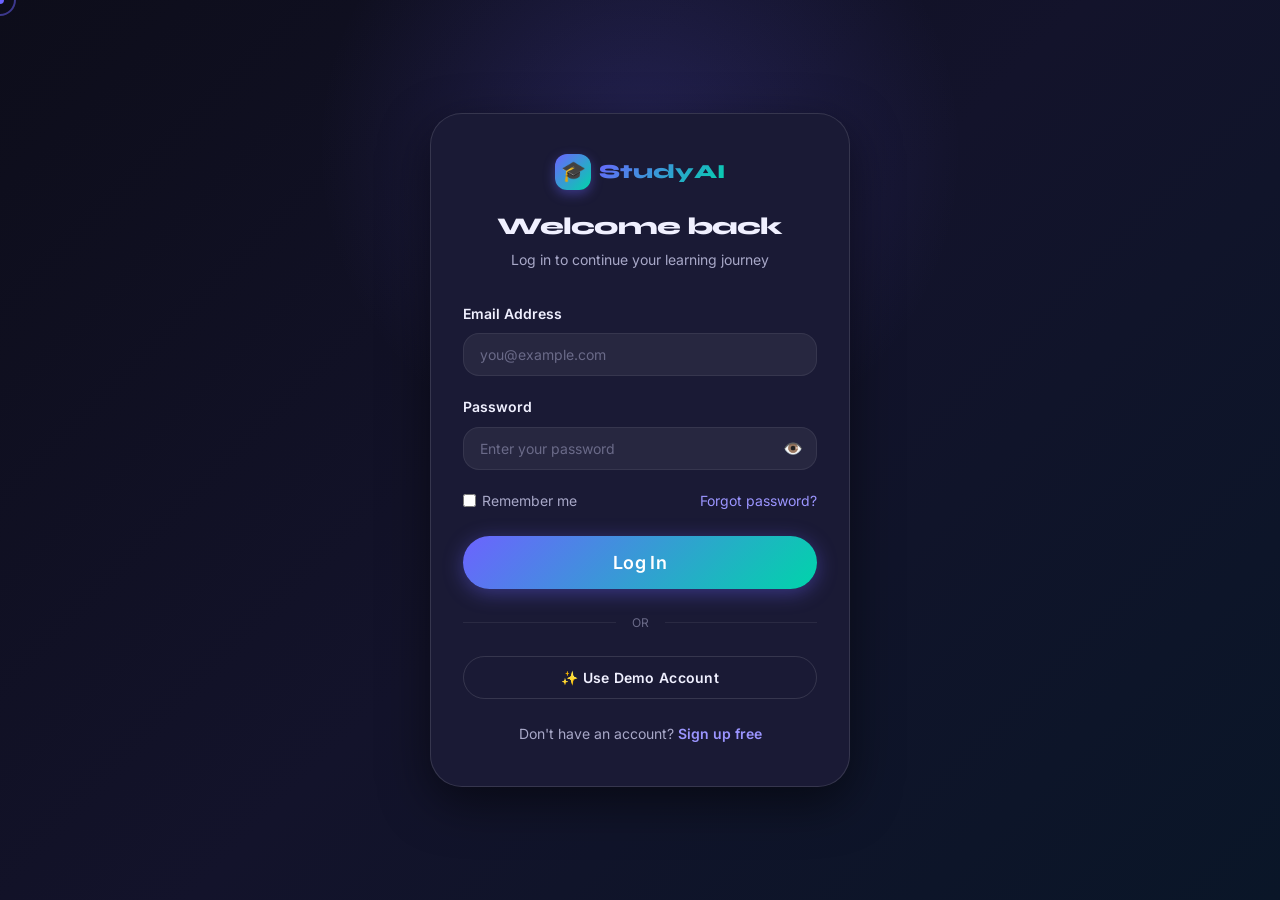
<file: index.html>
<!DOCTYPE html>
<html lang="en" data-theme="dark">
<head>
  <meta charset="UTF-8" />
  <meta name="viewport" content="width=device-width, initial-scale=1.0" />
  <meta name="description" content="StudyAI — Your AI-powered Study Assistant. Learn smarter, not harder." />
  <title>StudyAI — AI-Powered Study Assistant</title>

  <!-- CSS -->
  <link rel="stylesheet" href="css/variables.css" />
  <link rel="stylesheet" href="css/base.css" />
  <link rel="stylesheet" href="css/animations.css" />
  <link rel="stylesheet" href="css/landing.css" />

  <!-- Favicon emoji -->
  <link rel="icon" href="data:image/svg+xml,<svg xmlns='http://www.w3.org/2000/svg' viewBox='0 0 100 100'><text y='.9em' font-size='90'>🎓</text></svg>" />
</head>
<body>

  <!-- Custom Cursor -->
  <div id="cursor-dot"  aria-hidden="true"></div>
  <div id="cursor-ring" aria-hidden="true"></div>

  <!-- Scroll Progress -->
  <div id="scroll-progress" role="progressbar" aria-label="Page scroll progress"></div>

  <!-- Toast Container -->
  <div id="toast-container" aria-live="polite"></div>

  <!-- ══════════════════════════════════════
       NAVBAR
  ══════════════════════════════════════ -->
  <header class="navbar" role="banner">
    <div class="container">
      <nav class="nav-inner" aria-label="Main navigation">

        <!-- Logo -->
        <a href="index.html" class="nav-logo" aria-label="StudyAI Home">
          <div class="nav-logo-icon" aria-hidden="true">🎓</div>
          <span class="text-gradient">StudyAI</span>
        </a>

        <!-- Desktop Links -->
        <ul class="nav-links" role="list">
          <li><a href="#features"     class="nav-link">Features</a></li>
          <li><a href="#stats"        class="nav-link">Stats</a></li>
          <li><a href="#testimonials" class="nav-link">Testimonials</a></li>
          <li><a href="#pricing"      class="nav-link">Pricing</a></li>
          <li><a href="#faq"          class="nav-link">FAQ</a></li>
        </ul>

        <!-- Actions -->
        <div class="nav-actions">
          <!-- Theme Toggle -->
          <button
            class="btn btn-ghost btn-icon"
            data-theme-toggle
            aria-label="Toggle dark/light mode"
            title="Toggle theme"
          >
            <span data-theme-icon aria-hidden="true">☀️</span>
          </button>

          <a href="dashboard.html" class="btn btn-outline hide-mobile">Log in</a>
          <a href="dashboard.html" class="btn btn-primary">Get Started Free</a>

          <!-- Hamburger (mobile) -->
          <button
            class="nav-menu-btn"
            id="mobile-menu-btn"
            aria-expanded="false"
            aria-controls="mobile-nav"
            aria-label="Open menu"
          >
            <span></span><span></span><span></span>
          </button>
        </div>
      </nav>
    </div>
  </header>

  <!-- Mobile Nav -->
  <nav class="mobile-nav" id="mobile-nav" aria-label="Mobile navigation">
    <a href="#features"     class="mobile-nav-link">Features</a>
    <a href="#stats"        class="mobile-nav-link">Stats</a>
    <a href="#testimonials" class="mobile-nav-link">Testimonials</a>
    <a href="#pricing"      class="mobile-nav-link">Pricing</a>
    <a href="#faq"          class="mobile-nav-link">FAQ</a>
    <a href="dashboard.html" class="btn btn-primary btn-lg" style="margin-top:1rem;text-align:center">Get Started Free</a>
  </nav>


  <!-- ══════════════════════════════════════
       HERO SECTION
  ══════════════════════════════════════ -->
  <main>
  <section class="hero" aria-labelledby="hero-title">
    <div class="hero-bg"></div>
    <div class="hero-glow" aria-hidden="true"></div>
    <div class="hero-grid" aria-hidden="true"></div>

    <div class="container">
      <div class="hero-inner">

        <!-- Left: Text -->
        <div class="hero-text anim-fade-in-up">
          <div class="hero-eyebrow">
            <span class="hero-eyebrow-dot" aria-hidden="true"></span>
            Now with GPT-4 Intelligence
          </div>

          <h1 class="hero-title" id="hero-title">
            Study Smarter<br />
            with Your<br />
            <span class="text-gradient">AI Companion</span>
          </h1>

          <p class="hero-desc">
            Transform the way you learn. Get instant explanations,
            auto-generate quizzes, create flashcards, and track your
            progress — all powered by advanced AI.
          </p>

          <div class="hero-actions">
            <a href="dashboard.html" class="btn btn-primary btn-lg">
              🚀 Start Learning Free
            </a>
            <a href="#features" class="btn btn-outline btn-lg">
              ✨ See Features
            </a>
          </div>

          <!-- Social Proof -->
          <div class="hero-social-proof">
            <div class="hero-avatars" aria-label="User avatars">
              <div class="avatar" style="background:linear-gradient(135deg,#f093fb,#f5576c);font-size:13px">A</div>
              <div class="avatar" style="background:linear-gradient(135deg,#4facfe,#00f2fe);font-size:13px">B</div>
              <div class="avatar" style="background:linear-gradient(135deg,#43e97b,#38f9d7);font-size:13px">C</div>
              <div class="avatar" style="background:linear-gradient(135deg,#fa709a,#fee140);font-size:13px">D</div>
              <div class="avatar" style="background:linear-gradient(135deg,#a18cd1,#fbc2eb);font-size:13px">+</div>
            </div>
            <p class="hero-proof-text">
              Trusted by <strong>50,000+</strong> students worldwide ⭐ 4.9/5
            </p>
          </div>
        </div>

        <!-- Right: Illustration -->
        <div class="hero-visual" aria-hidden="true">
          <!-- Background orbs -->
          <div class="hero-orb hero-orb-1"></div>
          <div class="hero-orb hero-orb-2"></div>

          <!-- Main Card -->
          <div class="hero-card-main">
            <!-- Orbit Animation -->
            <div class="orbit-container">
              <div class="orbit-ring-1">
                <div class="orbit-planet">📚</div>
              </div>
              <div class="orbit-ring-2">
                <div class="orbit-planet">💡</div>
              </div>
              <div class="orbit-center">🤖</div>
            </div>

            <!-- AI Status -->
            <div class="ai-thinking">
              <div class="loading-dots" aria-label="AI is thinking">
                <span></span><span></span><span></span>
              </div>
              <span style="font-size:0.75rem">AI is generating your quiz…</span>
            </div>
          </div>

          <!-- Floating Cards -->
          <div class="hero-card-floating hero-card-floating-1">
            <div style="font-size:11px;color:var(--txt-muted);margin-bottom:4px">⚡ Study Streak</div>
            <div style="font-size:1.4rem;font-weight:900;font-family:var(--font-display)" class="text-gradient">14 Days 🔥</div>
          </div>

          <div class="hero-card-floating hero-card-floating-2">
            <div style="font-size:11px;color:var(--txt-muted);margin-bottom:4px">📊 Score Improved</div>
            <div style="font-size:1.4rem;font-weight:900;font-family:var(--font-display);color:var(--clr-success)">+42%</div>
          </div>

          <div class="hero-card-floating hero-card-floating-3">
            <div style="font-size:11px;color:var(--txt-muted);margin-bottom:4px">🧠 Topics Mastered</div>
            <div style="font-size:1.4rem;font-weight:900;font-family:var(--font-display)" class="text-gradient">128</div>
          </div>
        </div>

      </div>
    </div>
  </section>


  <!-- ══════════════════════════════════════
       TRUSTED BY
  ══════════════════════════════════════ -->
  <section class="trusted" aria-labelledby="trusted-label">
    <div class="container">
      <p class="trusted-label" id="trusted-label">Trusted by students from top universities</p>
      <div class="trusted-logos" role="list">
        <span class="trusted-logo" role="listitem">MIT</span>
        <span class="trusted-logo" role="listitem">Stanford</span>
        <span class="trusted-logo" role="listitem">Harvard</span>
        <span class="trusted-logo" role="listitem">Oxford</span>
        <span class="trusted-logo" role="listitem">Cambridge</span>
        <span class="trusted-logo" role="listitem">Caltech</span>
        <span class="trusted-logo" role="listitem">IIT Delhi</span>
      </div>
    </div>
  </section>


  <!-- ══════════════════════════════════════
       FEATURES
  ══════════════════════════════════════ -->
  <section class="section" id="features" aria-labelledby="features-title">
    <div class="container">
      <div class="section-header">
        <div class="section-eyebrow reveal">✨ Everything You Need</div>
        <h2 class="section-title reveal delay-1" id="features-title">
          One Platform.<br /><span class="text-gradient">Infinite Possibilities.</span>
        </h2>
        <p class="section-desc reveal delay-2">
          Stop juggling multiple apps. StudyAI brings together AI chat,
          smart notes, quizzes, flashcards, and calendar — all in one place.
        </p>
      </div>

      <div class="features-grid">

        <!-- Feature 1 -->
        <article class="feature-card reveal hover-glow" style="transition-delay:.05s">
          <div class="feature-icon icon-violet">🤖</div>
          <h3 class="feature-title">AI Chat Assistant</h3>
          <p class="feature-desc">
            Ask anything. Get instant, detailed explanations in plain language.
            Supports PDF upload and voice input.
          </p>
        </article>

        <!-- Feature 2 -->
        <article class="feature-card reveal hover-glow" style="transition-delay:.1s">
          <div class="feature-icon icon-teal">📝</div>
          <h3 class="feature-title">Smart Notes</h3>
          <p class="feature-desc">
            Rich text editor with AI-powered summarization, tagging, and
            intelligent organization across subjects.
          </p>
        </article>

        <!-- Feature 3 -->
        <article class="feature-card reveal hover-glow" style="transition-delay:.15s">
          <div class="feature-icon icon-pink">🧠</div>
          <h3 class="feature-title">Quiz Generator</h3>
          <p class="feature-desc">
            Paste any text or upload a PDF — AI generates MCQ, true/false,
            and short-answer quizzes instantly.
          </p>
        </article>

        <!-- Feature 4 -->
        <article class="feature-card reveal hover-glow" style="transition-delay:.2s">
          <div class="feature-icon icon-amber">🃏</div>
          <h3 class="feature-title">Flashcards</h3>
          <p class="feature-desc">
            Spaced-repetition flashcards with flip animations. Rate cards
            by difficulty for optimized review sessions.
          </p>
        </article>

        <!-- Feature 5 -->
        <article class="feature-card reveal hover-glow" style="transition-delay:.25s">
          <div class="feature-icon icon-sky">📅</div>
          <h3 class="feature-title">Study Calendar</h3>
          <p class="feature-desc">
            Plan your study sessions, set deadlines, and get AI-suggested
            study schedules based on your goals.
          </p>
        </article>

        <!-- Feature 6 -->
        <article class="feature-card reveal hover-glow" style="transition-delay:.3s">
          <div class="feature-icon icon-green">📈</div>
          <h3 class="feature-title">Progress Analytics</h3>
          <p class="feature-desc">
            Visual charts and insights into your study habits, quiz scores,
            and mastery level across all subjects.
          </p>
        </article>

      </div>
    </div>
  </section>


  <!-- ══════════════════════════════════════
       STATS
  ══════════════════════════════════════ -->
  <section class="section stats" id="stats" aria-labelledby="stats-title">
    <div class="stats-bg-glow" aria-hidden="true"></div>
    <div class="container" style="position:relative">
      <div class="section-header" style="margin-bottom:3rem">
        <div class="section-eyebrow reveal">📊 Real Impact</div>
        <h2 class="section-title reveal delay-1" id="stats-title">
          Numbers That<br /><span class="text-gradient">Speak For Themselves</span>
        </h2>
      </div>

      <div class="stats-grid">
        <div class="stat-card reveal">
          <div class="stat-number" data-count="50" data-suffix="K+">0</div>
          <div class="stat-label">Active Students</div>
        </div>
        <div class="stat-card reveal delay-1">
          <div class="stat-number" data-count="2.4" data-suffix="M+" data-decimals="1">0</div>
          <div class="stat-label">Quizzes Generated</div>
        </div>
        <div class="stat-card reveal delay-2">
          <div class="stat-number" data-count="42" data-suffix="%">0</div>
          <div class="stat-label">Average Score Improvement</div>
        </div>
        <div class="stat-card reveal delay-3">
          <div class="stat-number" data-count="4.9" data-suffix="★" data-decimals="1">0</div>
          <div class="stat-label">User Rating</div>
        </div>
      </div>
    </div>
  </section>


  <!-- ══════════════════════════════════════
       TESTIMONIALS
  ══════════════════════════════════════ -->
  <section class="section" id="testimonials" aria-labelledby="test-title">
    <div class="container">
      <div class="section-header">
        <div class="section-eyebrow reveal">💬 Student Stories</div>
        <h2 class="section-title reveal delay-1" id="test-title">
          Loved by <span class="text-gradient">Students Worldwide</span>
        </h2>
        <p class="section-desc reveal delay-2">
          Real students, real results. See how StudyAI has transformed the way people learn.
        </p>
      </div>

      <div class="testimonials-grid">

        <article class="testimonial-card reveal">
          <div class="testimonial-stars" aria-label="5 out of 5 stars">⭐⭐⭐⭐⭐</div>
          <p class="testimonial-quote">
            "StudyAI completely changed how I prepare for exams. The quiz generator
            alone saved me hours every week. My GPA went from 3.1 to 3.8 in one semester!"
          </p>
          <div class="testimonial-author">
            <div class="avatar avatar-md" style="background:linear-gradient(135deg,#f093fb,#f5576c)">A</div>
            <div>
              <div class="testimonial-name">Ayesha Rahman</div>
              <div class="testimonial-role">Computer Science, MIT</div>
            </div>
          </div>
        </article>

        <article class="testimonial-card reveal delay-1">
          <div class="testimonial-stars" aria-label="5 out of 5 stars">⭐⭐⭐⭐⭐</div>
          <p class="testimonial-quote">
            "I used to struggle with complex topics in physics. The AI explains
            things in simple terms and the flashcards help me retain everything.
            Absolutely worth it!"
          </p>
          <div class="testimonial-author">
            <div class="avatar avatar-md" style="background:linear-gradient(135deg,#4facfe,#00f2fe)">J</div>
            <div>
              <div class="testimonial-name">James Okafor</div>
              <div class="testimonial-role">Physics, Oxford</div>
            </div>
          </div>
        </article>

        <article class="testimonial-card reveal delay-2">
          <div class="testimonial-stars" aria-label="5 out of 5 stars">⭐⭐⭐⭐⭐</div>
          <p class="testimonial-quote">
            "The AI calendar feature is incredible. It plans my study schedule
            based on my exams. I never miss a deadline and feel so much less
            stressed about studying."
          </p>
          <div class="testimonial-author">
            <div class="avatar avatar-md" style="background:linear-gradient(135deg,#43e97b,#38f9d7)">S</div>
            <div>
              <div class="testimonial-name">Sara Kim</div>
              <div class="testimonial-role">Pre-Med, Stanford</div>
            </div>
          </div>
        </article>

      </div>
    </div>
  </section>


  <!-- ══════════════════════════════════════
       PRICING
  ══════════════════════════════════════ -->
  <section class="section" id="pricing" aria-labelledby="pricing-title">
    <div class="container">
      <div class="section-header">
        <div class="section-eyebrow reveal">💳 Simple Pricing</div>
        <h2 class="section-title reveal delay-1" id="pricing-title">
          Start Free.<br /><span class="text-gradient">Upgrade Anytime.</span>
        </h2>
        <p class="section-desc reveal delay-2">
          No credit card required. Cancel anytime. 7-day free trial on Pro.
        </p>

        <!-- Billing Toggle -->
        <div class="reveal delay-3" style="display:flex;align-items:center;justify-content:center;gap:12px;margin-bottom:2rem">
          <span style="font-size:0.875rem;color:var(--txt-secondary)">Monthly</span>
          <label class="toggle" style="width:52px;height:28px" title="Toggle annual billing">
            <input type="checkbox" id="pricing-toggle" aria-label="Toggle annual billing" />
            <span class="toggle-track"></span>
          </label>
          <span style="font-size:0.875rem;color:var(--txt-secondary)">
            Annual <span class="badge badge-accent" style="font-size:10px">Save 20%</span>
          </span>
        </div>
      </div>

      <div class="pricing-grid">

        <!-- Starter -->
        <div class="pricing-card reveal">
          <div class="pricing-tier">Starter</div>
          <div class="pricing-price">
            <sup>$</sup><span data-price="starter">0</span>
            <span data-billing="/month">/month</span>
          </div>
          <p class="pricing-desc">Perfect for casual learners getting started.</p>
          <ul class="pricing-features">
            <li class="pricing-feature"><span class="pricing-feature-check">✓</span> 50 AI messages/month</li>
            <li class="pricing-feature"><span class="pricing-feature-check">✓</span> 10 Notes</li>
            <li class="pricing-feature"><span class="pricing-feature-check">✓</span> 5 Quiz generations</li>
            <li class="pricing-feature"><span class="pricing-feature-check">✓</span> Basic flashcards</li>
            <li class="pricing-feature disabled"><span class="pricing-feature-check">✗</span> PDF upload</li>
            <li class="pricing-feature disabled"><span class="pricing-feature-check">✗</span> Voice input</li>
            <li class="pricing-feature disabled"><span class="pricing-feature-check">✗</span> Analytics dashboard</li>
          </ul>
          <a href="dashboard.html" class="btn btn-outline" style="width:100%;justify-content:center">Get Started Free</a>
        </div>

        <!-- Pro (Popular) -->
        <div class="pricing-card popular reveal delay-1">
          <div class="pricing-popular-badge">Most Popular</div>
          <div class="pricing-tier">Pro</div>
          <div class="pricing-price">
            <sup>$</sup><span data-price="pro">19</span>
            <span data-billing="/month">/month</span>
          </div>
          <p class="pricing-desc">For serious students who want maximum results.</p>
          <ul class="pricing-features">
            <li class="pricing-feature"><span class="pricing-feature-check">✓</span> Unlimited AI messages</li>
            <li class="pricing-feature"><span class="pricing-feature-check">✓</span> Unlimited notes</li>
            <li class="pricing-feature"><span class="pricing-feature-check">✓</span> Unlimited quizzes</li>
            <li class="pricing-feature"><span class="pricing-feature-check">✓</span> Smart flashcards</li>
            <li class="pricing-feature"><span class="pricing-feature-check">✓</span> PDF & file upload</li>
            <li class="pricing-feature"><span class="pricing-feature-check">✓</span> Voice input</li>
            <li class="pricing-feature"><span class="pricing-feature-check">✓</span> Full analytics</li>
          </ul>
          <a href="dashboard.html" class="btn btn-primary" style="width:100%;justify-content:center">Start 7-Day Free Trial</a>
        </div>

        <!-- Team -->
        <div class="pricing-card reveal delay-2">
          <div class="pricing-tier">Team</div>
          <div class="pricing-price">
            <sup>$</sup><span data-price="team">49</span>
            <span data-billing="/month">/month</span>
          </div>
          <p class="pricing-desc">For study groups, classes, and institutions.</p>
          <ul class="pricing-features">
            <li class="pricing-feature"><span class="pricing-feature-check">✓</span> Everything in Pro</li>
            <li class="pricing-feature"><span class="pricing-feature-check">✓</span> Up to 20 members</li>
            <li class="pricing-feature"><span class="pricing-feature-check">✓</span> Shared workspaces</li>
            <li class="pricing-feature"><span class="pricing-feature-check">✓</span> Admin dashboard</li>
            <li class="pricing-feature"><span class="pricing-feature-check">✓</span> Priority support</li>
            <li class="pricing-feature"><span class="pricing-feature-check">✓</span> Custom branding</li>
            <li class="pricing-feature"><span class="pricing-feature-check">✓</span> API access</li>
          </ul>
          <a href="dashboard.html" class="btn btn-outline" style="width:100%;justify-content:center">Contact Sales</a>
        </div>

      </div>
    </div>
  </section>


  <!-- ══════════════════════════════════════
       FAQ
  ══════════════════════════════════════ -->
  <section class="section" id="faq" aria-labelledby="faq-title">
    <div class="container">
      <div class="section-header">
        <div class="section-eyebrow reveal">❓ FAQ</div>
        <h2 class="section-title reveal delay-1" id="faq-title">
          Got <span class="text-gradient">Questions?</span>
        </h2>
        <p class="section-desc reveal delay-2">
          Everything you need to know about StudyAI.
        </p>
      </div>

      <div class="faq-list reveal">

        <div class="faq-item">
          <button class="faq-q" aria-expanded="false">
            Is StudyAI really free to use?
            <span class="faq-icon" aria-hidden="true">+</span>
          </button>
          <div class="faq-a" role="region">
            Yes! The Starter plan is completely free with no credit card required.
            You get 50 AI messages, 10 notes, and 5 quiz generations per month.
            Upgrade to Pro for unlimited access.
          </div>
        </div>

        <div class="faq-item">
          <button class="faq-q" aria-expanded="false">
            What file types can I upload to the AI?
            <span class="faq-icon" aria-hidden="true">+</span>
          </button>
          <div class="faq-a" role="region">
            Pro and Team users can upload PDFs, Word documents (.docx), plain text files (.txt),
            and images. The AI will analyze the content and answer your questions about it.
          </div>
        </div>

        <div class="faq-item">
          <button class="faq-q" aria-expanded="false">
            How accurate is the AI?
            <span class="faq-icon" aria-hidden="true">+</span>
          </button>
          <div class="faq-a" role="region">
            StudyAI uses GPT-4 under the hood, which is one of the most accurate AI models
            available. That said, AI can sometimes make mistakes — we always recommend
            verifying critical information with your textbooks or instructors.
          </div>
        </div>

        <div class="faq-item">
          <button class="faq-q" aria-expanded="false">
            Can I cancel my subscription anytime?
            <span class="faq-icon" aria-hidden="true">+</span>
          </button>
          <div class="faq-a" role="region">
            Absolutely! You can cancel your subscription at any time from your account
            settings. You'll retain access to Pro features until the end of your
            billing period. No hidden fees or cancellation charges.
          </div>
        </div>

        <div class="faq-item">
          <button class="faq-q" aria-expanded="false">
            Is my data private and secure?
            <span class="faq-icon" aria-hidden="true">+</span>
          </button>
          <div class="faq-a" role="region">
            Yes. We take privacy very seriously. Your notes and conversations are encrypted
            at rest and in transit. We never sell your data to third parties. You can
            delete your account and all data at any time.
          </div>
        </div>

        <div class="faq-item">
          <button class="faq-q" aria-expanded="false">
            Does StudyAI work on mobile?
            <span class="faq-icon" aria-hidden="true">+</span>
          </button>
          <div class="faq-a" role="region">
            Yes! StudyAI is fully responsive and works great on all devices —
            desktop, tablet, and mobile. A native mobile app is also on our roadmap.
          </div>
        </div>

      </div>
    </div>
  </section>


  <!-- ══════════════════════════════════════
       FOOTER
  ══════════════════════════════════════ -->
  <footer class="footer" role="contentinfo">
    <div class="container">
      <div class="footer-grid">

        <!-- Brand -->
        <div>
          <a href="index.html" class="nav-logo" style="display:inline-flex;margin-bottom:1rem">
            <div class="nav-logo-icon" aria-hidden="true">🎓</div>
            <span class="text-gradient">StudyAI</span>
          </a>
          <p class="footer-brand-desc">
            Your AI-powered study companion. Learn smarter, retain more,
            and achieve your academic goals faster.
          </p>
          <div class="footer-social" style="margin-top:1.5rem">
            <a href="#" class="footer-social-btn" aria-label="Twitter">𝕏</a>
            <a href="#" class="footer-social-btn" aria-label="LinkedIn">in</a>
            <a href="#" class="footer-social-btn" aria-label="GitHub">⌘</a>
            <a href="#" class="footer-social-btn" aria-label="Discord">💬</a>
          </div>
        </div>

        <!-- Product -->
        <div>
          <h3 class="footer-heading">Product</h3>
          <ul class="footer-links">
            <li><a href="dashboard.html" class="footer-link">Dashboard</a></li>
            <li><a href="chat.html"      class="footer-link">AI Chat</a></li>
            <li><a href="notes.html"     class="footer-link">Notes</a></li>
            <li><a href="quiz.html"      class="footer-link">Quiz Generator</a></li>
            <li><a href="flashcards.html"class="footer-link">Flashcards</a></li>
            <li><a href="calendar.html"  class="footer-link">Calendar</a></li>
          </ul>
        </div>

        <!-- Company -->
        <div>
          <h3 class="footer-heading">Company</h3>
          <ul class="footer-links">
            <li><a href="#" class="footer-link">About Us</a></li>
            <li><a href="#" class="footer-link">Blog</a></li>
            <li><a href="#" class="footer-link">Careers</a></li>
            <li><a href="#" class="footer-link">Press</a></li>
            <li><a href="#" class="footer-link">Contact</a></li>
          </ul>
        </div>

        <!-- Legal -->
        <div>
          <h3 class="footer-heading">Legal</h3>
          <ul class="footer-links">
            <li><a href="#" class="footer-link">Privacy Policy</a></li>
            <li><a href="#" class="footer-link">Terms of Service</a></li>
            <li><a href="#" class="footer-link">Cookie Policy</a></li>
            <li><a href="#" class="footer-link">Refund Policy</a></li>
          </ul>
        </div>

      </div>

      <div class="footer-bottom">
        <p>© 2025 StudyAI. All rights reserved. Made with ❤️ for students.</p>
        <div style="display:flex;align-items:center;gap:1rem">
          <button class="btn btn-ghost btn-sm" data-theme-toggle aria-label="Toggle theme">
            <span data-theme-icon aria-hidden="true">☀️</span>
            <span>Toggle Theme</span>
          </button>
        </div>
      </div>
    </div>
  </footer>
  </main>

  <!-- Floating Action Button -->
  <button id="fab" aria-label="Quick start AI chat" title="Open AI Chat" onclick="window.location.href='chat.html'">
    🤖
  </button>
  <script src="js/auth.js"></script>
<script>
  // Protect this page — redirect to login if not authenticated
  if (!requireAuth()) { document.write(''); }
  document.addEventListener('DOMContentLoaded', renderSidebarUser);
</script>

  <!-- Scripts -->
  <script src="js/main.js"></script>
</body>
</html>
</file>
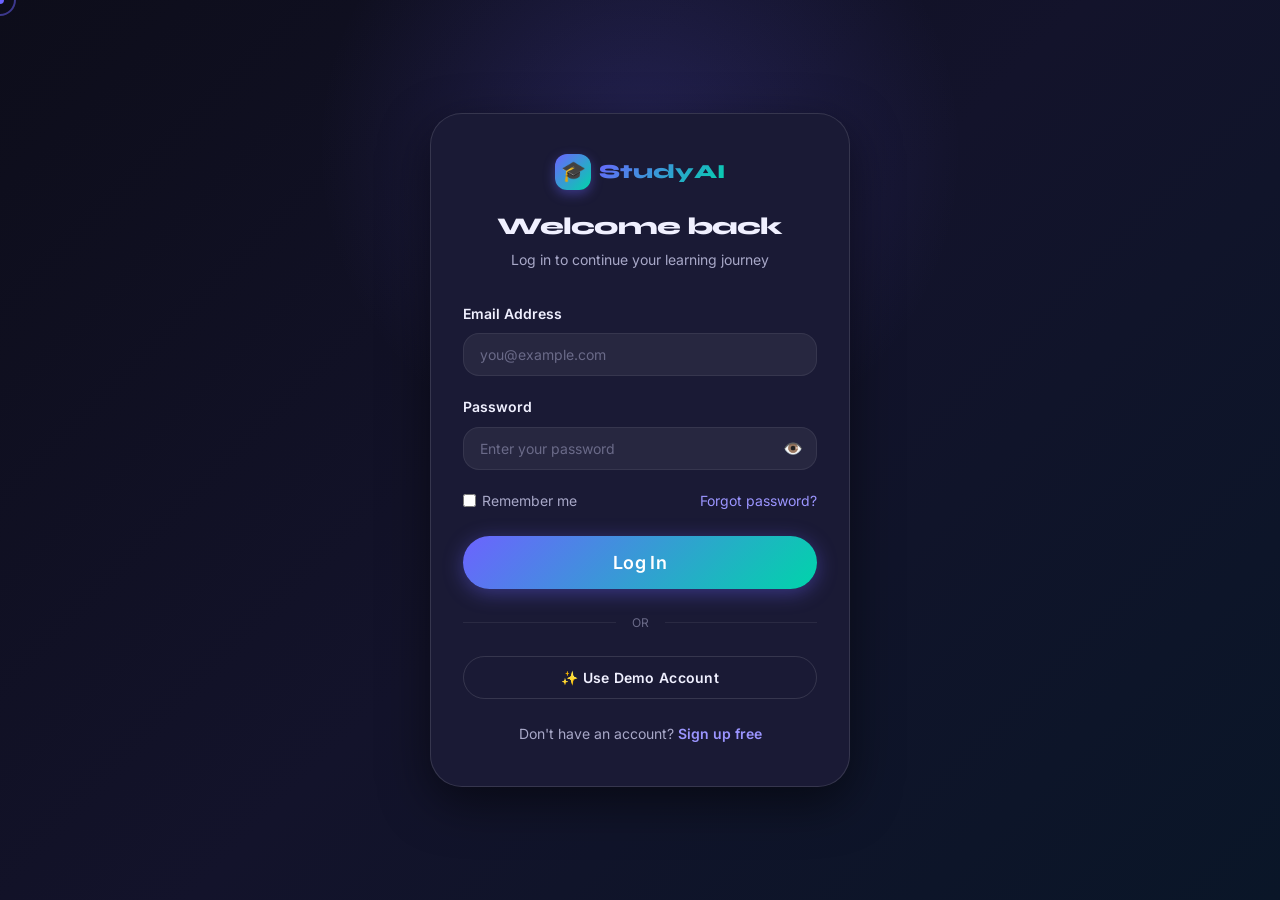
<file: calendar.html>
<!DOCTYPE html>
<html lang="en" data-theme="dark">
<head>
  <meta charset="UTF-8" />
  <meta name="viewport" content="width=device-width, initial-scale=1.0" />
  <meta name="description" content="Calendar — Plan and track your study schedule." />
  <title>Calendar — StudyAI</title>

  <link rel="stylesheet" href="css/variables.css" />
  <link rel="stylesheet" href="css/base.css" />
  <link rel="stylesheet" href="css/animations.css" />
  <link rel="stylesheet" href="css/dashboard.css" />

  <link rel="icon" href="data:image/svg+xml,<svg xmlns='http://www.w3.org/2000/svg' viewBox='0 0 100 100'><text y='.9em' font-size='90'>🎓</text></svg>" />
</head>
<body>

  <div id="cursor-dot" aria-hidden="true"></div>
  <div id="cursor-ring" aria-hidden="true"></div>
  <div id="scroll-progress" role="progressbar" aria-label="Page scroll progress"></div>
  <div id="toast-container" aria-live="polite"></div>
  <div class="sidebar-overlay" aria-hidden="true"></div>

  <div class="app-layout">

    <!-- SIDEBAR -->
    <aside class="sidebar" aria-label="Main sidebar navigation">
      <a href="index.html" class="sidebar-logo">
        <div class="sidebar-logo-icon" aria-hidden="true">🎓</div>
        <span class="text-gradient">StudyAI</span>
      </a>

      <nav class="sidebar-nav" aria-label="Dashboard navigation">
        <p class="sidebar-section-label">Main</p>
        <a href="dashboard.html" class="sidebar-link">
          <span class="sidebar-link-icon" aria-hidden="true">📊</span>
          Dashboard
        </a>
        <a href="chat.html" class="sidebar-link">
          <span class="sidebar-link-icon" aria-hidden="true">🤖</span>
          AI Chat
          <span class="sidebar-badge">New</span>
        </a>

        <p class="sidebar-section-label">Study Tools</p>
        <a href="notes.html" class="sidebar-link">
          <span class="sidebar-link-icon" aria-hidden="true">📝</span>
          Notes
        </a>
        <a href="quiz.html" class="sidebar-link">
          <span class="sidebar-link-icon" aria-hidden="true">🧠</span>
          Quiz Generator
        </a>
        <a href="flashcards.html" class="sidebar-link">
          <span class="sidebar-link-icon" aria-hidden="true">🃏</span>
          Flashcards
        </a>
        <a href="calendar.html" class="sidebar-link active">
          <span class="sidebar-link-icon" aria-hidden="true">📅</span>
          Calendar
        </a>

        <p class="sidebar-section-label">Account</p>
        <a href="profile.html" class="sidebar-link">
          <span class="sidebar-link-icon" aria-hidden="true">👤</span>
          Profile
        </a>
        <a href="settings.html" class="sidebar-link">
          <span class="sidebar-link-icon" aria-hidden="true">⚙️</span>
          Settings
        </a>
      </nav>

     <div class="sidebar-footer">
  <a href="profile.html" class="sidebar-user">
    <div class="avatar avatar-md" data-user-avatar style="background:var(--grad-primary)">SA</div>
    <div class="sidebar-user-info">
      <div class="sidebar-user-name" data-user-name>Loading…</div>
      <div class="sidebar-user-role" data-user-plan>Free Plan</div>
    </div>
  </a>
  <button class="btn btn-ghost btn-sm" data-logout style="width:100%;justify-content:center;margin-top:0.5rem;color:var(--clr-danger)">
    🚪 Log Out
  </button>
</div>
    </aside>

    <!-- MAIN -->
    <div class="main">

      <!-- TOPBAR -->
      <header class="topbar">
        <div class="topbar-left">
          <button class="hamburger" aria-label="Toggle sidebar">
            <span></span><span></span><span></span>
          </button>
          <h1 class="topbar-title">Calendar</h1>
        </div>

        <div class="topbar-right">
          <button class="btn btn-primary btn-sm" onclick="openModal('event-modal')">
            + Add Event
          </button>
          <button class="topbar-icon-btn" data-theme-toggle aria-label="Toggle theme" title="Toggle theme">
            <span data-theme-icon aria-hidden="true">☀️</span>
          </button>
          <button class="topbar-icon-btn" id="notif-btn" aria-label="Notifications" title="Notifications">
            🔔
            <span class="notif-count">3</span>
          </button>
        </div>

        <div class="notif-panel" id="notif-panel" role="region" aria-label="Notifications">
          <div class="notif-header">
            <strong style="font-size:0.9rem">Notifications</strong>
          </div>
          <div class="notif-item">
            <span class="notif-dot unread" aria-hidden="true"></span>
            <div>
              <div style="font-size:0.85rem;font-weight:600">Upcoming exam</div>
              <div style="font-size:0.75rem;color:var(--txt-muted)">Chemistry midterm in 3 days</div>
            </div>
          </div>
        </div>
      </header>

      <!-- PAGE CONTENT -->
      <main class="page-content">

        <div class="cal-page-grid">

          <!-- Full Calendar -->
          <div class="card reveal">
            <div class="cal-header">
              <h2 style="font-size:1.25rem;font-weight:700">June 2026</h2>
              <div class="cal-nav">
                <button class="cal-nav-btn" aria-label="Previous month" style="width:36px;height:36px">‹</button>
                <button class="btn btn-ghost btn-sm">Today</button>
                <button class="cal-nav-btn" aria-label="Next month" style="width:36px;height:36px">›</button>
              </div>
            </div>

            <div class="cal-full-grid">
              <div class="cal-cell-header">Sun</div>
              <div class="cal-cell-header">Mon</div>
              <div class="cal-cell-header">Tue</div>
              <div class="cal-cell-header">Wed</div>
              <div class="cal-cell-header">Thu</div>
              <div class="cal-cell-header">Fri</div>
              <div class="cal-cell-header">Sat</div>

              <div class="cal-cell"><div class="cal-cell-num">31</div></div>
              <div class="cal-cell"><div class="cal-cell-num">1</div></div>
              <div class="cal-cell"><div class="cal-cell-num">2</div></div>
              <div class="cal-cell"><div class="cal-cell-num">3</div></div>
              <div class="cal-cell"><div class="cal-cell-num">4</div></div>
              <div class="cal-cell"><div class="cal-cell-num">5</div><div class="cal-event cal-event-violet">Math Quiz</div></div>
              <div class="cal-cell"><div class="cal-cell-num">6</div></div>

              <div class="cal-cell"><div class="cal-cell-num">7</div></div>
              <div class="cal-cell"><div class="cal-cell-num">8</div></div>
              <div class="cal-cell"><div class="cal-cell-num">9</div><div class="cal-event cal-event-teal">Study Group</div></div>
              <div class="cal-cell"><div class="cal-cell-num">10</div></div>
              <div class="cal-cell"><div class="cal-cell-num">11</div></div>
              <div class="cal-cell"><div class="cal-cell-num">12</div></div>
              <div class="cal-cell"><div class="cal-cell-num">13</div></div>

              <div class="cal-cell"><div class="cal-cell-num">14</div></div>
              <div class="cal-cell"><div class="cal-cell-num">15</div></div>
              <div class="cal-cell"><div class="cal-cell-num">16</div></div>
              <div class="cal-cell"><div class="cal-cell-num">17</div></div>
              <div class="cal-cell"><div class="cal-cell-num">18</div><div class="cal-event cal-event-pink">Essay Due</div></div>
              <div class="cal-cell"><div class="cal-cell-num">19</div></div>
              <div class="cal-cell"><div class="cal-cell-num">20</div></div>

              <div class="cal-cell"><div class="cal-cell-num">21</div></div>
              <div class="cal-cell"><div class="cal-cell-num">22</div></div>
              <div class="cal-cell"><div class="cal-cell-num">23</div><div class="cal-event cal-event-violet">Chem Midterm</div></div>
              <div class="cal-cell today"><div class="cal-cell-num">24</div><div class="cal-event cal-event-teal">Study Session</div></div>
              <div class="cal-cell"><div class="cal-cell-num">25</div></div>
              <div class="cal-cell"><div class="cal-cell-num">26</div></div>
              <div class="cal-cell"><div class="cal-cell-num">27</div><div class="cal-event cal-event-pink">History Test</div></div>

              <div class="cal-cell"><div class="cal-cell-num">28</div></div>
              <div class="cal-cell"><div class="cal-cell-num">29</div></div>
              <div class="cal-cell"><div class="cal-cell-num">30</div></div>
              <div class="cal-cell"><div class="cal-cell-num">1</div></div>
              <div class="cal-cell"><div class="cal-cell-num">2</div></div>
              <div class="cal-cell"><div class="cal-cell-num">3</div></div>
              <div class="cal-cell"><div class="cal-cell-num">4</div></div>
            </div>
          </div>

          <!-- Sidebar: Upcoming Events -->
          <div style="display:flex;flex-direction:column;gap:1.5rem">

            <div class="card reveal delay-1">
              <div class="card-header">
                <div class="card-title">Upcoming Events</div>
              </div>
              <div class="note-list">
                <div class="note-item">
                  <div class="note-item-icon icon-violet" aria-hidden="true">📐</div>
                  <div>
                    <div class="note-item-title">Math Quiz</div>
                    <div class="note-item-meta">June 5 · 10:00 AM</div>
                  </div>
                </div>
                <div class="note-item">
                  <div class="note-item-icon icon-teal" aria-hidden="true">👥</div>
                  <div>
                    <div class="note-item-title">Study Group</div>
                    <div class="note-item-meta">June 9 · 4:00 PM</div>
                  </div>
                </div>
                <div class="note-item">
                  <div class="note-item-icon icon-pink" aria-hidden="true">✍️</div>
                  <div>
                    <div class="note-item-title">Essay Due</div>
                    <div class="note-item-meta">June 18 · 11:59 PM</div>
                  </div>
                </div>
                <div class="note-item">
                  <div class="note-item-icon icon-amber" aria-hidden="true">⚗️</div>
                  <div>
                    <div class="note-item-title">Chemistry Midterm</div>
                    <div class="note-item-meta">June 23 · 9:00 AM</div>
                  </div>
                </div>
              </div>
            </div>

            <div class="card reveal delay-2">
              <div class="card-header">
                <div class="card-title">🤖 AI Study Plan</div>
              </div>
              <p style="font-size:0.85rem;color:var(--txt-secondary);line-height:1.7;margin-bottom:1rem">
                Based on your upcoming Chemistry Midterm, I suggest dedicating
                2 hours daily to review starting this week.
              </p>
              <button class="btn btn-primary btn-sm" style="width:100%;justify-content:center" onclick="toast('📅 AI study plan added to calendar','success')">
                Generate Study Plan
              </button>
            </div>

          </div>

        </div>
      </main>
    </div>
  </div>

  <!-- Add Event Modal -->
  <div class="modal-overlay" id="event-modal">
    <div class="modal">
      <div class="modal-header">
        <h2 class="modal-title">Add New Event</h2>
        <button class="btn btn-ghost btn-icon" onclick="closeModal('event-modal')" aria-label="Close modal">✕</button>
      </div>
      <div style="display:flex;flex-direction:column;gap:1rem">
        <div>
          <label style="font-size:0.8rem;font-weight:600;display:block;margin-bottom:0.5rem">Event Title</label>
          <input type="text" class="input" placeholder="e.g. Physics Exam" />
        </div>
        <div style="display:grid;grid-template-columns:1fr 1fr;gap:1rem">
          <div>
            <label style="font-size:0.8rem;font-weight:600;display:block;margin-bottom:0.5rem">Date</label>
            <input type="date" class="input" />
          </div>
          <div>
            <label style="font-size:0.8rem;font-weight:600;display:block;margin-bottom:0.5rem">Time</label>
            <input type="time" class="input" />
          </div>
        </div>
        <div>
          <label style="font-size:0.8rem;font-weight:600;display:block;margin-bottom:0.5rem">Category</label>
          <select class="input">
            <option>📐 Exam</option>
            <option>👥 Study Group</option>
            <option>✍️ Assignment</option>
            <option>📚 Study Session</option>
          </select>
        </div>
        <button class="btn btn-primary" style="width:100%;justify-content:center;margin-top:0.5rem"
          onclick="closeModal('event-modal'); toast('✅ Event added to calendar','success')">
          Add Event
        </button>
      </div>
    </div>
  </div>

  <button id="fab" aria-label="Quick start AI chat" title="Open AI Chat" onclick="window.location.href='chat.html'">
    🤖
  </button>

  <script src="js/auth.js"></script>
<script>
  // Protect this page — redirect to login if not authenticated
  if (!requireAuth()) { document.write(''); }
  document.addEventListener('DOMContentLoaded', renderSidebarUser);
</script>

  <script src="js/main.js"></script>
</body>
</html>
</file>
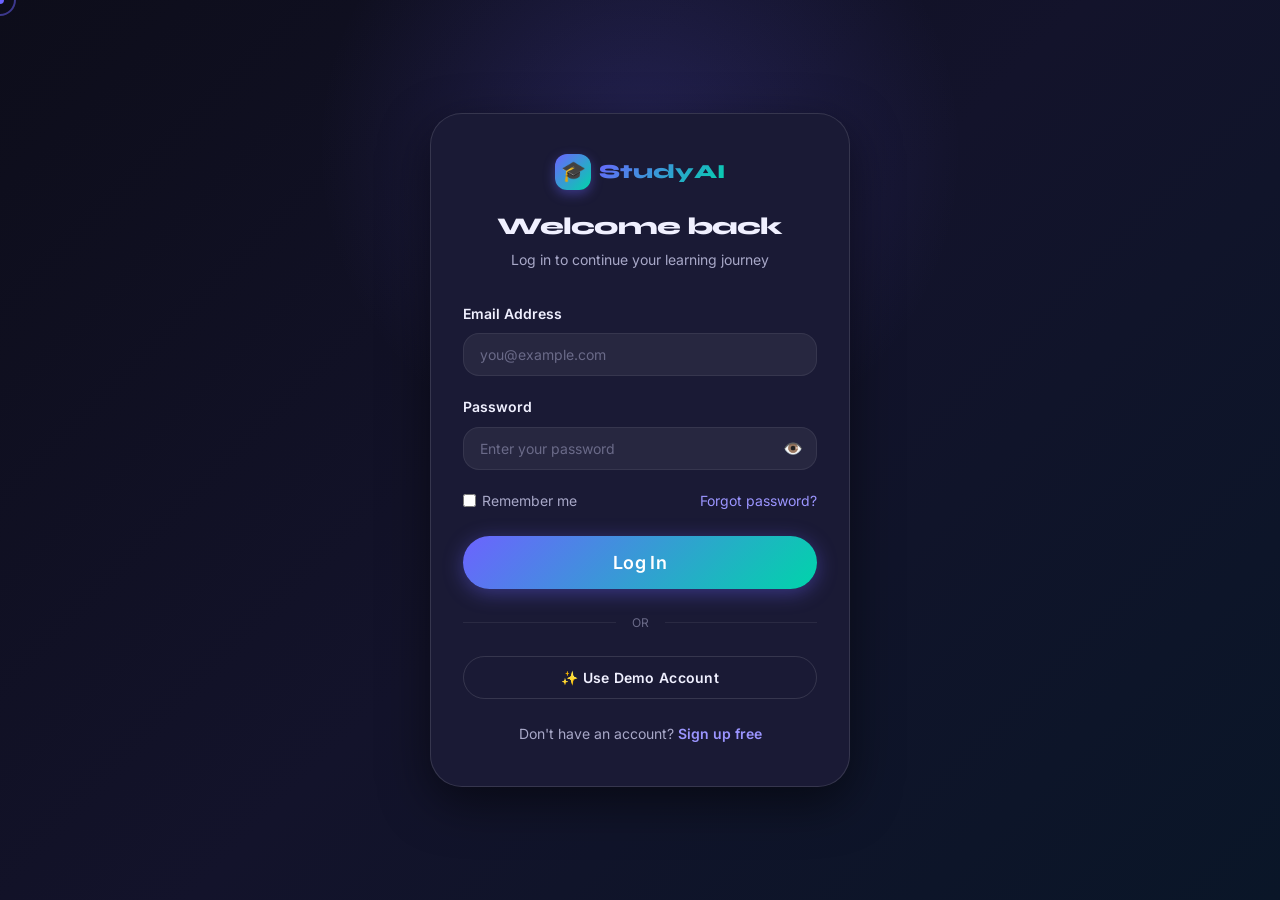
<file: dashboard.html>
<!DOCTYPE html>
<html lang="en" data-theme="dark">
<head>
  <meta charset="UTF-8" />
  <meta name="viewport" content="width=device-width, initial-scale=1.0" />
  <meta name="description" content="StudyAI Dashboard — Track your study progress, notes, tasks and AI assistant." />
  <title>Dashboard — StudyAI</title>

  <link rel="stylesheet" href="css/variables.css" />
  <link rel="stylesheet" href="css/base.css" />
  <link rel="stylesheet" href="css/animations.css" />
  <link rel="stylesheet" href="css/dashboard.css" />

  <link rel="icon" href="data:image/svg+xml,<svg xmlns='http://www.w3.org/2000/svg' viewBox='0 0 100 100'><text y='.9em' font-size='90'>🎓</text></svg>" />
</head>
<body>

  <!-- Custom Cursor -->
  <div id="cursor-dot" aria-hidden="true"></div>
  <div id="cursor-ring" aria-hidden="true"></div>

  <!-- Scroll Progress -->
  <div id="scroll-progress" role="progressbar" aria-label="Page scroll progress"></div>

  <!-- Toast Container -->
  <div id="toast-container" aria-live="polite"></div>

  <!-- Sidebar Overlay (mobile) -->
  <div class="sidebar-overlay" aria-hidden="true"></div>

  <div class="app-layout">

    <!-- ══════════════════════════════════════
         SIDEBAR
    ══════════════════════════════════════ -->
    <aside class="sidebar" aria-label="Main sidebar navigation">

      <a href="index.html" class="sidebar-logo">
        <div class="sidebar-logo-icon" aria-hidden="true">🎓</div>
        <span class="text-gradient">StudyAI</span>
      </a>

      <nav class="sidebar-nav" aria-label="Dashboard navigation">

        <p class="sidebar-section-label">Main</p>
        <a href="dashboard.html" class="sidebar-link active">
          <span class="sidebar-link-icon" aria-hidden="true">📊</span>
          Dashboard
        </a>
        <a href="chat.html" class="sidebar-link">
          <span class="sidebar-link-icon" aria-hidden="true">🤖</span>
          AI Chat
          <span class="sidebar-badge">New</span>
        </a>

        <p class="sidebar-section-label">Study Tools</p>
        <a href="notes.html" class="sidebar-link">
          <span class="sidebar-link-icon" aria-hidden="true">📝</span>
          Notes
        </a>
        <a href="quiz.html" class="sidebar-link">
          <span class="sidebar-link-icon" aria-hidden="true">🧠</span>
          Quiz Generator
        </a>
        <a href="flashcards.html" class="sidebar-link">
          <span class="sidebar-link-icon" aria-hidden="true">🃏</span>
          Flashcards
        </a>
        <a href="calendar.html" class="sidebar-link">
          <span class="sidebar-link-icon" aria-hidden="true">📅</span>
          Calendar
        </a>

        <p class="sidebar-section-label">Account</p>
        <a href="profile.html" class="sidebar-link">
          <span class="sidebar-link-icon" aria-hidden="true">👤</span>
          Profile
        </a>
        <a href="settings.html" class="sidebar-link">
          <span class="sidebar-link-icon" aria-hidden="true">⚙️</span>
          Settings
        </a>
      </nav>

     <div class="sidebar-footer">
  <a href="profile.html" class="sidebar-user">
    <div class="avatar avatar-md" data-user-avatar style="background:var(--grad-primary)">SA</div>
    <div class="sidebar-user-info">
      <div class="sidebar-user-name" data-user-name>Loading…</div>
      <div class="sidebar-user-role" data-user-plan>Free Plan</div>
    </div>
  </a>
  <button class="btn btn-ghost btn-sm" data-logout style="width:100%;justify-content:center;margin-top:0.5rem;color:var(--clr-danger)">
    🚪 Log Out
  </button>
</div>
    </aside>

    <!-- ══════════════════════════════════════
         MAIN CONTENT
    ══════════════════════════════════════ -->
    <div class="main">

      <!-- TOPBAR -->
      <header class="topbar">
        <div class="topbar-left">
          <button class="hamburger" aria-label="Toggle sidebar">
            <span></span><span></span><span></span>
          </button>
          <h1 class="topbar-title">Dashboard</h1>
          <div class="topbar-search input-group hide-mobile">
            <span class="input-icon" aria-hidden="true">🔍</span>
            <input type="text" class="input" placeholder="Search notes, topics, flashcards…" aria-label="Search" />
          </div>
        </div>

        <div class="topbar-right">
          <button class="topbar-icon-btn" data-theme-toggle aria-label="Toggle theme" title="Toggle theme">
            <span data-theme-icon aria-hidden="true">☀️</span>
          </button>

          <button class="topbar-icon-btn" id="notif-btn" aria-label="Notifications" title="Notifications">
            🔔
            <span class="notif-count">3</span>
          </button>

          <a href="profile.html" class="avatar avatar-sm hide-mobile" style="background:var(--grad-primary)">SA</a>
        </div>

        <!-- Notification Panel -->
        <div class="notif-panel" id="notif-panel" role="region" aria-label="Notifications">
          <div class="notif-header">
            <strong style="font-size:0.9rem">Notifications</strong>
            <button class="btn btn-ghost btn-sm" style="font-size:11px">Mark all read</button>
          </div>
          <div class="notif-item">
            <span class="notif-dot unread" aria-hidden="true"></span>
            <div>
              <div style="font-size:0.85rem;font-weight:600">Quiz reminder</div>
              <div style="font-size:0.75rem;color:var(--txt-muted)">Your Biology quiz is due in 2 hours</div>
            </div>
          </div>
          <div class="notif-item">
            <span class="notif-dot unread" aria-hidden="true"></span>
            <div>
              <div style="font-size:0.85rem;font-weight:600">AI generated flashcards</div>
              <div style="font-size:0.75rem;color:var(--txt-muted)">12 new cards ready for "Organic Chemistry"</div>
            </div>
          </div>
          <div class="notif-item">
            <span class="notif-dot" aria-hidden="true"></span>
            <div>
              <div style="font-size:0.85rem;font-weight:600">Study streak milestone</div>
              <div style="font-size:0.75rem;color:var(--txt-muted)">You hit a 14-day streak! 🔥</div>
            </div>
          </div>
        </div>
      </header>

      <!-- PAGE CONTENT -->
      <main class="page-content">

        <!-- Welcome + Stats Row -->
        <div class="stat-row">
          <div class="stat-widget" style="color:var(--clr-primary)">
            <div class="stat-widget-top">
              <div class="stat-widget-icon icon-violet" aria-hidden="true">⏱️</div>
            </div>
            <div class="stat-widget-value">24.5h</div>
            <div class="stat-widget-label">Study Time This Week</div>
            <div class="stat-widget-change up">▲ 12% vs last week</div>
          </div>

          <div class="stat-widget" style="color:var(--clr-accent)">
            <div class="stat-widget-top">
              <div class="stat-widget-icon icon-teal" aria-hidden="true">🔥</div>
            </div>
            <div class="stat-widget-value">14</div>
            <div class="stat-widget-label">Day Study Streak</div>
            <div class="stat-widget-change up">▲ Personal best!</div>
          </div>

          <div class="stat-widget" style="color:var(--clr-warning)">
            <div class="stat-widget-top">
              <div class="stat-widget-icon icon-amber" aria-hidden="true">🧠</div>
            </div>
            <div class="stat-widget-value">128</div>
            <div class="stat-widget-label">Topics Mastered</div>
            <div class="stat-widget-change up">▲ 8 new this week</div>
          </div>

          <div class="stat-widget" style="color:var(--clr-success)">
            <div class="stat-widget-top">
              <div class="stat-widget-icon icon-green" aria-hidden="true">📈</div>
            </div>
            <div class="stat-widget-value">87%</div>
            <div class="stat-widget-label">Avg Quiz Score</div>
            <div class="stat-widget-change down">▼ 2% vs last week</div>
          </div>
        </div>

        <!-- Main Grid -->
        <div class="dash-grid">

          <!-- AI Assistant Card -->
          <div class="ai-card dash-col-2 reveal">
            <div class="ai-card-icon" aria-hidden="true">🤖</div>
            <h2 class="ai-card-title">Ask your AI Study Assistant</h2>
            <p class="ai-card-desc">Get instant help with any topic, generate quizzes, or summarize your notes.</p>
            <div class="ai-prompts">
              <span class="ai-prompt-chip">Explain photosynthesis</span>
              <span class="ai-prompt-chip">Summarize my Biology notes</span>
              <span class="ai-prompt-chip">Create a quiz on World War 2</span>
              <span class="ai-prompt-chip">Make flashcards for French verbs</span>
            </div>
          </div>

          <!-- Study Progress (Donut) -->
          <div class="card reveal delay-1">
            <div class="card-header">
              <div>
                <div class="card-title">Subject Breakdown</div>
                <div class="card-subtitle">Time spent this month</div>
              </div>
            </div>
            <div style="display:flex;align-items:center;gap:1.5rem;flex-wrap:wrap;justify-content:center">
              <svg id="donut-chart" width="120" height="120" viewBox="0 0 120 120" role="img" aria-label="Subject time breakdown donut chart"></svg>
              <div style="display:flex;flex-direction:column;gap:0.6rem">
                <div class="chart-legend-item"><span class="chart-legend-dot" style="background:#6C63FF"></span> Math (40%)</div>
                <div class="chart-legend-item"><span class="chart-legend-dot" style="background:#00D4AA"></span> Science (25%)</div>
                <div class="chart-legend-item"><span class="chart-legend-dot" style="background:#FFB347"></span> History (20%)</div>
                <div class="chart-legend-item"><span class="chart-legend-dot" style="background:#FF5E7D"></span> Language (15%)</div>
              </div>
            </div>
          </div>

          <!-- Study Activity Chart -->
          <div class="card dash-col-2 reveal delay-2">
            <div class="card-header">
              <div>
                <div class="card-title">Weekly Study Activity</div>
                <div class="card-subtitle">Hours studied vs performance score</div>
              </div>
            </div>
            <div class="chart-legend">
              <div class="chart-legend-item"><span class="chart-legend-dot" style="background:#6C63FF"></span> Study Hours</div>
              <div class="chart-legend-item"><span class="chart-legend-dot" style="background:#00D4AA"></span> Performance</div>
            </div>
            <div class="chart-area">
              <svg id="main-chart" width="100%" height="180" viewBox="0 0 600 180" preserveAspectRatio="none" role="img" aria-label="Weekly study activity line chart"></svg>
            </div>
          </div>

          <!-- Recent Notes -->
          <div class="card reveal delay-3">
            <div class="card-header">
              <div>
                <div class="card-title">Recent Notes</div>
                <div class="card-subtitle">Last edited</div>
              </div>
              <a href="notes.html" class="btn btn-ghost btn-sm">View all</a>
            </div>
            <div class="note-list">
              <div class="note-item" onclick="window.location.href='notes.html'">
                <div class="note-item-icon icon-violet" aria-hidden="true">🧬</div>
                <div>
                  <div class="note-item-title">Cell Biology — Mitosis</div>
                  <div class="note-item-meta">Edited 2 hours ago</div>
                </div>
              </div>
              <div class="note-item" onclick="window.location.href='notes.html'">
                <div class="note-item-icon icon-amber" aria-hidden="true">⚛️</div>
                <div>
                  <div class="note-item-title">Organic Chemistry Basics</div>
                  <div class="note-item-meta">Edited yesterday</div>
                </div>
              </div>
              <div class="note-item" onclick="window.location.href='notes.html'">
                <div class="note-item-icon icon-sky" aria-hidden="true">🏛️</div>
                <div>
                  <div class="note-item-title">World War 2 Timeline</div>
                  <div class="note-item-meta">Edited 3 days ago</div>
                </div>
              </div>
            </div>
          </div>

          <!-- Upcoming Tasks -->
          <div class="card reveal delay-4">
            <div class="card-header">
              <div>
                <div class="card-title">Upcoming Tasks</div>
                <div class="card-subtitle">Don't miss deadlines</div>
              </div>
            </div>
            <div id="task-list">
              <div class="task-item">
                <button class="task-check" aria-label="Mark task complete"></button>
                <span class="task-label">Finish Biology quiz</span>
                <span class="task-due">Today</span>
              </div>
              <div class="task-item">
                <button class="task-check done" aria-label="Mark task complete"></button>
                <span class="task-label done">Review Chemistry flashcards</span>
                <span class="task-due">Done</span>
              </div>
              <div class="task-item">
                <button class="task-check" aria-label="Mark task complete"></button>
                <span class="task-label">Read History Chapter 5</span>
                <span class="task-due">Tomorrow</span>
              </div>
              <div class="task-item">
                <button class="task-check" aria-label="Mark task complete"></button>
                <span class="task-label">Submit Essay draft</span>
                <span class="task-due">Fri</span>
              </div>
            </div>
          </div>

          <!-- Study Progress Circles -->
          <div class="card reveal delay-5">
            <div class="card-header">
              <div>
                <div class="card-title">Goal Progress</div>
                <div class="card-subtitle">Monthly targets</div>
              </div>
            </div>
            <div style="display:flex;justify-content:space-around;flex-wrap:wrap;gap:1rem">
              <div style="text-align:center">
                <div class="progress-circle" id="prog-circle-1">
                  <svg viewBox="0 0 90 90" width="90" height="90">
                    <defs>
                      <linearGradient id="gradStroke" x1="0%" y1="0%" x2="100%" y2="100%">
                        <stop offset="0%" stop-color="#6C63FF" />
                        <stop offset="100%" stop-color="#00D4AA" />
                      </linearGradient>
                    </defs>
                    <circle class="progress-circle-bg" cx="45" cy="45" r="36"></circle>
                    <circle class="progress-circle-fill" cx="45" cy="45" r="36"></circle>
                  </svg>
                  <div class="progress-circle-label">
                    <div class="progress-circle-pct">0%</div>
                    <div class="progress-circle-sub">Quizzes</div>
                  </div>
                </div>
              </div>
              <div style="text-align:center">
                <div class="progress-circle" id="prog-circle-2">
                  <svg viewBox="0 0 90 90" width="90" height="90">
                    <circle class="progress-circle-bg" cx="45" cy="45" r="36"></circle>
                    <circle class="progress-circle-fill" cx="45" cy="45" r="36"></circle>
                  </svg>
                  <div class="progress-circle-label">
                    <div class="progress-circle-pct">0%</div>
                    <div class="progress-circle-sub">Notes</div>
                  </div>
                </div>
              </div>
              <div style="text-align:center">
                <div class="progress-circle" id="prog-circle-3">
                  <svg viewBox="0 0 90 90" width="90" height="90">
                    <circle class="progress-circle-bg" cx="45" cy="45" r="36"></circle>
                    <circle class="progress-circle-fill" cx="45" cy="45" r="36"></circle>
                  </svg>
                  <div class="progress-circle-label">
                    <div class="progress-circle-pct">0%</div>
                    <div class="progress-circle-sub">Flashcards</div>
                  </div>
                </div>
              </div>
            </div>
          </div>

          <!-- Calendar Widget -->
          <div class="card reveal delay-6" id="cal-widget">
            <div class="cal-widget-header">
              <span class="cal-month">Month Year</span>
              <div class="cal-nav">
                <button class="cal-nav-btn cal-prev" aria-label="Previous month">‹</button>
                <button class="cal-nav-btn cal-next" aria-label="Next month">›</button>
              </div>
            </div>
            <div class="cal-grid">
              <div class="cal-day-label">S</div>
              <div class="cal-day-label">M</div>
              <div class="cal-day-label">T</div>
              <div class="cal-day-label">W</div>
              <div class="cal-day-label">T</div>
              <div class="cal-day-label">F</div>
              <div class="cal-day-label">S</div>
            </div>
            <div class="cal-grid cal-grid-body"></div>
          </div>

          <!-- Quick Actions -->
          <div class="card dash-col-2 reveal delay-7">
            <div class="card-header">
              <div>
                <div class="card-title">Quick Actions</div>
                <div class="card-subtitle">Jump right into studying</div>
              </div>
            </div>
            <div class="quick-actions">
              <div class="quick-action-btn" data-page="chat.html">
                <div class="quick-action-icon" aria-hidden="true">🤖</div>
                Ask AI
              </div>
              <div class="quick-action-btn" data-page="notes.html">
                <div class="quick-action-icon" aria-hidden="true">📝</div>
                New Note
              </div>
              <div class="quick-action-btn" data-page="quiz.html">
                <div class="quick-action-icon" aria-hidden="true">🧠</div>
                New Quiz
              </div>
              <div class="quick-action-btn" data-page="flashcards.html">
                <div class="quick-action-icon" aria-hidden="true">🃏</div>
                Flashcards
              </div>
              <div class="quick-action-btn" data-page="calendar.html">
                <div class="quick-action-icon" aria-hidden="true">📅</div>
                Calendar
              </div>
            </div>
          </div>

        </div>
      </main>
    </div>
  </div>

  <!-- Floating Action Button -->
  <button id="fab" aria-label="Quick start AI chat" title="Open AI Chat" onclick="window.location.href='chat.html'">
    🤖
  </button>
  <script src="js/auth.js"></script>
<script>
  // Protect this page — redirect to login if not authenticated
  if (!requireAuth()) { document.write(''); }
  document.addEventListener('DOMContentLoaded', renderSidebarUser);
</script>

  <!-- Scripts -->
  <script src="js/main.js"></script>
  <script src="js/dashboard.js"></script>
</body>
</html>
</file>
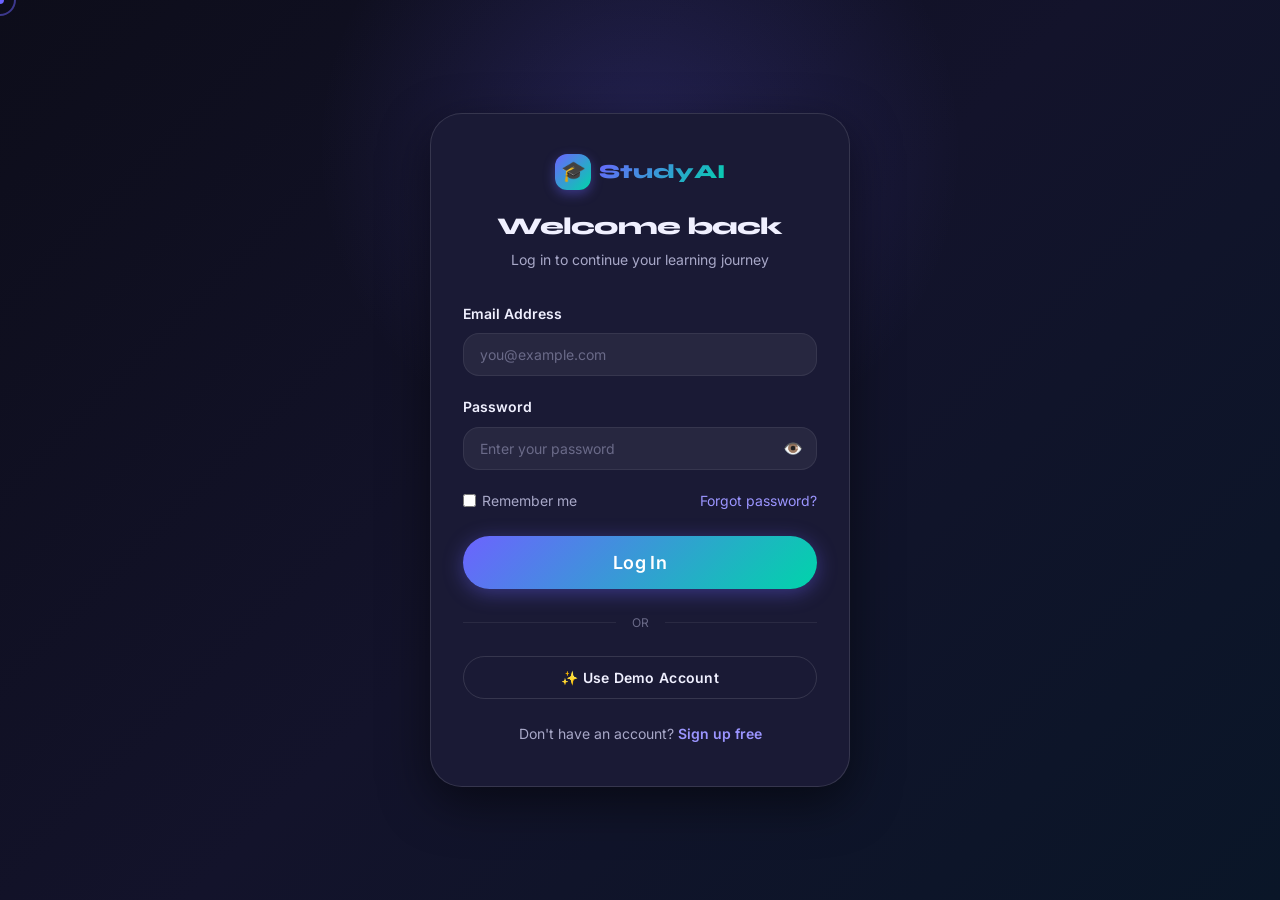
<file: flashcards.html>
<!DOCTYPE html>
<html lang="en" data-theme="dark">
<head>
  <meta charset="UTF-8" />
  <meta name="viewport" content="width=device-width, initial-scale=1.0" />
  <meta name="description" content="Flashcards — Study with spaced-repetition flashcards." />
  <title>Flashcards — StudyAI</title>

  <link rel="stylesheet" href="css/variables.css" />
  <link rel="stylesheet" href="css/base.css" />
  <link rel="stylesheet" href="css/animations.css" />
  <link rel="stylesheet" href="css/dashboard.css" />

  <link rel="icon" href="data:image/svg+xml,<svg xmlns='http://www.w3.org/2000/svg' viewBox='0 0 100 100'><text y='.9em' font-size='90'>🎓</text></svg>" />
</head>
<body>

  <div id="cursor-dot" aria-hidden="true"></div>
  <div id="cursor-ring" aria-hidden="true"></div>
  <div id="scroll-progress" role="progressbar" aria-label="Page scroll progress"></div>
  <div id="toast-container" aria-live="polite"></div>
  <div class="sidebar-overlay" aria-hidden="true"></div>

  <div class="app-layout">

    <!-- SIDEBAR -->
    <aside class="sidebar" aria-label="Main sidebar navigation">
      <a href="index.html" class="sidebar-logo">
        <div class="sidebar-logo-icon" aria-hidden="true">🎓</div>
        <span class="text-gradient">StudyAI</span>
      </a>

      <nav class="sidebar-nav" aria-label="Dashboard navigation">
        <p class="sidebar-section-label">Main</p>
        <a href="dashboard.html" class="sidebar-link">
          <span class="sidebar-link-icon" aria-hidden="true">📊</span>
          Dashboard
        </a>
        <a href="chat.html" class="sidebar-link">
          <span class="sidebar-link-icon" aria-hidden="true">🤖</span>
          AI Chat
          <span class="sidebar-badge">New</span>
        </a>

        <p class="sidebar-section-label">Study Tools</p>
        <a href="notes.html" class="sidebar-link">
          <span class="sidebar-link-icon" aria-hidden="true">📝</span>
          Notes
        </a>
        <a href="quiz.html" class="sidebar-link">
          <span class="sidebar-link-icon" aria-hidden="true">🧠</span>
          Quiz Generator
        </a>
        <a href="flashcards.html" class="sidebar-link active">
          <span class="sidebar-link-icon" aria-hidden="true">🃏</span>
          Flashcards
        </a>
        <a href="calendar.html" class="sidebar-link">
          <span class="sidebar-link-icon" aria-hidden="true">📅</span>
          Calendar
        </a>

        <p class="sidebar-section-label">Account</p>
        <a href="profile.html" class="sidebar-link">
          <span class="sidebar-link-icon" aria-hidden="true">👤</span>
          Profile
        </a>
        <a href="settings.html" class="sidebar-link">
          <span class="sidebar-link-icon" aria-hidden="true">⚙️</span>
          Settings
        </a>
      </nav>

      <div class="sidebar-footer">
  <a href="profile.html" class="sidebar-user">
    <div class="avatar avatar-md" data-user-avatar style="background:var(--grad-primary)">SA</div>
    <div class="sidebar-user-info">
      <div class="sidebar-user-name" data-user-name>Loading…</div>
      <div class="sidebar-user-role" data-user-plan>Free Plan</div>
    </div>
  </a>
  <button class="btn btn-ghost btn-sm" data-logout style="width:100%;justify-content:center;margin-top:0.5rem;color:var(--clr-danger)">
    🚪 Log Out
  </button>
</div>
    </aside>

    <!-- MAIN -->
    <div class="main">

      <!-- TOPBAR -->
      <header class="topbar">
        <div class="topbar-left">
          <button class="hamburger" aria-label="Toggle sidebar">
            <span></span><span></span><span></span>
          </button>
          <h1 class="topbar-title">Flashcards</h1>
        </div>

        <div class="topbar-right">
          <button class="btn btn-primary btn-sm" onclick="toast('🤖 AI is generating new flashcards…','info',2500)">
            ✨ Generate with AI
          </button>
          <button class="topbar-icon-btn" data-theme-toggle aria-label="Toggle theme" title="Toggle theme">
            <span data-theme-icon aria-hidden="true">☀️</span>
          </button>
          <button class="topbar-icon-btn" id="notif-btn" aria-label="Notifications" title="Notifications">
            🔔
            <span class="notif-count">3</span>
          </button>
        </div>

        <div class="notif-panel" id="notif-panel" role="region" aria-label="Notifications">
          <div class="notif-header">
            <strong style="font-size:0.9rem">Notifications</strong>
          </div>
          <div class="notif-item">
            <span class="notif-dot unread" aria-hidden="true"></span>
            <div>
              <div style="font-size:0.85rem;font-weight:600">AI generated flashcards</div>
              <div style="font-size:0.75rem;color:var(--txt-muted)">12 new cards ready for "Organic Chemistry"</div>
            </div>
          </div>
        </div>
      </header>

      <!-- PAGE CONTENT -->
      <main class="page-content" style="align-items:center">

        <!-- Deck Selector -->
        <div style="display:flex;gap:0.75rem;flex-wrap:wrap;justify-content:center;width:100%;max-width:720px">
          <span class="tag" style="background:rgba(108,99,255,.12);border-color:rgba(108,99,255,.3);color:var(--clr-primary-light)">🧬 Biology (12)</span>
          <span class="tag">⚛️ Chemistry (8)</span>
          <span class="tag">📐 Math (15)</span>
          <span class="tag">🗣️ French (20)</span>
          <span class="tag">🏛️ History (10)</span>
        </div>

        <!-- Progress -->
        <div style="width:100%;max-width:600px;margin-top:0.5rem">
          <div style="display:flex;justify-content:space-between;font-size:0.8rem;color:var(--txt-muted);margin-bottom:0.5rem">
            <span>Card <span id="card-current">1</span> of <span id="card-total">12</span></span>
            <span id="card-deck-name">Biology Deck</span>
          </div>
          <div class="progress-track">
            <div class="progress-fill" id="card-progress-fill" style="width:8%"></div>
          </div>
        </div>

        <!-- Flashcard -->
        <div class="flashcard-scene" style="margin-top:1.5rem">
          <div class="flashcard" id="flashcard">
            <div class="flashcard-face flashcard-front">
              <div class="flashcard-label">Question</div>
              <div class="flashcard-text" id="card-front-text">What is the powerhouse of the cell?</div>
              <div class="flashcard-hint">Click card or press Space to flip</div>
            </div>
            <div class="flashcard-face flashcard-back">
              <div class="flashcard-label">Answer</div>
              <div class="flashcard-text" id="card-back-text">The Mitochondria</div>
              <div class="flashcard-hint">How well did you know this?</div>
            </div>
          </div>
        </div>

        <!-- Rating buttons (shown after flip) -->
        <div class="flashcard-rating" id="rating-buttons" style="opacity:0;pointer-events:none;transition:opacity .3s">
          <button class="rating-btn rating-hard" data-rating="hard">😣 Hard</button>
          <button class="rating-btn rating-medium" data-rating="medium">🤔 Medium</button>
          <button class="rating-btn rating-easy" data-rating="easy">😎 Easy</button>
        </div>

        <!-- Navigation -->
        <div class="flashcard-nav">
          <button class="btn btn-outline btn-icon" id="prev-card-btn" aria-label="Previous card" title="Previous card">←</button>
          <button class="btn btn-ghost" id="flip-card-btn">🔄 Flip Card</button>
          <button class="btn btn-outline btn-icon" id="next-card-btn" aria-label="Next card" title="Next card">→</button>
        </div>

        <!-- Stats Row -->
        <div class="stat-row" style="width:100%;max-width:720px;margin-top:1.5rem">
          <div class="stat-widget" style="color:var(--clr-success)">
            <div class="stat-widget-icon icon-green" style="margin-bottom:0.5rem" aria-hidden="true">😎</div>
            <div class="stat-widget-value" style="font-size:1.5rem">42</div>
            <div class="stat-widget-label">Mastered</div>
          </div>
          <div class="stat-widget" style="color:var(--clr-warning)">
            <div class="stat-widget-icon icon-amber" style="margin-bottom:0.5rem" aria-hidden="true">🤔</div>
            <div class="stat-widget-value" style="font-size:1.5rem">18</div>
            <div class="stat-widget-label">Learning</div>
          </div>
          <div class="stat-widget" style="color:var(--clr-danger)">
            <div class="stat-widget-icon icon-pink" style="margin-bottom:0.5rem" aria-hidden="true">😣</div>
            <div class="stat-widget-value" style="font-size:1.5rem">7</div>
            <div class="stat-widget-label">Needs Review</div>
          </div>
          <div class="stat-widget" style="color:var(--clr-primary)">
            <div class="stat-widget-icon icon-violet" style="margin-bottom:0.5rem" aria-hidden="true">🔥</div>
            <div class="stat-widget-value" style="font-size:1.5rem">14</div>
            <div class="stat-widget-label">Day Streak</div>
          </div>
        </div>

      </main>
    </div>
  </div>

  <button id="fab" aria-label="Quick start AI chat" title="Open AI Chat" onclick="window.location.href='chat.html'">
    🤖
  </button>

  <script src="js/auth.js"></script>
<script>
  // Protect this page — redirect to login if not authenticated
  if (!requireAuth()) { document.write(''); }
  document.addEventListener('DOMContentLoaded', renderSidebarUser);
</script>

  <script src="js/main.js"></script>
  <script>
    const CARDS = [
      { front: "What is the powerhouse of the cell?", back: "The Mitochondria" },
      { front: "What molecule carries genetic information?", back: "DNA (Deoxyribonucleic Acid)" },
      { front: "What process do plants use to make food from sunlight?", back: "Photosynthesis" },
      { front: "What is the basic unit of life?", back: "The Cell" },
      { front: "What pigment gives plants their green color?", back: "Chlorophyll" },
      { front: "What is the process of cell division called?", back: "Mitosis" },
    ];

    let cardIndex = 0;
    const flashcard = document.getElementById('flashcard');
    const ratingBtns = document.getElementById('rating-buttons');

    function renderCard() {
      const c = CARDS[cardIndex];
      document.getElementById('card-front-text').textContent = c.front;
      document.getElementById('card-back-text').textContent = c.back;
      document.getElementById('card-current').textContent = cardIndex + 1;
      document.getElementById('card-total').textContent = CARDS.length;
      document.getElementById('card-progress-fill').style.width = `${((cardIndex + 1) / CARDS.length) * 100}%`;
      flashcard.classList.remove('flipped');
      ratingBtns.style.opacity = '0';
      ratingBtns.style.pointerEvents = 'none';
    }

    function flipCard() {
      flashcard.classList.toggle('flipped');
      const flipped = flashcard.classList.contains('flipped');
      ratingBtns.style.opacity = flipped ? '1' : '0';
      ratingBtns.style.pointerEvents = flipped ? 'all' : 'none';
    }

    flashcard.addEventListener('click', flipCard);
    document.getElementById('flip-card-btn').addEventListener('click', flipCard);

    document.addEventListener('keydown', e => {
      if (e.code === 'Space' && document.activeElement.tagName !== 'INPUT') {
        e.preventDefault();
        flipCard();
      }
    });

    document.getElementById('next-card-btn').addEventListener('click', () => {
      cardIndex = (cardIndex + 1) % CARDS.length;
      renderCard();
    });

    document.getElementById('prev-card-btn').addEventListener('click', () => {
      cardIndex = (cardIndex - 1 + CARDS.length) % CARDS.length;
      renderCard();
    });

    document.querySelectorAll('.rating-btn').forEach(btn => {
      btn.addEventListener('click', () => {
        const rating = btn.dataset.rating;
        toast(`Card marked as ${rating}`, rating === 'easy' ? 'success' : rating === 'hard' ? 'error' : 'info', 1800);
        setTimeout(() => {
          cardIndex = (cardIndex + 1) % CARDS.length;
          renderCard();
        }, 400);
      });
    });

    renderCard();
  </script>
</body>
</html>
</file>
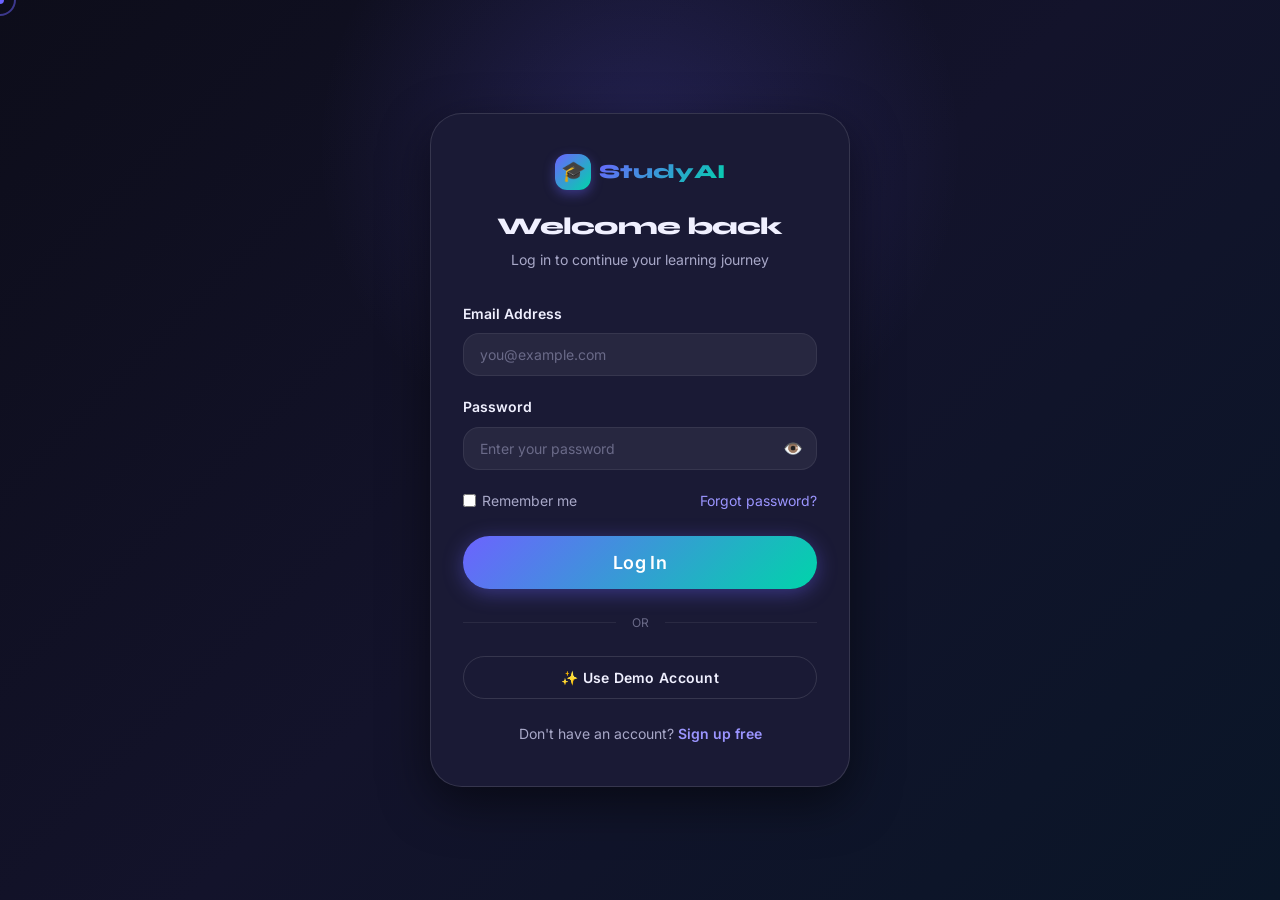
<file: login.html>
<!DOCTYPE html>
<html lang="en" data-theme="dark">
<head>
  <meta charset="UTF-8" />
  <meta name="viewport" content="width=device-width, initial-scale=1.0" />
  <meta name="description" content="Log in to your StudyAI account." />
  <title>Log In — StudyAI</title>

  <link rel="stylesheet" href="css/variables.css" />
  <link rel="stylesheet" href="css/base.css" />
  <link rel="stylesheet" href="css/animations.css" />
  <link rel="stylesheet" href="css/landing.css" />

  <link rel="icon" href="data:image/svg+xml,<svg xmlns='http://www.w3.org/2000/svg' viewBox='0 0 100 100'><text y='.9em' font-size='90'>🎓</text></svg>" />

  <style>
    .auth-page {
      min-height: 100vh;
      display: flex;
      align-items: center;
      justify-content: center;
      padding: var(--sp-6);
      position: relative;
      overflow: hidden;
    }
    .auth-bg { position: absolute; inset: 0; background: var(--grad-hero); z-index: 0; }
    .auth-glow {
      position: absolute;
      width: 700px; height: 700px;
      border-radius: 50%;
      background: radial-gradient(ellipse, rgba(108,99,255,.2) 0%, transparent 65%);
      top: -200px; left: 50%;
      transform: translateX(-50%);
      pointer-events: none;
    }
    .auth-card {
      position: relative;
      z-index: 1;
      width: 100%;
      max-width: 420px;
      background: var(--bg-elevated);
      border: 1px solid var(--border-glass);
      border-radius: var(--r-3xl);
      padding: var(--sp-10) var(--sp-8);
      box-shadow: var(--shadow-lg);
    }
    .auth-logo {
      display: flex;
      align-items: center;
      justify-content: center;
      gap: var(--sp-2);
      font-family: var(--font-display);
      font-size: var(--fs-xl);
      font-weight: var(--fw-black);
      margin-bottom: var(--sp-6);
    }
    .auth-title { font-size: var(--fs-2xl); font-weight: var(--fw-extrabold); text-align: center; margin-bottom: var(--sp-2); }
    .auth-subtitle { font-size: var(--fs-sm); color: var(--txt-secondary); text-align: center; margin-bottom: var(--sp-8); }
    .auth-field { margin-bottom: var(--sp-5); }
    .auth-field label { font-size: var(--fs-sm); font-weight: var(--fw-semibold); display: block; margin-bottom: var(--sp-2); }
    .auth-error {
      background: rgba(255,94,125,.1);
      border: 1px solid rgba(255,94,125,.3);
      color: var(--clr-danger);
      font-size: var(--fs-sm);
      padding: var(--sp-3) var(--sp-4);
      border-radius: var(--r-lg);
      margin-bottom: var(--sp-5);
      display: none;
    }
    .auth-error.show { display: block; animation: fadeInUp .3s ease both; }
    .auth-footer { text-align: center; margin-top: var(--sp-6); font-size: var(--fs-sm); color: var(--txt-secondary); }
    .auth-footer a { color: var(--clr-primary-light); font-weight: var(--fw-semibold); }
    .password-toggle {
      position: absolute; right: 14px; top: 50%; transform: translateY(-50%);
      background: none; border: none; cursor: pointer; color: var(--txt-muted); font-size: 16px;
    }
  </style>
</head>
<body>

  <div id="cursor-dot" aria-hidden="true"></div>
  <div id="cursor-ring" aria-hidden="true"></div>
  <div id="toast-container" aria-live="polite"></div>

  <div class="auth-page">
    <div class="auth-bg"></div>
    <div class="auth-glow" aria-hidden="true"></div>

    <div class="auth-card anim-scale-in">
      <a href="index.html" class="auth-logo">
        <div class="nav-logo-icon" aria-hidden="true">🎓</div>
        <span class="text-gradient">StudyAI</span>
      </a>

      <h1 class="auth-title">Welcome back</h1>
      <p class="auth-subtitle">Log in to continue your learning journey</p>

      <div class="auth-error" id="auth-error" role="alert"></div>

      <form id="login-form" novalidate>
        <div class="auth-field">
          <label for="login-email">Email Address</label>
          <input type="email" id="login-email" class="input" placeholder="you@example.com" required autocomplete="email" />
        </div>

        <div class="auth-field">
          <label for="login-password">Password</label>
          <div style="position:relative">
            <input type="password" id="login-password" class="input" placeholder="Enter your password" required autocomplete="current-password" style="padding-right:44px" />
            <button type="button" class="password-toggle" id="toggle-pw" aria-label="Show password">👁️</button>
          </div>
        </div>

        <div style="display:flex;justify-content:space-between;align-items:center;margin-bottom:var(--sp-6);font-size:var(--fs-sm)">
          <label style="display:flex;align-items:center;gap:6px;color:var(--txt-secondary);cursor:pointer">
            <input type="checkbox" id="remember-me" style="cursor:pointer" /> Remember me
          </label>
          <a href="#" style="color:var(--clr-primary-light)" onclick="toast('Password reset is a demo feature','info');return false;">Forgot password?</a>
        </div>

        <button type="submit" class="btn btn-primary btn-lg" style="width:100%;justify-content:center">
          Log In
        </button>
      </form>

      <div style="display:flex;align-items:center;gap:1rem;margin:1.5rem 0">
        <div class="divider" style="margin:0"></div>
        <span style="font-size:0.75rem;color:var(--txt-muted)">OR</span>
        <div class="divider" style="margin:0"></div>
      </div>

      <button class="btn btn-outline" style="width:100%;justify-content:center" onclick="toast('🎓 Demo account loaded','success'); document.getElementById('login-email').value='demo@studyai.com'; document.getElementById('login-password').value='demo123';">
        ✨ Use Demo Account
      </button>

      <p class="auth-footer">
        Don't have an account? <a href="register.html">Sign up free</a>
      </p>
    </div>
  </div>

  <script src="js/main.js"></script>
  <script src="js/auth.js"></script>
  <script>
    // If already logged in, redirect to dashboard
    if (getCurrentUser()) window.location.href = 'dashboard.html';

    // Ensure a demo account always exists
    (() => {
      const users = JSON.parse(localStorage.getItem('sa_users')) || {};
      if (!users['demo@studyai.com']) {
        registerUser({ name: 'Demo Student', email: 'demo@studyai.com', password: 'demo123' });
        logoutUser_silent: localStorage.removeItem('sa_session'); // don't auto-login on page load
      }
    })();

    document.getElementById('toggle-pw').addEventListener('click', () => {
      const pw = document.getElementById('login-password');
      const btn = document.getElementById('toggle-pw');
      const isPw = pw.type === 'password';
      pw.type = isPw ? 'text' : 'password';
      btn.textContent = isPw ? '🙈' : '👁️';
    });

    document.getElementById('login-form').addEventListener('submit', (e) => {
      e.preventDefault();
      const email = document.getElementById('login-email').value;
      const password = document.getElementById('login-password').value;
      const errorBox = document.getElementById('auth-error');

      const result = loginUser({ email, password });

      if (result.success) {
        errorBox.classList.remove('show');
        toast(result.message, 'success', 2000);
        setTimeout(() => window.location.href = 'dashboard.html', 600);
      } else {
        errorBox.textContent = '⚠️ ' + result.message;
        errorBox.classList.add('show');
      }
    });
  </script>
</body>
</html>
</file>
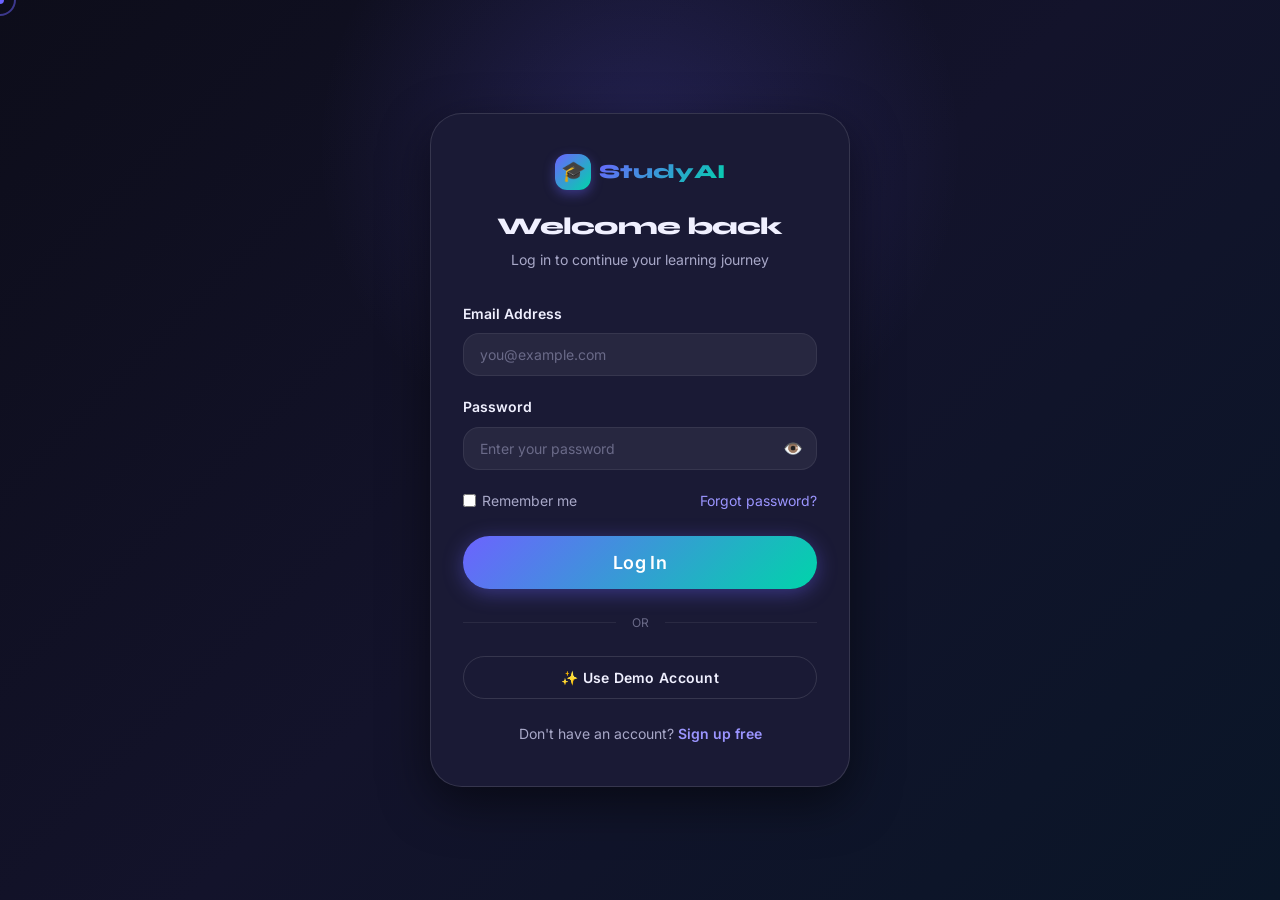
<file: notes.html>
<!DOCTYPE html>
<html lang="en" data-theme="dark">
<head>
  <meta charset="UTF-8" />
  <meta name="viewport" content="width=device-width, initial-scale=1.0" />
  <meta name="description" content="Notes — Create and organize your study notes with AI assistance." />
  <title>Notes — StudyAI</title>

  <link rel="stylesheet" href="css/variables.css" />
  <link rel="stylesheet" href="css/base.css" />
  <link rel="stylesheet" href="css/animations.css" />
  <link rel="stylesheet" href="css/dashboard.css" />

  <link rel="icon" href="data:image/svg+xml,<svg xmlns='http://www.w3.org/2000/svg' viewBox='0 0 100 100'><text y='.9em' font-size='90'>🎓</text></svg>" />
</head>
<body>

  <div id="cursor-dot" aria-hidden="true"></div>
  <div id="cursor-ring" aria-hidden="true"></div>
  <div id="scroll-progress" role="progressbar" aria-label="Page scroll progress"></div>
  <div id="toast-container" aria-live="polite"></div>
  <div class="sidebar-overlay" aria-hidden="true"></div>

  <div class="app-layout">

    <!-- SIDEBAR -->
    <aside class="sidebar" aria-label="Main sidebar navigation">
      <a href="index.html" class="sidebar-logo">
        <div class="sidebar-logo-icon" aria-hidden="true">🎓</div>
        <span class="text-gradient">StudyAI</span>
      </a>

      <nav class="sidebar-nav" aria-label="Dashboard navigation">
        <p class="sidebar-section-label">Main</p>
        <a href="dashboard.html" class="sidebar-link">
          <span class="sidebar-link-icon" aria-hidden="true">📊</span>
          Dashboard
        </a>
        <a href="chat.html" class="sidebar-link">
          <span class="sidebar-link-icon" aria-hidden="true">🤖</span>
          AI Chat
          <span class="sidebar-badge">New</span>
        </a>

        <p class="sidebar-section-label">Study Tools</p>
        <a href="notes.html" class="sidebar-link active">
          <span class="sidebar-link-icon" aria-hidden="true">📝</span>
          Notes
        </a>
        <a href="quiz.html" class="sidebar-link">
          <span class="sidebar-link-icon" aria-hidden="true">🧠</span>
          Quiz Generator
        </a>
        <a href="flashcards.html" class="sidebar-link">
          <span class="sidebar-link-icon" aria-hidden="true">🃏</span>
          Flashcards
        </a>
        <a href="calendar.html" class="sidebar-link">
          <span class="sidebar-link-icon" aria-hidden="true">📅</span>
          Calendar
        </a>

        <p class="sidebar-section-label">Account</p>
        <a href="profile.html" class="sidebar-link">
          <span class="sidebar-link-icon" aria-hidden="true">👤</span>
          Profile
        </a>
        <a href="settings.html" class="sidebar-link">
          <span class="sidebar-link-icon" aria-hidden="true">⚙️</span>
          Settings
        </a>
      </nav>

     <div class="sidebar-footer">
  <a href="profile.html" class="sidebar-user">
    <div class="avatar avatar-md" data-user-avatar style="background:var(--grad-primary)">SA</div>
    <div class="sidebar-user-info">
      <div class="sidebar-user-name" data-user-name>Loading…</div>
      <div class="sidebar-user-role" data-user-plan>Free Plan</div>
    </div>
  </a>
  <button class="btn btn-ghost btn-sm" data-logout style="width:100%;justify-content:center;margin-top:0.5rem;color:var(--clr-danger)">
    🚪 Log Out
  </button>
</div>
    </aside>

    <!-- MAIN -->
    <div class="main">

      <!-- TOPBAR -->
      <header class="topbar">
        <div class="topbar-left">
          <button class="hamburger" aria-label="Toggle sidebar">
            <span></span><span></span><span></span>
          </button>
          <h1 class="topbar-title">Notes</h1>
        </div>

        <div class="topbar-right">
          <button class="btn btn-primary btn-sm" onclick="toast('📝 New note created','success',2000)">
            + New Note
          </button>
          <button class="topbar-icon-btn" data-theme-toggle aria-label="Toggle theme" title="Toggle theme">
            <span data-theme-icon aria-hidden="true">☀️</span>
          </button>
          <button class="topbar-icon-btn" id="notif-btn" aria-label="Notifications" title="Notifications">
            🔔
            <span class="notif-count">3</span>
          </button>
        </div>

        <div class="notif-panel" id="notif-panel" role="region" aria-label="Notifications">
          <div class="notif-header">
            <strong style="font-size:0.9rem">Notifications</strong>
            <button class="btn btn-ghost btn-sm" style="font-size:11px">Mark all read</button>
          </div>
          <div class="notif-item">
            <span class="notif-dot unread" aria-hidden="true"></span>
            <div>
              <div style="font-size:0.85rem;font-weight:600">Quiz reminder</div>
              <div style="font-size:0.75rem;color:var(--txt-muted)">Your Biology quiz is due in 2 hours</div>
            </div>
          </div>
        </div>
      </header>

     <!-- NOTES LAYOUT -->
<div class="notes-layout">

  <!-- Notes Sidebar List -->
  <div class="notes-sidebar">
    <button class="btn btn-primary btn-sm" style="width:100%;justify-content:center;margin-bottom:1rem" onclick="createNewNote()">
      + New Note
    </button>
    <div class="input-group" style="margin-bottom:1rem">
      <span class="input-icon" aria-hidden="true">🔍</span>
      <input type="text" class="input" id="note-search" placeholder="Search notes…" aria-label="Search notes" />
    </div>

    <div id="notes-list-container"></div>
  </div>

  <!-- Note Editor -->
  <div class="note-editor">
    <div class="note-editor-header">
      <div style="display:flex;align-items:center;gap:0.75rem">
        <span class="tag" id="note-meta-tag">📘 Note</span>
        <span style="font-size:0.75rem;color:var(--txt-muted)" id="note-meta-time">Not saved yet</span>
      </div>
      <div style="display:flex;gap:0.5rem">
        <button class="btn btn-ghost btn-sm" title="Summarize with AI" onclick="toast('🤖 AI is summarizing your note…','info',2500)">
          🤖 AI Summarize
        </button>
        <button class="btn btn-ghost btn-sm" title="Delete note" onclick="deleteCurrentNote()">
          🗑️
        </button>
      </div>
    </div>

    <div class="note-editor-toolbar" role="toolbar" aria-label="Text formatting toolbar">
      <button class="toolbar-btn" title="Bold">B</button>
      <button class="toolbar-btn" title="Italic"><i>I</i></button>
      <button class="toolbar-btn" title="Underline"><u>U</u></button>
      <div class="toolbar-divider"></div>
      <button class="toolbar-btn" title="Heading 1">H1</button>
      <button class="toolbar-btn" title="Heading 2">H2</button>
      <div class="toolbar-divider"></div>
      <button class="toolbar-btn" title="Bullet list">☰</button>
      <button class="toolbar-btn" title="Numbered list">①</button>
      <button class="toolbar-btn" title="Quote">"</button>
      <div class="toolbar-divider"></div>
      <button class="toolbar-btn" title="Insert link">🔗</button>
      <button class="toolbar-btn" title="Insert image">🖼️</button>
      <button class="toolbar-btn" title="Code block">{ }</button>
    </div>

    <input type="text" class="note-title-input" id="note-title-input" placeholder="Untitled Note" aria-label="Note title" />
    <textarea class="note-body-input" id="note-body-input" placeholder="Start writing…" aria-label="Note content"></textarea>
  </div>

</div>

  <button id="fab" aria-label="Quick start AI chat" title="Open AI Chat" onclick="window.location.href='chat.html'">
    🤖
  </button>

  
<script src="js/auth.js"></script>
<script>
  if (!requireAuth()) { document.write(''); }
  document.addEventListener('DOMContentLoaded', renderSidebarUser);
</script>
<script src="js/main.js"></script>
<script>
  let notesData = [];
  let activeNoteId = null;
  let saveTimeout = null;

  function loadNotes() {
    const data = getUserData() || {};
    notesData = data.notes || [];
    renderNotesList();

    // Open note from URL ?id=xxx, or most recent, or create first one
    const params = new URLSearchParams(window.location.search);
    const urlId = params.get('id');
    if (urlId && notesData.find(n => n.id === urlId)) {
      openNote(urlId);
    } else if (notesData.length > 0) {
      openNote(notesData[notesData.length - 1].id);
    } else {
      createNewNote();
    }
  }

  function renderNotesList(filter = '') {
    const container = document.getElementById('notes-list-container');
    const filtered = notesData
      .filter(n => n.title.toLowerCase().includes(filter.toLowerCase()) || n.body.toLowerCase().includes(filter.toLowerCase()))
      .slice()
      .reverse();

    if (filtered.length === 0) {
      container.innerHTML = `<p style="font-size:0.8rem;color:var(--txt-muted);text-align:center;padding:2rem 0">No notes found</p>`;
      return;
    }

    container.innerHTML = filtered.map(n => `
      <div class="note-list-item ${n.id === activeNoteId ? 'active' : ''}" data-note-id="${n.id}">
        <div class="note-list-item-title">${n.icon || '📘'} ${escapeHtml2(n.title || 'Untitled')}</div>
        <div class="note-list-item-preview">${escapeHtml2((n.body || '').slice(0, 80) || 'No content yet')}</div>
      </div>
    `).join('');

    container.querySelectorAll('.note-list-item').forEach(item => {
      item.addEventListener('click', () => openNote(item.dataset.noteId));
    });
  }

  function openNote(id) {
    const note = notesData.find(n => n.id === id);
    if (!note) return;
    activeNoteId = id;
    document.getElementById('note-title-input').value = note.title;
    document.getElementById('note-body-input').value = note.body;
    document.getElementById('note-meta-time').textContent = `Last edited ${timeAgo2(note.updatedAt)}`;
    renderNotesList(document.getElementById('note-search').value);
  }

  function createNewNote() {
    const newNote = {
      id: 'n' + Date.now(),
      title: 'Untitled Note',
      body: '',
      icon: '📘',
      updatedAt: new Date().toISOString(),
    };
    notesData.push(newNote);
    persistNotes();
    openNote(newNote.id);
    document.getElementById('note-title-input').focus();
    toast('📝 New note created', 'success', 1500);
  }

  function deleteCurrentNote() {
    if (!activeNoteId) return;
    notesData = notesData.filter(n => n.id !== activeNoteId);
    persistNotes();
    toast('🗑️ Note deleted', 'error', 1500);
    if (notesData.length > 0) {
      openNote(notesData[notesData.length - 1].id);
    } else {
      createNewNote();
    }
  }

  function persistNotes() {
    const data = getUserData() || {};
    data.notes = notesData;
    saveUserData(data);
    renderNotesList(document.getElementById('note-search').value);
  }

  function autoSave() {
    if (!activeNoteId) return;
    const note = notesData.find(n => n.id === activeNoteId);
    if (!note) return;
    note.title = document.getElementById('note-title-input').value || 'Untitled Note';
    note.body  = document.getElementById('note-body-input').value;
    note.updatedAt = new Date().toISOString();
    persistNotes();
    document.getElementById('note-meta-time').textContent = 'Saved just now';
  }

  document.getElementById('note-title-input').addEventListener('input', () => {
    clearTimeout(saveTimeout);
    saveTimeout = setTimeout(autoSave, 600);
  });
  document.getElementById('note-body-input').addEventListener('input', () => {
    clearTimeout(saveTimeout);
    saveTimeout = setTimeout(autoSave, 600);
  });
  document.getElementById('note-search').addEventListener('input', (e) => renderNotesList(e.target.value));

  document.querySelectorAll('.toolbar-btn').forEach(btn => {
    btn.addEventListener('click', () => btn.classList.toggle('active'));
  });

  function escapeHtml2(str) {
    return String(str).replace(/&/g,'&amp;').replace(/</g,'&lt;').replace(/>/g,'&gt;');
  }
  function timeAgo2(isoString) {
    if (!isoString) return 'never';
    const diff = Date.now() - new Date(isoString).getTime();
    const mins = Math.floor(diff / 60000);
    if (mins < 1) return 'just now';
    if (mins < 60) return `${mins}m ago`;
    const hrs = Math.floor(mins / 60);
    if (hrs < 24) return `${hrs}h ago`;
    return `${Math.floor(hrs / 24)}d ago`;
  }

  loadNotes();
</script>
</body>
</html>
</file>
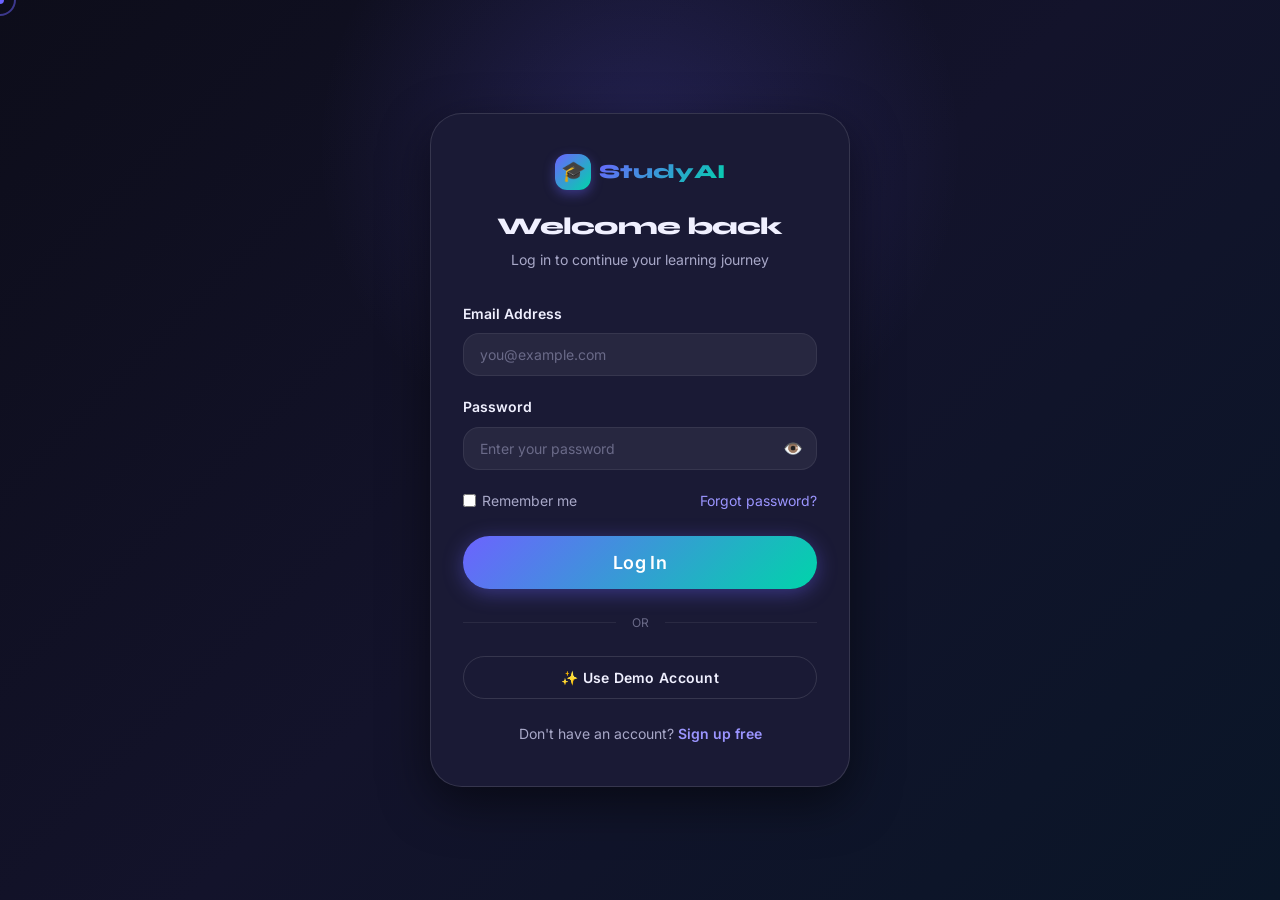
<file: profile.html>
<!DOCTYPE html>
<html lang="en" data-theme="dark">
<head>
  <meta charset="UTF-8" />
  <meta name="viewport" content="width=device-width, initial-scale=1.0" />
  <meta name="description" content="Profile — Your StudyAI account and achievements." />
  <title>Profile — StudyAI</title>

  <link rel="stylesheet" href="css/variables.css" />
  <link rel="stylesheet" href="css/base.css" />
  <link rel="stylesheet" href="css/animations.css" />
  <link rel="stylesheet" href="css/dashboard.css" />

  <link rel="icon" href="data:image/svg+xml,<svg xmlns='http://www.w3.org/2000/svg' viewBox='0 0 100 100'><text y='.9em' font-size='90'>🎓</text></svg>" />
</head>
<body>

  <div id="cursor-dot" aria-hidden="true"></div>
  <div id="cursor-ring" aria-hidden="true"></div>
  <div id="scroll-progress" role="progressbar" aria-label="Page scroll progress"></div>
  <div id="toast-container" aria-live="polite"></div>
  <div class="sidebar-overlay" aria-hidden="true"></div>

  <div class="app-layout">

    <!-- SIDEBAR -->
    <aside class="sidebar" aria-label="Main sidebar navigation">
      <a href="index.html" class="sidebar-logo">
        <div class="sidebar-logo-icon" aria-hidden="true">🎓</div>
        <span class="text-gradient">StudyAI</span>
      </a>

      <nav class="sidebar-nav" aria-label="Dashboard navigation">
        <p class="sidebar-section-label">Main</p>
        <a href="dashboard.html" class="sidebar-link">
          <span class="sidebar-link-icon" aria-hidden="true">📊</span>
          Dashboard
        </a>
        <a href="chat.html" class="sidebar-link">
          <span class="sidebar-link-icon" aria-hidden="true">🤖</span>
          AI Chat
          <span class="sidebar-badge">New</span>
        </a>

        <p class="sidebar-section-label">Study Tools</p>
        <a href="notes.html" class="sidebar-link">
          <span class="sidebar-link-icon" aria-hidden="true">📝</span>
          Notes
        </a>
        <a href="quiz.html" class="sidebar-link">
          <span class="sidebar-link-icon" aria-hidden="true">🧠</span>
          Quiz Generator
        </a>
        <a href="flashcards.html" class="sidebar-link">
          <span class="sidebar-link-icon" aria-hidden="true">🃏</span>
          Flashcards
        </a>
        <a href="calendar.html" class="sidebar-link">
          <span class="sidebar-link-icon" aria-hidden="true">📅</span>
          Calendar
        </a>

        <p class="sidebar-section-label">Account</p>
        <a href="profile.html" class="sidebar-link active">
          <span class="sidebar-link-icon" aria-hidden="true">👤</span>
          Profile
        </a>
        <a href="settings.html" class="sidebar-link">
          <span class="sidebar-link-icon" aria-hidden="true">⚙️</span>
          Settings
        </a>
      </nav>

     <div class="sidebar-footer">
  <a href="profile.html" class="sidebar-user">
    <div class="avatar avatar-md" data-user-avatar style="background:var(--grad-primary)">SA</div>
    <div class="sidebar-user-info">
      <div class="sidebar-user-name" data-user-name>Loading…</div>
      <div class="sidebar-user-role" data-user-plan>Free Plan</div>
    </div>
  </a>
  <button class="btn btn-ghost btn-sm" data-logout style="width:100%;justify-content:center;margin-top:0.5rem;color:var(--clr-danger)">
    🚪 Log Out
  </button>
</div>
    </aside>

    <!-- MAIN -->
    <div class="main">

      <!-- TOPBAR -->
      <header class="topbar">
        <div class="topbar-left">
          <button class="hamburger" aria-label="Toggle sidebar">
            <span></span><span></span><span></span>
          </button>
          <h1 class="topbar-title">Profile</h1>
        </div>

        <div class="topbar-right">
          <button class="topbar-icon-btn" data-theme-toggle aria-label="Toggle theme" title="Toggle theme">
            <span data-theme-icon aria-hidden="true">☀️</span>
          </button>
          <button class="topbar-icon-btn" id="notif-btn" aria-label="Notifications" title="Notifications">
            🔔
            <span class="notif-count">3</span>
          </button>
        </div>

        <div class="notif-panel" id="notif-panel" role="region" aria-label="Notifications">
          <div class="notif-header"><strong style="font-size:0.9rem">Notifications</strong></div>
          <div class="notif-item">
            <span class="notif-dot unread" aria-hidden="true"></span>
            <div>
              <div style="font-size:0.85rem;font-weight:600">Achievement unlocked</div>
              <div style="font-size:0.75rem;color:var(--txt-muted)">14-Day Streak Badge earned!</div>
            </div>
          </div>
        </div>
      </header>

      <!-- PAGE CONTENT -->
      <main class="page-content">

       <!-- Profile Header Card -->
<div class="card reveal" style="display:flex;align-items:center;gap:2rem;flex-wrap:wrap">
  <div class="avatar avatar-xl" data-user-avatar style="background:var(--grad-primary)">..</div>
  <div style="flex:1;min-width:200px">
    <h2 style="font-size:1.5rem;font-weight:800;margin-bottom:0.25rem" data-user-name>Loading…</h2>
    <p style="color:var(--txt-secondary);font-size:0.9rem;margin-bottom:0.75rem">
      <span data-user-email>...</span> · <span id="profile-bio">Student</span>
    </p>
    <div style="display:flex;gap:0.5rem;flex-wrap:wrap">
      <span class="badge badge-primary" data-user-plan>Free Plan</span>
      <span class="badge badge-success">Verified</span>
      <span class="badge badge-warning" id="profile-streak">🔥 1 Day Streak</span>
    </div>
  </div>
  <button class="btn btn-outline" onclick="window.location.href='settings.html'">✏️ Edit Profile</button>
</div>

        <!-- Stats Row -->
<div class="stat-row">
  <div class="stat-widget" style="color:var(--clr-primary)">
    <div class="stat-widget-icon icon-violet" style="margin-bottom:0.5rem" aria-hidden="true">📚</div>
    <div class="stat-widget-value" id="stat-study-time">0h</div>
    <div class="stat-widget-label">Total Study Time</div>
  </div>
  <div class="stat-widget" style="color:var(--clr-accent)">
    <div class="stat-widget-icon icon-teal" style="margin-bottom:0.5rem" aria-hidden="true">🧠</div>
    <div class="stat-widget-value" id="stat-topics">0</div>
    <div class="stat-widget-label">Topics Mastered</div>
  </div>
  <div class="stat-widget" style="color:var(--clr-warning)">
    <div class="stat-widget-icon icon-amber" style="margin-bottom:0.5rem" aria-hidden="true">🏆</div>
    <div class="stat-widget-value" id="stat-achievements">0</div>
    <div class="stat-widget-label">Achievements</div>
  </div>
  <div class="stat-widget" style="color:var(--clr-success)">
    <div class="stat-widget-icon icon-green" style="margin-bottom:0.5rem" aria-hidden="true">📈</div>
    <div class="stat-widget-value" id="stat-avg-score">0%</div>
    <div class="stat-widget-label">Avg Quiz Score</div>
  </div>
</div>

          <!-- Achievements -->
          <div class="card dash-col-2 reveal delay-1">
            <div class="card-header">
              <div class="card-title">🏆 Achievements</div>
            </div>
            <div style="display:grid;grid-template-columns:repeat(auto-fill,minmax(120px,1fr));gap:1rem">
              <div style="text-align:center;padding:1rem;background:var(--bg-glass);border-radius:var(--r-xl);border:1px solid var(--border-subtle)">
                <div style="font-size:2rem;margin-bottom:0.5rem">🔥</div>
                <div style="font-size:0.75rem;font-weight:600">14 Day Streak</div>
              </div>
              <div style="text-align:center;padding:1rem;background:var(--bg-glass);border-radius:var(--r-xl);border:1px solid var(--border-subtle)">
                <div style="font-size:2rem;margin-bottom:0.5rem">🎯</div>
                <div style="font-size:0.75rem;font-weight:600">100 Quizzes</div>
              </div>
              <div style="text-align:center;padding:1rem;background:var(--bg-glass);border-radius:var(--r-xl);border:1px solid var(--border-subtle)">
                <div style="font-size:2rem;margin-bottom:0.5rem">⭐</div>
                <div style="font-size:0.75rem;font-weight:600">Perfect Score</div>
              </div>
              <div style="text-align:center;padding:1rem;background:var(--bg-glass);border-radius:var(--r-xl);border:1px solid var(--border-subtle)">
                <div style="font-size:2rem;margin-bottom:0.5rem">📚</div>
                <div style="font-size:0.75rem;font-weight:600">50 Notes</div>
              </div>
              <div style="text-align:center;padding:1rem;background:var(--bg-glass);border-radius:var(--r-xl);border:1px solid var(--border-subtle);opacity:.35">
                <div style="font-size:2rem;margin-bottom:0.5rem">🌙</div>
                <div style="font-size:0.75rem;font-weight:600">Night Owl</div>
              </div>
              <div style="text-align:center;padding:1rem;background:var(--bg-glass);border-radius:var(--r-xl);border:1px solid var(--border-subtle);opacity:.35">
                <div style="font-size:2rem;margin-bottom:0.5rem">🚀</div>
                <div style="font-size:0.75rem;font-weight:600">Speed Learner</div>
              </div>
            </div>
          </div>

          <!-- Subject Mastery -->
          <div class="card reveal delay-2">
            <div class="card-header">
              <div class="card-title">Subject Mastery</div>
            </div>
            <div style="display:flex;flex-direction:column;gap:1rem">
              <div>
                <div>
  <div style="display:flex;justify-content:space-between;font-size:0.8rem;margin-bottom:0.4rem">
    <span>Biology</span><span style="color:var(--txt-muted)">92%</span>
  </div>
  <div class="progress-track"><div class="progress-fill" style="width:92%"></div></div>
</div>
              <div>
                <div style="display:flex;justify-content:space-between;font-size:0.8rem;margin-bottom:0.4rem">
                  <span>Chemistry</span><span style="color:var(--txt-muted)">78%</span>
                </div>
                <div class="progress-track"><div class="progress-fill" style="width:78%"></div></div>
              </div>
              <div>
                <div style="display:flex;justify-content:space-between;font-size:0.8rem;margin-bottom:0.4rem">
                  <span>Mathematics</span><span style="color:var(--txt-muted)">65%</span>
                </div>
                <div class="progress-track"><div class="progress-fill" style="width:65%"></div></div>
              </div>
              <div>
                <div style="display:flex;justify-content:space-between;font-size:0.8rem;margin-bottom:0.4rem">
                  <span>History</span><span style="color:var(--txt-muted)">88%</span>
                </div>
                <div class="progress-track"><div class="progress-fill" style="width:88%"></div></div>
              </div>
            </div>
          </div>

          <!-- Activity Chart -->
          <div class="card dash-col-3 reveal delay-3">
            <div class="card-header">
              <div class="card-title">Activity Overview</div>
              <div class="card-subtitle">Past 7 days</div>
            </div>
            <svg id="profile-bar-chart" width="100%" height="120" viewBox="0 0 300 120" preserveAspectRatio="none" role="img" aria-label="Weekly activity bar chart"></svg>
          </div>

        </div>
      </main>
    </div>
  </div>

  <button id="fab" aria-label="Quick start AI chat" title="Open AI Chat" onclick="window.location.href='chat.html'">
    🤖
  </button>

 <script src="js/auth.js"></script>
<script>
  if (!requireAuth()) { document.write(''); }
  document.addEventListener('DOMContentLoaded', renderSidebarUser);
</script>
<script src="js/main.js"></script>
<script>
  document.addEventListener('DOMContentLoaded', () => {
    drawBarChart('profile-bar-chart', [4, 7, 5, 9, 6, 8, 3], ['M','T','W','T','F','S','S'], '#6C63FF');
    renderProfileStats();
  });

  function renderProfileStats() {
    const user = getCurrentUser();
    const data = getUserData() || {};
    if (!user) return;

    // Bio / role line
    document.getElementById('profile-bio').textContent = user.bio || 'Student';

    // Streak badge
    const streak = data.studyStreak || 1;
    document.getElementById('profile-streak').textContent = `🔥 ${streak} Day Streak`;

    // Stats
    const studyHours = Math.round((data.studyMinutes || 0) / 60 * 10) / 10;
    document.getElementById('stat-study-time').textContent = studyHours + 'h';

    const topicsMastered = (data.flashcardStats && data.flashcardStats.mastered) || 0;
    document.getElementById('stat-topics').textContent = topicsMastered;

    const quizScores = data.quizScores || [];
    const avgScore = quizScores.length
      ? Math.round(quizScores.reduce((sum, q) => sum + q.score, 0) / quizScores.length)
      : 0;
    document.getElementById('stat-avg-score').textContent = avgScore + '%';

    // Achievements = simple count based on activity milestones
    let achievements = 0;
    if (streak >= 1) achievements++;
    if ((data.notes || []).length >= 1) achievements++;
    if (quizScores.length >= 1) achievements++;
    if (topicsMastered >= 1) achievements++;
    document.getElementById('stat-achievements').textContent = achievements;
  }
</script>
</body>
</html>
</file>
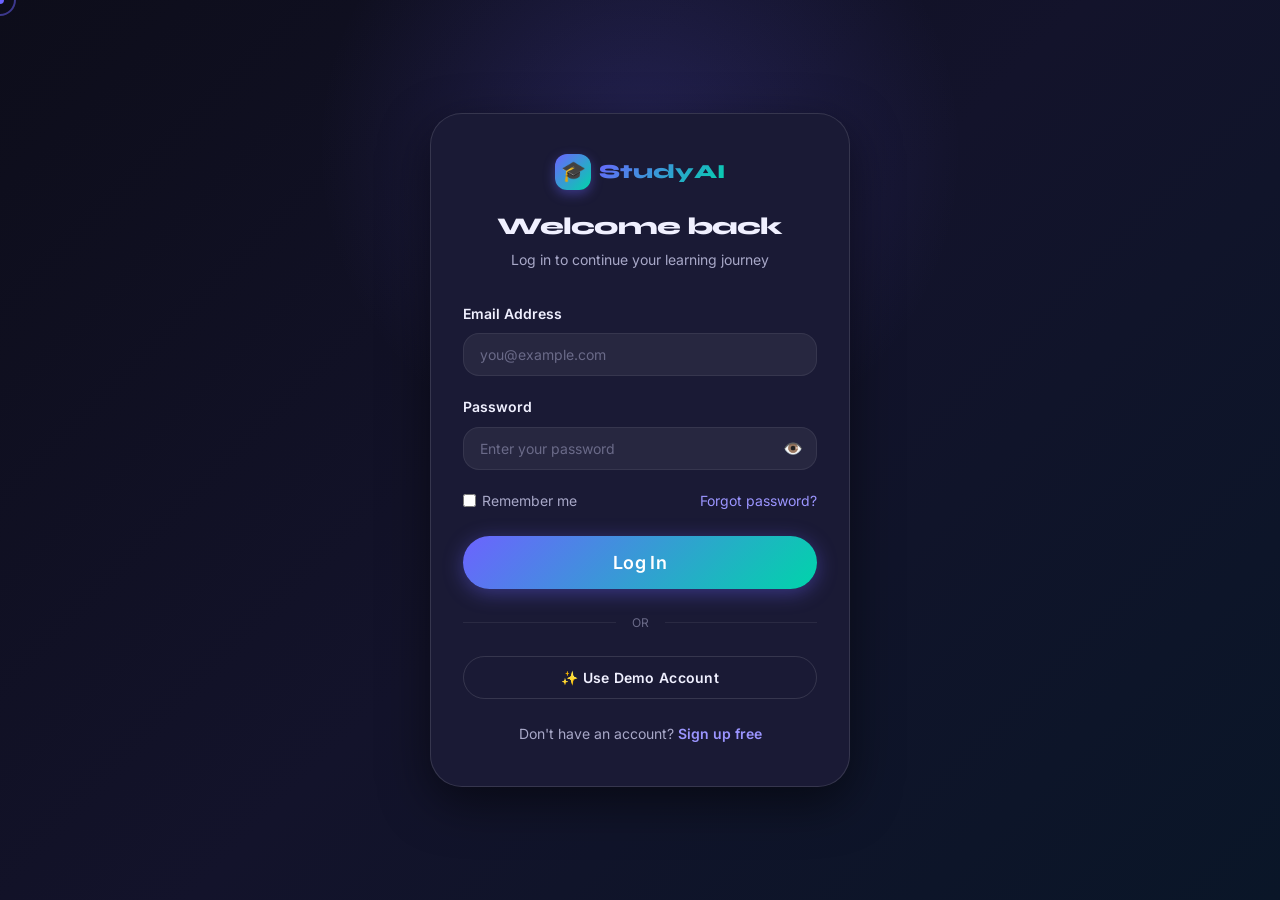
<file: quiz.html>
<!DOCTYPE html>
<html lang="en" data-theme="dark">
<head>
  <meta charset="UTF-8" />
  <meta name="viewport" content="width=device-width, initial-scale=1.0" />
  <meta name="description" content="Quiz Generator — Create AI-powered quizzes from any topic or document." />
  <title>Quiz Generator — StudyAI</title>

  <link rel="stylesheet" href="css/variables.css" />
  <link rel="stylesheet" href="css/base.css" />
  <link rel="stylesheet" href="css/animations.css" />
  <link rel="stylesheet" href="css/dashboard.css" />

  <link rel="icon" href="data:image/svg+xml,<svg xmlns='http://www.w3.org/2000/svg' viewBox='0 0 100 100'><text y='.9em' font-size='90'>🎓</text></svg>" />
</head>
<body>

  <div id="cursor-dot" aria-hidden="true"></div>
  <div id="cursor-ring" aria-hidden="true"></div>
  <div id="scroll-progress" role="progressbar" aria-label="Page scroll progress"></div>
  <div id="toast-container" aria-live="polite"></div>
  <div class="sidebar-overlay" aria-hidden="true"></div>

  <div class="app-layout">

    <!-- SIDEBAR -->
    <aside class="sidebar" aria-label="Main sidebar navigation">
      <a href="index.html" class="sidebar-logo">
        <div class="sidebar-logo-icon" aria-hidden="true">🎓</div>
        <span class="text-gradient">StudyAI</span>
      </a>

      <nav class="sidebar-nav" aria-label="Dashboard navigation">
        <p class="sidebar-section-label">Main</p>
        <a href="dashboard.html" class="sidebar-link">
          <span class="sidebar-link-icon" aria-hidden="true">📊</span>
          Dashboard
        </a>
        <a href="chat.html" class="sidebar-link">
          <span class="sidebar-link-icon" aria-hidden="true">🤖</span>
          AI Chat
          <span class="sidebar-badge">New</span>
        </a>

        <p class="sidebar-section-label">Study Tools</p>
        <a href="notes.html" class="sidebar-link">
          <span class="sidebar-link-icon" aria-hidden="true">📝</span>
          Notes
        </a>
        <a href="quiz.html" class="sidebar-link active">
          <span class="sidebar-link-icon" aria-hidden="true">🧠</span>
          Quiz Generator
        </a>
        <a href="flashcards.html" class="sidebar-link">
          <span class="sidebar-link-icon" aria-hidden="true">🃏</span>
          Flashcards
        </a>
        <a href="calendar.html" class="sidebar-link">
          <span class="sidebar-link-icon" aria-hidden="true">📅</span>
          Calendar
        </a>

        <p class="sidebar-section-label">Account</p>
        <a href="profile.html" class="sidebar-link">
          <span class="sidebar-link-icon" aria-hidden="true">👤</span>
          Profile
        </a>
        <a href="settings.html" class="sidebar-link">
          <span class="sidebar-link-icon" aria-hidden="true">⚙️</span>
          Settings
        </a>
      </nav>

     <div class="sidebar-footer">
  <a href="profile.html" class="sidebar-user">
    <div class="avatar avatar-md" data-user-avatar style="background:var(--grad-primary)">SA</div>
    <div class="sidebar-user-info">
      <div class="sidebar-user-name" data-user-name>Loading…</div>
      <div class="sidebar-user-role" data-user-plan>Free Plan</div>
    </div>
  </a>
  <button class="btn btn-ghost btn-sm" data-logout style="width:100%;justify-content:center;margin-top:0.5rem;color:var(--clr-danger)">
    🚪 Log Out
  </button>
</div>
    </aside>

    <!-- MAIN -->
    <div class="main">

      <!-- TOPBAR -->
      <header class="topbar">
        <div class="topbar-left">
          <button class="hamburger" aria-label="Toggle sidebar">
            <span></span><span></span><span></span>
          </button>
          <h1 class="topbar-title">Quiz Generator</h1>
        </div>

        <div class="topbar-right">
          <button class="topbar-icon-btn" data-theme-toggle aria-label="Toggle theme" title="Toggle theme">
            <span data-theme-icon aria-hidden="true">☀️</span>
          </button>
          <button class="topbar-icon-btn" id="notif-btn" aria-label="Notifications" title="Notifications">
            🔔
            <span class="notif-count">3</span>
          </button>
        </div>

        <div class="notif-panel" id="notif-panel" role="region" aria-label="Notifications">
          <div class="notif-header">
            <strong style="font-size:0.9rem">Notifications</strong>
          </div>
          <div class="notif-item">
            <span class="notif-dot unread" aria-hidden="true"></span>
            <div>
              <div style="font-size:0.85rem;font-weight:600">Quiz reminder</div>
              <div style="font-size:0.75rem;color:var(--txt-muted)">Your Biology quiz is due in 2 hours</div>
            </div>
          </div>
        </div>
      </header>

      <!-- PAGE CONTENT -->
      <main class="page-content">

        <!-- Generator Form (shown first) -->
        <div class="card reveal" id="quiz-generator-view" style="max-width:720px;margin:0 auto;width:100%">
          <div class="card-header">
            <div>
              <div class="card-title">🧠 Generate a New Quiz</div>
              <div class="card-subtitle">Paste text, type a topic, or upload a file</div>
            </div>
          </div>

          <div style="display:flex;flex-direction:column;gap:1.25rem">
            <div>
              <label for="quiz-topic" style="font-size:0.8rem;font-weight:600;display:block;margin-bottom:0.5rem">Topic or paste content</label>
              <textarea id="quiz-topic" class="input" rows="5" style="resize:vertical" placeholder="e.g. The French Revolution, or paste your notes here…">Photosynthesis is the process by which green plants, algae, and some bacteria convert light energy into chemical energy stored in glucose.</textarea>
            </div>

            <div style="display:grid;grid-template-columns:1fr 1fr;gap:1rem">
              <div>
                <label for="quiz-count" style="font-size:0.8rem;font-weight:600;display:block;margin-bottom:0.5rem">Number of questions</label>
                <select id="quiz-count" class="input">
                  <option>5 Questions</option>
                  <option selected>10 Questions</option>
                  <option>15 Questions</option>
                  <option>20 Questions</option>
                </select>
              </div>
              <div>
                <label for="quiz-difficulty" style="font-size:0.8rem;font-weight:600;display:block;margin-bottom:0.5rem">Difficulty</label>
                <select id="quiz-difficulty" class="input">
                  <option>Easy</option>
                  <option selected>Medium</option>
                  <option>Hard</option>
                  <option>Mixed</option>
                </select>
              </div>
            </div>

            <div style="display:flex;gap:0.75rem;flex-wrap:wrap">
              <button class="chat-toolbar-btn" type="button">📎 Upload File</button>
              <button class="chat-toolbar-btn" type="button">📄 Upload PDF</button>
            </div>

            <button class="btn btn-primary btn-lg" id="generate-quiz-btn" style="width:100%;justify-content:center">
              ✨ Generate Quiz
            </button>
          </div>
        </div>

        <!-- Quiz Taking View (hidden initially) -->
        <div class="card reveal" id="quiz-taking-view" style="max-width:720px;margin:0 auto;width:100%;display:none">

          <div class="quiz-progress">
            <span class="quiz-step">Question <span id="q-current">1</span> of <span id="q-total">5</span></span>
            <div class="progress-track" style="flex:1">
              <div class="progress-fill" id="quiz-progress-fill" style="width:20%"></div>
            </div>
            <span class="badge badge-primary" id="quiz-score-badge">Score: 0/0</span>
          </div>

          <h2 class="quiz-question" id="quiz-question-text">
            What is the primary pigment responsible for capturing light energy in photosynthesis?
          </h2>

          <div class="quiz-options" id="quiz-options">
            <div class="quiz-option" data-correct="false">
              <span class="quiz-option-letter">A</span>
              Carotenoid
            </div>
            <div class="quiz-option" data-correct="true">
              <span class="quiz-option-letter">B</span>
              Chlorophyll
            </div>
            <div class="quiz-option" data-correct="false">
              <span class="quiz-option-letter">C</span>
              Melanin
            </div>
            <div class="quiz-option" data-correct="false">
              <span class="quiz-option-letter">D</span>
              Hemoglobin
            </div>
          </div>

          <div style="display:flex;justify-content:space-between;margin-top:2rem;gap:1rem">
            <button class="btn btn-outline" id="quiz-prev-btn">← Previous</button>
            <button class="btn btn-primary" id="quiz-next-btn">Next Question →</button>
          </div>
        </div>

        <!-- Quiz Results View (hidden initially) -->
        <div class="card reveal" id="quiz-results-view" style="max-width:600px;margin:0 auto;width:100%;display:none;text-align:center;padding:3rem 2rem">
          <div style="font-size:4rem;margin-bottom:1rem">🎉</div>
          <h2 class="font-display" style="font-size:2rem;font-weight:900;margin-bottom:0.5rem">Quiz Complete!</h2>
          <p style="color:var(--txt-secondary);margin-bottom:2rem">Great job! Here's how you did:</p>

          <div class="progress-circle" style="width:140px;height:140px;margin:0 auto 2rem">
            <svg viewBox="0 0 90 90" width="140" height="140">
              <circle class="progress-circle-bg" cx="45" cy="45" r="36"></circle>
              <circle class="progress-circle-fill" id="result-circle" cx="45" cy="45" r="36"></circle>
            </svg>
            <div class="progress-circle-label">
              <div class="progress-circle-pct" id="result-pct" style="font-size:1.8rem">80%</div>
              <div class="progress-circle-sub">Score</div>
            </div>
          </div>

          <div style="display:flex;gap:1rem;justify-content:center;flex-wrap:wrap">
            <button class="btn btn-outline" id="retry-quiz-btn">🔄 Retry Quiz</button>
            <button class="btn btn-primary" id="new-quiz-btn">✨ New Quiz</button>
          </div>
        </div>

      </main>
    </div>
  </div>

  <button id="fab" aria-label="Quick start AI chat" title="Open AI Chat" onclick="window.location.href='chat.html'">
    🤖
  </button>

 <script src="js/auth.js"></script>
<script>
  if (!requireAuth()) { document.write(''); }
  document.addEventListener('DOMContentLoaded', renderSidebarUser);
</script>
<script src="js/main.js"></script>
<script>
  // Simple demo quiz flow
  const QUIZ_QUESTIONS = [
    { q: "What is the primary pigment responsible for capturing light energy in photosynthesis?", options: ["Carotenoid", "Chlorophyll", "Melanin", "Hemoglobin"], correct: 1 },
    { q: "Where does photosynthesis primarily take place in a plant cell?", options: ["Mitochondria", "Nucleus", "Chloroplast", "Ribosome"], correct: 2 },
    { q: "What gas is released as a byproduct of photosynthesis?", options: ["Carbon Dioxide", "Nitrogen", "Oxygen", "Methane"], correct: 2 },
    { q: "Which of these is a reactant in photosynthesis?", options: ["Glucose", "Oxygen", "Water", "ATP"], correct: 2 },
    { q: "What is the overall purpose of the Calvin Cycle?", options: ["Produce light energy", "Fix carbon into glucose", "Release oxygen", "Break down water"], correct: 1 }
  ];

  let currentQ = 0;
  let score = 0;
  let answered = [];
  let quizTopic = 'Photosynthesis';

  const genBtn   = document.getElementById('generate-quiz-btn');
  const genView  = document.getElementById('quiz-generator-view');
  const takeView = document.getElementById('quiz-taking-view');
  const resView  = document.getElementById('quiz-results-view');

  genBtn.addEventListener('click', () => {
    quizTopic = document.getElementById('quiz-topic').value.slice(0, 40) || 'Custom Quiz';
    genBtn.disabled = true;
    genBtn.innerHTML = '<span class="loading-dots"><span></span><span></span><span></span></span> Generating…';
    setTimeout(() => {
      genView.style.display = 'none';
      takeView.style.display = 'block';
      currentQ = 0; score = 0; answered = [];
      renderQuestion();
      toast('✨ Quiz generated successfully!', 'success');
      genBtn.disabled = false;
      genBtn.innerHTML = '✨ Generate Quiz';
    }, 1800);
  });

  function renderQuestion() {
    const data = QUIZ_QUESTIONS[currentQ];
    document.getElementById('quiz-question-text').textContent = data.q;
    document.getElementById('q-current').textContent = currentQ + 1;
    document.getElementById('q-total').textContent = QUIZ_QUESTIONS.length;
    document.getElementById('quiz-progress-fill').style.width = `${((currentQ + 1) / QUIZ_QUESTIONS.length) * 100}%`;
    document.getElementById('quiz-score-badge').textContent = `Score: ${score}/${answered.length}`;

    const optsContainer = document.getElementById('quiz-options');
    optsContainer.innerHTML = '';
    const letters = ['A', 'B', 'C', 'D'];

    data.options.forEach((opt, i) => {
      const el = document.createElement('div');
      el.className = 'quiz-option';
      el.dataset.index = i;
      el.innerHTML = `<span class="quiz-option-letter">${letters[i]}</span> ${opt}`;
      el.addEventListener('click', () => selectOption(el, i, data.correct));
      optsContainer.appendChild(el);
    });

    document.getElementById('quiz-prev-btn').disabled = currentQ === 0;
    document.getElementById('quiz-next-btn').textContent = currentQ === QUIZ_QUESTIONS.length - 1 ? 'Finish Quiz ✓' : 'Next Question →';
  }

  function selectOption(el, index, correctIndex) {
    if (answered[currentQ] !== undefined) return;
    document.querySelectorAll('.quiz-option').forEach(o => o.classList.remove('selected'));
    el.classList.add('selected');

    setTimeout(() => {
      document.querySelectorAll('.quiz-option').forEach((o, i) => {
        if (i === correctIndex) o.classList.add('correct');
        else if (i === index) o.classList.add('wrong');
      });
      answered[currentQ] = index;
      if (index === correctIndex) score++;
      document.getElementById('quiz-score-badge').textContent = `Score: ${score}/${answered.length}`;
    }, 300);
  }

  document.getElementById('quiz-next-btn').addEventListener('click', () => {
    if (currentQ < QUIZ_QUESTIONS.length - 1) {
      currentQ++;
      renderQuestion();
    } else {
      showResults();
    }
  });

  document.getElementById('quiz-prev-btn').addEventListener('click', () => {
    if (currentQ > 0) { currentQ--; renderQuestion(); }
  });

  function showResults() {
    takeView.style.display = 'none';
    resView.style.display = 'block';
    const pct = Math.round((score / QUIZ_QUESTIONS.length) * 100);
    document.getElementById('result-pct').textContent = pct + '%';
    const circle = document.getElementById('result-circle');
    const r = 36, circ = 2 * Math.PI * r;
    circle.style.strokeDasharray = circ;
    circle.style.strokeDashoffset = circ * (1 - pct / 100);
    circle.style.stroke = 'url(#gradStroke2)';
    toast(`🎉 Quiz complete! You scored ${pct}%`, 'success', 4000);

    // ── Save quiz score to user's account ──
    const data = getUserData() || {};
    data.quizScores = data.quizScores || [];
    data.quizScores.push({
      topic: quizTopic,
      score: pct,
      correct: score,
      total: QUIZ_QUESTIONS.length,
      date: new Date().toISOString(),
    });
    // keep last 30 quiz attempts
    if (data.quizScores.length > 30) data.quizScores = data.quizScores.slice(-30);
    saveUserData(data);
  }

  document.getElementById('retry-quiz-btn').addEventListener('click', () => {
    resView.style.display = 'none';
    takeView.style.display = 'block';
    currentQ = 0; score = 0; answered = [];
    renderQuestion();
  });

  document.getElementById('new-quiz-btn').addEventListener('click', () => {
    resView.style.display = 'none';
    genView.style.display = 'block';
  });

  document.querySelector('#quiz-results-view svg').insertAdjacentHTML('afterbegin', `
    <defs>
      <linearGradient id="gradStroke2" x1="0%" y1="0%" x2="100%" y2="100%">
        <stop offset="0%" stop-color="#6C63FF" />
        <stop offset="100%" stop-color="#00D4AA" />
      </linearGradient>
    </defs>
  `);
</script>
</body>
</html>
</file>
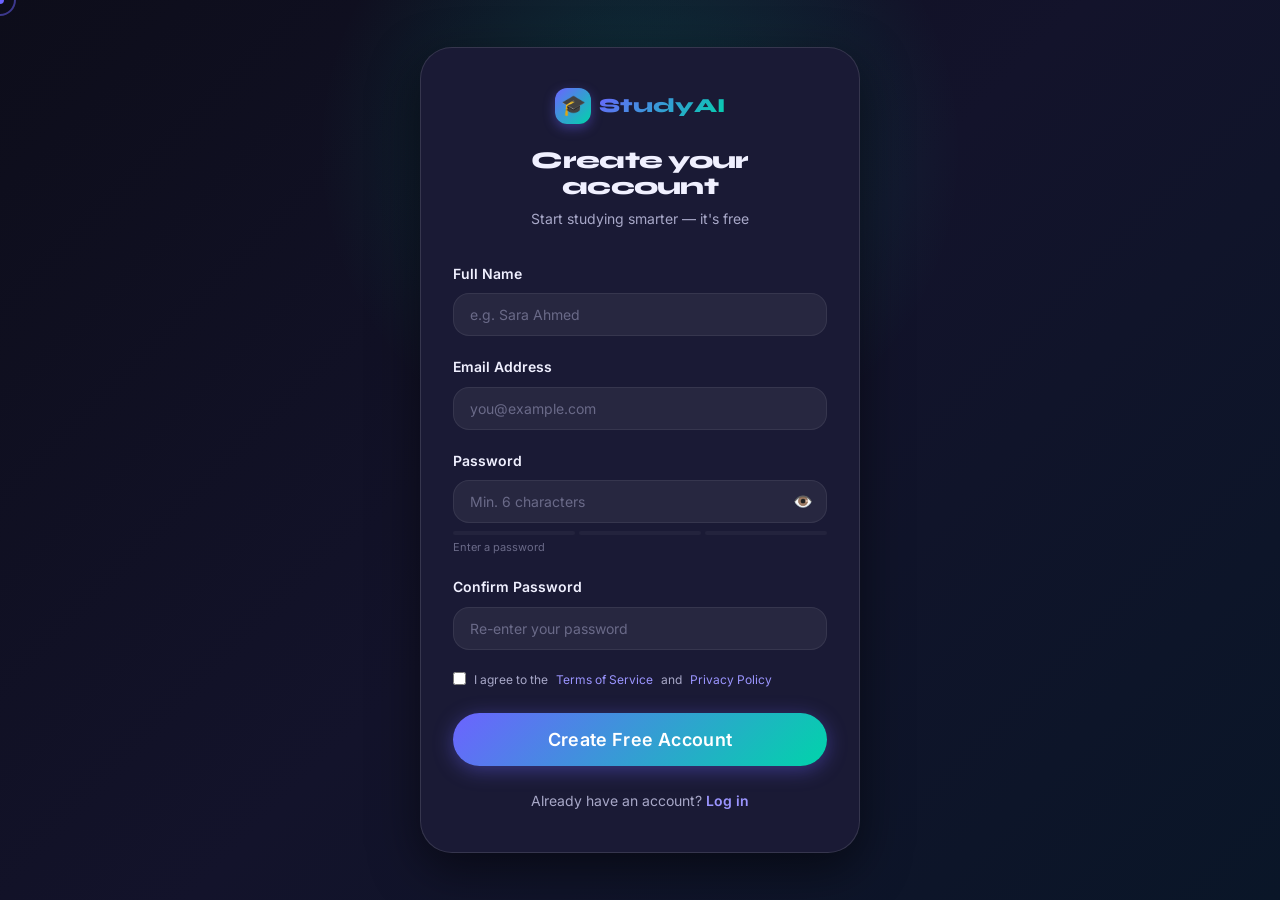
<file: register.html>
<!DOCTYPE html>
<html lang="en" data-theme="dark">
<head>
  <meta charset="UTF-8" />
  <meta name="viewport" content="width=device-width, initial-scale=1.0" />
  <meta name="description" content="Create your free StudyAI account." />
  <title>Sign Up — StudyAI</title>

  <link rel="stylesheet" href="css/variables.css" />
  <link rel="stylesheet" href="css/base.css" />
  <link rel="stylesheet" href="css/animations.css" />
  <link rel="stylesheet" href="css/landing.css" />

  <link rel="icon" href="data:image/svg+xml,<svg xmlns='http://www.w3.org/2000/svg' viewBox='0 0 100 100'><text y='.9em' font-size='90'>🎓</text></svg>" />

  <style>
    .auth-page {
      min-height: 100vh;
      display: flex;
      align-items: center;
      justify-content: center;
      padding: var(--sp-6);
      position: relative;
      overflow: hidden;
    }
    .auth-bg { position: absolute; inset: 0; background: var(--grad-hero); z-index: 0; }
    .auth-glow {
      position: absolute;
      width: 700px; height: 700px;
      border-radius: 50%;
      background: radial-gradient(ellipse, rgba(0,212,170,.18) 0%, transparent 65%);
      top: -200px; left: 50%;
      transform: translateX(-50%);
      pointer-events: none;
    }
    .auth-card {
      position: relative;
      z-index: 1;
      width: 100%;
      max-width: 440px;
      background: var(--bg-elevated);
      border: 1px solid var(--border-glass);
      border-radius: var(--r-3xl);
      padding: var(--sp-10) var(--sp-8);
      box-shadow: var(--shadow-lg);
    }
    .auth-logo {
      display: flex;
      align-items: center;
      justify-content: center;
      gap: var(--sp-2);
      font-family: var(--font-display);
      font-size: var(--fs-xl);
      font-weight: var(--fw-black);
      margin-bottom: var(--sp-6);
    }
    .auth-title { font-size: var(--fs-2xl); font-weight: var(--fw-extrabold); text-align: center; margin-bottom: var(--sp-2); }
    .auth-subtitle { font-size: var(--fs-sm); color: var(--txt-secondary); text-align: center; margin-bottom: var(--sp-8); }
    .auth-field { margin-bottom: var(--sp-5); }
    .auth-field label { font-size: var(--fs-sm); font-weight: var(--fw-semibold); display: block; margin-bottom: var(--sp-2); }
    .auth-error {
      background: rgba(255,94,125,.1);
      border: 1px solid rgba(255,94,125,.3);
      color: var(--clr-danger);
      font-size: var(--fs-sm);
      padding: var(--sp-3) var(--sp-4);
      border-radius: var(--r-lg);
      margin-bottom: var(--sp-5);
      display: none;
    }
    .auth-error.show { display: block; animation: fadeInUp .3s ease both; }
    .auth-footer { text-align: center; margin-top: var(--sp-6); font-size: var(--fs-sm); color: var(--txt-secondary); }
    .auth-footer a { color: var(--clr-primary-light); font-weight: var(--fw-semibold); }
    .password-toggle {
      position: absolute; right: 14px; top: 50%; transform: translateY(-50%);
      background: none; border: none; cursor: pointer; color: var(--txt-muted); font-size: 16px;
    }
    .pw-strength { display: flex; gap: 4px; margin-top: 8px; }
    .pw-strength-bar { height: 4px; flex: 1; border-radius: 2px; background: var(--bg-glass); transition: background .3s; }
    .pw-strength-label { font-size: 11px; color: var(--txt-muted); margin-top: 4px; }
  </style>
</head>
<body>

  <div id="cursor-dot" aria-hidden="true"></div>
  <div id="cursor-ring" aria-hidden="true"></div>
  <div id="toast-container" aria-live="polite"></div>

  <div class="auth-page">
    <div class="auth-bg"></div>
    <div class="auth-glow" aria-hidden="true"></div>

    <div class="auth-card anim-scale-in">
      <a href="index.html" class="auth-logo">
        <div class="nav-logo-icon" aria-hidden="true">🎓</div>
        <span class="text-gradient">StudyAI</span>
      </a>

      <h1 class="auth-title">Create your account</h1>
      <p class="auth-subtitle">Start studying smarter — it's free</p>

      <div class="auth-error" id="auth-error" role="alert"></div>

      <form id="register-form" novalidate>
        <div class="auth-field">
          <label for="reg-name">Full Name</label>
          <input type="text" id="reg-name" class="input" placeholder="e.g. Sara Ahmed" required autocomplete="name" />
        </div>

        <div class="auth-field">
          <label for="reg-email">Email Address</label>
          <input type="email" id="reg-email" class="input" placeholder="you@example.com" required autocomplete="email" />
        </div>

        <div class="auth-field">
          <label for="reg-password">Password</label>
          <div style="position:relative">
            <input type="password" id="reg-password" class="input" placeholder="Min. 6 characters" required autocomplete="new-password" style="padding-right:44px" />
            <button type="button" class="password-toggle" id="toggle-pw" aria-label="Show password">👁️</button>
          </div>
          <div class="pw-strength" aria-hidden="true">
            <div class="pw-strength-bar" id="bar1"></div>
            <div class="pw-strength-bar" id="bar2"></div>
            <div class="pw-strength-bar" id="bar3"></div>
          </div>
          <div class="pw-strength-label" id="pw-strength-label">Enter a password</div>
        </div>

        <div class="auth-field">
          <label for="reg-confirm">Confirm Password</label>
          <input type="password" id="reg-confirm" class="input" placeholder="Re-enter your password" required autocomplete="new-password" />
        </div>

        <label style="display:flex;align-items:flex-start;gap:8px;font-size:var(--fs-xs);color:var(--txt-secondary);margin-bottom:var(--sp-6);cursor:pointer">
          <input type="checkbox" id="agree-terms" required style="margin-top:2px;cursor:pointer" />
          I agree to the <a href="#" style="color:var(--clr-primary-light)" onclick="return false">Terms of Service</a> and <a href="#" style="color:var(--clr-primary-light)" onclick="return false">Privacy Policy</a>
        </label>

        <button type="submit" class="btn btn-primary btn-lg" style="width:100%;justify-content:center">
          Create Free Account
        </button>
      </form>

      <p class="auth-footer">
        Already have an account? <a href="login.html">Log in</a>
      </p>
    </div>
  </div>

  <script src="js/main.js"></script>
  <script src="js/auth.js"></script>
  <script>
    if (getCurrentUser()) window.location.href = 'dashboard.html';

    document.getElementById('toggle-pw').addEventListener('click', () => {
      const pw = document.getElementById('reg-password');
      const btn = document.getElementById('toggle-pw');
      const isPw = pw.type === 'password';
      pw.type = isPw ? 'text' : 'password';
      btn.textContent = isPw ? '🙈' : '👁️';
    });

    // Password strength indicator
    const pwInput = document.getElementById('reg-password');
    const bars = [document.getElementById('bar1'), document.getElementById('bar2'), document.getElementById('bar3')];
    const label = document.getElementById('pw-strength-label');

    pwInput.addEventListener('input', () => {
      const val = pwInput.value;
      let score = 0;
      if (val.length >= 6) score++;
      if (val.length >= 10) score++;
      if (/[A-Z]/.test(val) && /[0-9]/.test(val)) score++;

      const colors = ['var(--clr-danger)', 'var(--clr-warning)', 'var(--clr-success)'];
      const labels = ['Weak', 'Weak', 'Medium', 'Strong'];

      bars.forEach((bar, i) => {
        bar.style.background = i < score ? colors[Math.min(score - 1, 2)] : 'var(--bg-glass)';
      });
      label.textContent = val.length === 0 ? 'Enter a password' : labels[score];
    });

    document.getElementById('register-form').addEventListener('submit', (e) => {
      e.preventDefault();
      const name     = document.getElementById('reg-name').value.trim();
      const email    = document.getElementById('reg-email').value.trim();
      const password = document.getElementById('reg-password').value;
      const confirm  = document.getElementById('reg-confirm').value;
      const agreed   = document.getElementById('agree-terms').checked;
      const errorBox = document.getElementById('auth-error');

      if (password !== confirm) {
        errorBox.textContent = '⚠️ Passwords do not match.';
        errorBox.classList.add('show');
        return;
      }
      if (!agreed) {
        errorBox.textContent = '⚠️ Please agree to the Terms of Service.';
        errorBox.classList.add('show');
        return;
      }

      const result = registerUser({ name, email, password });

      if (result.success) {
        errorBox.classList.remove('show');
        toast(result.message, 'success', 2000);
        setTimeout(() => window.location.href = 'dashboard.html', 600);
      } else {
        errorBox.textContent = '⚠️ ' + result.message;
        errorBox.classList.add('show');
      }
    });
  </script>
</body>
</html>
</file>
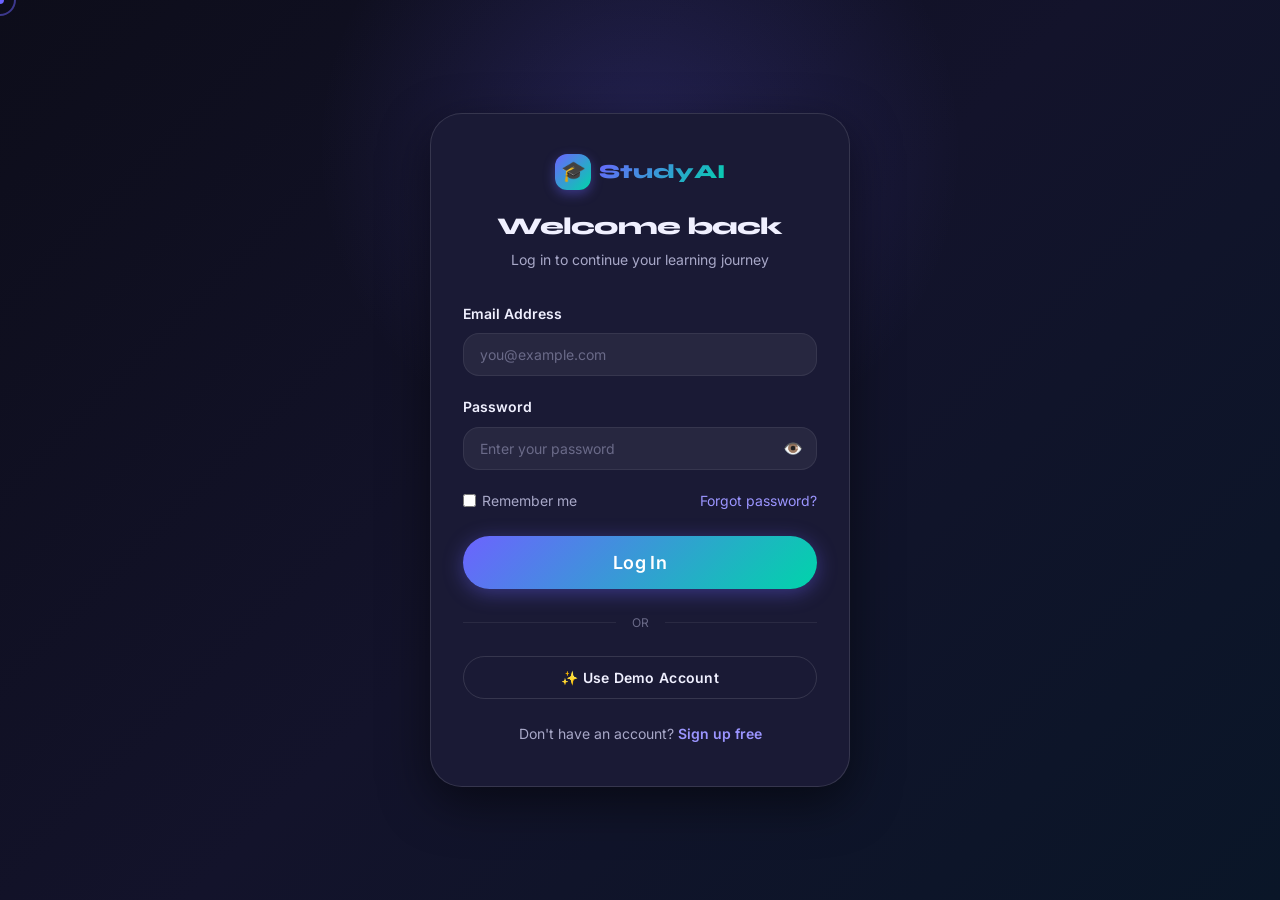
<file: settings.html>
<!DOCTYPE html>
<html lang="en" data-theme="dark">
<head>
  <meta charset="UTF-8" />
  <meta name="viewport" content="width=device-width, initial-scale=1.0" />
  <meta name="description" content="Settings — Customize your StudyAI experience." />
  <title>Settings — StudyAI</title>

  <link rel="stylesheet" href="css/variables.css" />
  <link rel="stylesheet" href="css/base.css" />
  <link rel="stylesheet" href="css/animations.css" />
  <link rel="stylesheet" href="css/dashboard.css" />

  <link rel="icon" href="data:image/svg+xml,<svg xmlns='http://www.w3.org/2000/svg' viewBox='0 0 100 100'><text y='.9em' font-size='90'>🎓</text></svg>" />
</head>
<body>

  <div id="cursor-dot" aria-hidden="true"></div>
  <div id="cursor-ring" aria-hidden="true"></div>
  <div id="scroll-progress" role="progressbar" aria-label="Page scroll progress"></div>
  <div id="toast-container" aria-live="polite"></div>
  <div class="sidebar-overlay" aria-hidden="true"></div>

  <div class="app-layout">

    <!-- SIDEBAR -->
    <aside class="sidebar" aria-label="Main sidebar navigation">
      <a href="index.html" class="sidebar-logo">
        <div class="sidebar-logo-icon" aria-hidden="true">🎓</div>
        <span class="text-gradient">StudyAI</span>
      </a>

      <nav class="sidebar-nav" aria-label="Dashboard navigation">
        <p class="sidebar-section-label">Main</p>
        <a href="dashboard.html" class="sidebar-link">
          <span class="sidebar-link-icon" aria-hidden="true">📊</span>
          Dashboard
        </a>
        <a href="chat.html" class="sidebar-link">
          <span class="sidebar-link-icon" aria-hidden="true">🤖</span>
          AI Chat
          <span class="sidebar-badge">New</span>
        </a>

        <p class="sidebar-section-label">Study Tools</p>
        <a href="notes.html" class="sidebar-link">
          <span class="sidebar-link-icon" aria-hidden="true">📝</span>
          Notes
        </a>
        <a href="quiz.html" class="sidebar-link">
          <span class="sidebar-link-icon" aria-hidden="true">🧠</span>
          Quiz Generator
        </a>
        <a href="flashcards.html" class="sidebar-link">
          <span class="sidebar-link-icon" aria-hidden="true">🃏</span>
          Flashcards
        </a>
        <a href="calendar.html" class="sidebar-link">
          <span class="sidebar-link-icon" aria-hidden="true">📅</span>
          Calendar
        </a>

        <p class="sidebar-section-label">Account</p>
        <a href="profile.html" class="sidebar-link">
          <span class="sidebar-link-icon" aria-hidden="true">👤</span>
          Profile
        </a>
        <a href="settings.html" class="sidebar-link active">
          <span class="sidebar-link-icon" aria-hidden="true">⚙️</span>
          Settings
        </a>
      </nav>

     <div class="sidebar-footer">
  <a href="profile.html" class="sidebar-user">
    <div class="avatar avatar-md" data-user-avatar style="background:var(--grad-primary)">SA</div>
    <div class="sidebar-user-info">
      <div class="sidebar-user-name" data-user-name>Loading…</div>
      <div class="sidebar-user-role" data-user-plan>Free Plan</div>
    </div>
  </a>
  <button class="btn btn-ghost btn-sm" data-logout style="width:100%;justify-content:center;margin-top:0.5rem;color:var(--clr-danger)">
    🚪 Log Out
  </button>
</div>
    </aside>

    <!-- MAIN -->
    <div class="main">

      <!-- TOPBAR -->
      <header class="topbar">
        <div class="topbar-left">
          <button class="hamburger" aria-label="Toggle sidebar">
            <span></span><span></span><span></span>
          </button>
          <h1 class="topbar-title">Settings</h1>
        </div>

        <div class="topbar-right">
          <button class="topbar-icon-btn" data-theme-toggle aria-label="Toggle theme" title="Toggle theme">
            <span data-theme-icon aria-hidden="true">☀️</span>
          </button>
          <button class="topbar-icon-btn" id="notif-btn" aria-label="Notifications" title="Notifications">
            🔔
            <span class="notif-count">3</span>
          </button>
        </div>

        <div class="notif-panel" id="notif-panel" role="region" aria-label="Notifications">
          <div class="notif-header"><strong style="font-size:0.9rem">Notifications</strong></div>
          <div class="notif-item">
            <span class="notif-dot unread" aria-hidden="true"></span>
            <div>
              <div style="font-size:0.85rem;font-weight:600">Settings saved</div>
              <div style="font-size:0.75rem;color:var(--txt-muted)">Your preferences were updated</div>
            </div>
          </div>
        </div>
      </header>

      <!-- PAGE CONTENT -->
      <main class="page-content">
        <div class="settings-layout">

          <!-- Settings Nav -->
          <nav class="settings-nav" aria-label="Settings sections">
            <div class="settings-nav-item active" data-section="account">👤 Account</div>
            <div class="settings-nav-item" data-section="notifications">🔔 Notifications</div>
            <div class="settings-nav-item" data-section="appearance">🎨 Appearance</div>
            <div class="settings-nav-item" data-section="ai">🤖 AI Preferences</div>
            <div class="settings-nav-item" data-section="privacy">🔒 Privacy & Security</div>
            <div class="settings-nav-item" data-section="billing">💳 Billing</div>
          </nav>

          <!-- Settings Content -->
          <div class="settings-section reveal">

           <!-- Account -->
<div class="settings-group" id="section-account">
  <div class="settings-group-header">
    <div class="settings-group-title">Account Information</div>
    <div class="settings-group-desc">Update your personal details</div>
  </div>
  <div class="settings-row">
    <div class="settings-row-info">
      <div class="settings-row-label">Full Name</div>
      <div class="settings-row-desc" data-user-name>Loading…</div>
    </div>
    <button class="btn btn-ghost btn-sm" onclick="openEditModal('name')">Edit</button>
  </div>
  <div class="settings-row">
    <div class="settings-row-info">
      <div class="settings-row-label">Email Address</div>
      <div class="settings-row-desc" data-user-email>Loading…</div>
    </div>
    <button class="btn btn-ghost btn-sm" onclick="openEditModal('email')">Edit</button>
  </div>
  <div class="settings-row">
    <div class="settings-row-info">
      <div class="settings-row-label">Password</div>
      <div class="settings-row-desc">Click to update your password</div>
    </div>
    <button class="btn btn-ghost btn-sm" onclick="openEditModal('password')">Change</button>
  </div>
</div>

            <!-- Notifications -->
            <div class="settings-group" id="section-notifications">
              <div class="settings-group-header">
                <div class="settings-group-title">Notification Preferences</div>
                <div class="settings-group-desc">Choose what you want to be notified about</div>
              </div>
              <div class="settings-row">
                <div class="settings-row-info">
                  <div class="settings-row-label">Quiz Reminders</div>
                  <div class="settings-row-desc">Get notified about upcoming quizzes</div>
                </div>
                <label class="toggle">
                  <input type="checkbox" checked />
                  <span class="toggle-track"></span>
                </label>
              </div>
              <div class="settings-row">
                <div class="settings-row-info">
                  <div class="settings-row-label">Study Streak Alerts</div>
                  <div class="settings-row-desc">Daily reminder to maintain your streak</div>
                </div>
                <label class="toggle">
                  <input type="checkbox" checked />
                  <span class="toggle-track"></span>
                </label>
              </div>
              <div class="settings-row">
                <div class="settings-row-info">
                  <div class="settings-row-label">Email Newsletter</div>
                  <div class="settings-row-desc">Tips and updates from StudyAI</div>
                </div>
                <label class="toggle">
                  <input type="checkbox" />
                  <span class="toggle-track"></span>
                </label>
              </div>
            </div>

            <!-- Appearance -->
            <div class="settings-group" id="section-appearance">
              <div class="settings-group-header">
                <div class="settings-group-title">Appearance</div>
                <div class="settings-group-desc">Customize how StudyAI looks</div>
              </div>
              <div class="settings-row">
                <div class="settings-row-info">
                  <div class="settings-row-label">Dark Mode</div>
                  <div class="settings-row-desc">Toggle between light and dark theme</div>
                </div>
                <label class="toggle">
                  <input type="checkbox" id="settings-theme-toggle" checked />
                  <span class="toggle-track"></span>
                </label>
              </div>
              <div class="settings-row">
                <div class="settings-row-info">
                  <div class="settings-row-label">Reduce Motion</div>
                  <div class="settings-row-desc">Minimize animations across the app</div>
                </div>
                <label class="toggle">
                  <input type="checkbox" />
                  <span class="toggle-track"></span>
                </label>
              </div>
              <div class="settings-row">
                <div class="settings-row-info">
                  <div class="settings-row-label">Custom Cursor</div>
                  <div class="settings-row-desc">Show the animated cursor effect</div>
                </div>
                <label class="toggle">
                  <input type="checkbox" checked />
                  <span class="toggle-track"></span>
                </label>
              </div>
            </div>

            <!-- AI Preferences -->
            <div class="settings-group" id="section-ai">
              <div class="settings-group-header">
                <div class="settings-group-title">AI Preferences</div>
                <div class="settings-group-desc">Control how the AI assistant behaves</div>
              </div>
              <div class="settings-row">
                <div class="settings-row-info">
                  <div class="settings-row-label">Response Style</div>
                  <div class="settings-row-desc">How detailed AI responses should be</div>
                </div>
                <select class="input" style="width:160px">
                  <option>Concise</option>
                  <option selected>Balanced</option>
                  <option>Detailed</option>
                </select>
              </div>
              <div class="settings-row">
                <div class="settings-row-info">
                  <div class="settings-row-label">Auto-generate Flashcards</div>
                  <div class="settings-row-desc">Create flashcards automatically from notes</div>
                </div>
                <label class="toggle">
                  <input type="checkbox" checked />
                  <span class="toggle-track"></span>
                </label>
              </div>
              <div class="settings-row">
                <div class="settings-row-info">
                  <div class="settings-row-label">Voice Input</div>
                  <div class="settings-row-desc">Enable microphone for chat input</div>
                </div>
                <label class="toggle">
                  <input type="checkbox" checked />
                  <span class="toggle-track"></span>
                </label>
              </div>
            </div>

            <!-- Privacy -->
            <div class="settings-group" id="section-privacy">
              <div class="settings-group-header">
                <div class="settings-group-title">Privacy & Security</div>
                <div class="settings-group-desc">Manage your data and security</div>
              </div>
              <div class="settings-row">
                <div class="settings-row-info">
                  <div class="settings-row-label">Two-Factor Authentication</div>
                  <div class="settings-row-desc">Add an extra layer of security</div>
                </div>
                <label class="toggle">
                  <input type="checkbox" />
                  <span class="toggle-track"></span>
                </label>
              </div>
              <div class="settings-row">
                <div class="settings-row-info">
                  <div class="settings-row-label">Download My Data</div>
                  <div class="settings-row-desc">Export all your notes and progress</div>
                </div>
                <button class="btn btn-ghost btn-sm">Download</button>
              </div>
              <div class="settings-row">
                <div class="settings-row-info">
                  <div class="settings-row-label" style="color:var(--clr-danger)">Delete Account</div>
                  <div class="settings-row-desc">Permanently delete your account and data</div>
                </div>
                <button class="btn btn-ghost btn-sm" style="color:var(--clr-danger)" onclick="openModal('delete-modal')">Delete</button>
              </div>
            </div>

            <!-- Billing -->
            <div class="settings-group" id="section-billing">
              <div class="settings-group-header">
                <div class="settings-group-title">Billing</div>
                <div class="settings-group-desc">Manage your subscription</div>
              </div>
              <div class="settings-row">
                <div class="settings-row-info">
                  <div class="settings-row-label">Current Plan</div>
                  <div class="settings-row-desc">Pro Plan — $19/month</div>
                </div>
                <span class="badge badge-primary">Active</span>
              </div>
              <div class="settings-row">
                <div class="settings-row-info">
                  <div class="settings-row-label">Next Billing Date</div>
                  <div class="settings-row-desc">July 24, 2026</div>
                </div>
              </div>
              <div class="settings-row">
                <div class="settings-row-info">
                  <div class="settings-row-label">Payment Method</div>
                  <div class="settings-row-desc">Visa ending in 4242</div>
                </div>
                <button class="btn btn-ghost btn-sm">Update</button>
              </div>
            </div>

          </div>
        </div>
      </main>
    </div>
  </div>

  <!-- Delete Account Modal -->
  <div class="modal-overlay" id="delete-modal">
    <div class="modal">
      <div class="modal-header">
        <h2 class="modal-title" style="color:var(--clr-danger)">⚠️ Delete Account</h2>
        <button class="btn btn-ghost btn-icon" onclick="closeModal('delete-modal')" aria-label="Close modal">✕</button>
      </div>
      <p style="color:var(--txt-secondary);font-size:0.9rem;line-height:1.7;margin-bottom:1.5rem">
        This action is <strong>permanent</strong> and cannot be undone. All your notes,
        quizzes, flashcards, and progress data will be deleted forever.
      </p>
      <div style="display:flex;gap:1rem">
        <button class="btn btn-outline" style="flex:1;justify-content:center" onclick="closeModal('delete-modal')">Cancel</button>
       <button class="btn" style="flex:1;justify-content:center;background:var(--clr-danger);color:#fff"
  onclick="closeModal('delete-modal'); deleteCurrentUser(); toast('Account deleted','info'); setTimeout(()=>window.location.href='login.html',800)">
  Yes, Delete
</button>
      </div>
    </div>
  </div>

  <!-- Edit Field Modal (Name / Email / Password) -->
<div class="modal-overlay" id="edit-modal">
  <div class="modal">
    <div class="modal-header">
      <h2 class="modal-title" id="edit-modal-title">Edit Field</h2>
      <button class="btn btn-ghost btn-icon" onclick="closeModal('edit-modal')" aria-label="Close modal">✕</button>
    </div>

    <!-- Name / Email single field -->
    <div id="edit-single-field" style="display:none">
      <div style="margin-bottom:1.5rem">
        <label style="font-size:0.8rem;font-weight:600;display:block;margin-bottom:0.5rem" id="edit-field-label">Value</label>
        <input type="text" class="input" id="edit-field-input" />
      </div>
      <button class="btn btn-primary" style="width:100%;justify-content:center" onclick="saveEditField()">Save Changes</button>
    </div>

    <!-- Password change (3 fields) -->
    <div id="edit-password-fields" style="display:none">
      <div style="margin-bottom:1rem">
        <label style="font-size:0.8rem;font-weight:600;display:block;margin-bottom:0.5rem">Current Password</label>
        <input type="password" class="input" id="edit-old-password" />
      </div>
      <div style="margin-bottom:1rem">
        <label style="font-size:0.8rem;font-weight:600;display:block;margin-bottom:0.5rem">New Password</label>
        <input type="password" class="input" id="edit-new-password" placeholder="Min. 6 characters" />
      </div>
      <div style="margin-bottom:1.5rem">
        <label style="font-size:0.8rem;font-weight:600;display:block;margin-bottom:0.5rem">Confirm New Password</label>
        <input type="password" class="input" id="edit-confirm-password" />
      </div>
      <button class="btn btn-primary" style="width:100%;justify-content:center" onclick="savePasswordChange()">Update Password</button>
    </div>
  </div>
</div>

  <button id="fab" aria-label="Quick start AI chat" title="Open AI Chat" onclick="window.location.href='chat.html'">
    🤖
  </button>

 <script src="js/auth.js"></script>
<script>
  if (!requireAuth()) { document.write(''); }
  document.addEventListener('DOMContentLoaded', renderSidebarUser);
</script>
<script src="js/main.js"></script>
<script>
  // Settings nav section switching
  document.querySelectorAll('.settings-nav-item').forEach(item => {
    item.addEventListener('click', () => {
      document.querySelectorAll('.settings-nav-item').forEach(i => i.classList.remove('active'));
      item.classList.add('active');
      const target = document.getElementById('section-' + item.dataset.section);
      if (target) target.scrollIntoView({ behavior: 'smooth', block: 'start' });
    });
  });

  // Sync settings dark mode toggle with theme
  const settingsThemeToggle = document.getElementById('settings-theme-toggle');
  if (settingsThemeToggle) {
    settingsThemeToggle.checked = document.documentElement.getAttribute('data-theme') === 'dark';
    settingsThemeToggle.addEventListener('change', () => {
      const theme = settingsThemeToggle.checked ? 'dark' : 'light';
      document.documentElement.setAttribute('data-theme', theme);
      localStorage.setItem('sa-theme', theme);
      toast(`Switched to ${theme} mode`, 'success', 2000);
    });
  }

  /* ── Edit Name / Email / Password Modal Logic ── */
  let currentEditField = null;

  function openEditModal(field) {
    currentEditField = field;
    const user = getCurrentUser();
    const title = document.getElementById('edit-modal-title');
    const singleBlock = document.getElementById('edit-single-field');
    const pwBlock = document.getElementById('edit-password-fields');

    if (field === 'password') {
      title.textContent = 'Change Password';
      singleBlock.style.display = 'none';
      pwBlock.style.display = 'block';
      document.getElementById('edit-old-password').value = '';
      document.getElementById('edit-new-password').value = '';
      document.getElementById('edit-confirm-password').value = '';
    } else {
      singleBlock.style.display = 'block';
      pwBlock.style.display = 'none';
      if (field === 'name') {
        title.textContent = 'Edit Full Name';
        document.getElementById('edit-field-label').textContent = 'Full Name';
        document.getElementById('edit-field-input').type = 'text';
        document.getElementById('edit-field-input').value = user.name;
      } else if (field === 'email') {
        title.textContent = 'Edit Email Address';
        document.getElementById('edit-field-label').textContent = 'Email Address';
        document.getElementById('edit-field-input').type = 'email';
        document.getElementById('edit-field-input').value = user.email;
      }
    }
    openModal('edit-modal');
  }

  function saveEditField() {
    const value = document.getElementById('edit-field-input').value.trim();
    if (!value) { toast('⚠️ This field cannot be empty', 'error'); return; }

    if (currentEditField === 'name') {
      updateCurrentUser({ name: value });
      toast('✅ Name updated successfully', 'success');
    } else if (currentEditField === 'email') {
      if (!/^[^\s@]+@[^\s@]+\.[^\s@]+$/.test(value)) {
        toast('⚠️ Please enter a valid email address', 'error');
        return;
      }
      toast('✅ Email updated successfully', 'success');
      // Note: changing email key isn't migrated in this simple demo store —
      // display value updates immediately for the session.
      updateCurrentUser({ email: value });
    }

    closeModal('edit-modal');
    renderSidebarUser();
    document.querySelectorAll('[data-user-name]').forEach(el => el.textContent = getCurrentUser().name);
    document.querySelectorAll('[data-user-email]').forEach(el => el.textContent = getCurrentUser().email);
  }

  function savePasswordChange() {
    const oldPw = document.getElementById('edit-old-password').value;
    const newPw = document.getElementById('edit-new-password').value;
    const confirmPw = document.getElementById('edit-confirm-password').value;

    if (newPw !== confirmPw) { toast('⚠️ New passwords do not match', 'error'); return; }

    const result = changePassword(oldPw, newPw);
    if (result.success) {
      toast('✅ ' + result.message, 'success');
      closeModal('edit-modal');
    } else {
      toast('⚠️ ' + result.message, 'error');
    }
  }
</script>
</body>
</html>
</file>
<file: css/variables.css>
/* ============================================================
   STUDY ASSISTANT — CSS VARIABLES (Design Tokens)
   ============================================================ */

:root {
  /* ── Brand Palette ───────────────────────────────────────── */
  --clr-primary:        #6C63FF;   /* electric violet */
  --clr-primary-light:  #9B95FF;
  --clr-primary-dark:   #4A42D4;
  --clr-accent:         #00D4AA;   /* neon teal */
  --clr-accent-light:   #33DDBB;
  --clr-warning:        #FFB347;
  --clr-danger:         #FF5E7D;
  --clr-success:        #4CAF82;
  --clr-info:           #47B8FF;

  /* ── Gradient Tokens ─────────────────────────────────────── */
  --grad-hero:   linear-gradient(135deg, #0d0d1a 0%, #13132b 50%, #0a1628 100%);
  --grad-card:   linear-gradient(135deg, rgba(108,99,255,.15) 0%, rgba(0,212,170,.08) 100%);
  --grad-primary:linear-gradient(135deg, #6C63FF, #00D4AA);
  --grad-warm:   linear-gradient(135deg, #FF5E7D, #FFB347);
  --grad-glow:   radial-gradient(ellipse at 50% 0%, rgba(108,99,255,.35) 0%, transparent 65%);
  --grad-sidebar:linear-gradient(180deg, rgba(18,18,40,.97) 0%, rgba(12,12,30,.97) 100%);

  /* ── Dark Mode Surfaces ──────────────────────────────────── */
  --bg-base:         #0d0d1a;
  --bg-surface:      #13132b;
  --bg-elevated:     #1a1a35;
  --bg-glass:        rgba(255,255,255,.04);
  --bg-glass-hover:  rgba(255,255,255,.08);
  --bg-input:        rgba(255,255,255,.06);
  --bg-sidebar:      rgba(12,12,28,.95);
  --bg-overlay:      rgba(0,0,0,.6);

  /* ── Text ────────────────────────────────────────────────── */
  --txt-primary:   #F0F0FF;
  --txt-secondary: #A8A8C8;
  --txt-muted:     #6A6A88;
  --txt-inverse:   #0d0d1a;

  /* ── Borders & Dividers ──────────────────────────────────── */
  --border-subtle: rgba(255,255,255,.07);
  --border-glass:  rgba(255,255,255,.12);
  --border-accent: rgba(108,99,255,.4);
  --border-glow:   rgba(108,99,255,.6);

  /* ── Shadows ─────────────────────────────────────────────── */
  --shadow-sm:   0 2px 8px rgba(0,0,0,.3);
  --shadow-md:   0 8px 24px rgba(0,0,0,.4);
  --shadow-lg:   0 16px 48px rgba(0,0,0,.5);
  --shadow-glow: 0 0 32px rgba(108,99,255,.35);
  --shadow-card: 0 4px 20px rgba(0,0,0,.35), inset 0 1px 0 rgba(255,255,255,.06);

  /* ── Glass Morphism ──────────────────────────────────────── */
  --glass-blur:     blur(20px);
  --glass-border:   1px solid rgba(255,255,255,.1);
  --glass-bg:       rgba(255,255,255,.04);
  --glass-bg-dark:  rgba(10,10,25,.6);

  /* ── Typography ──────────────────────────────────────────── */
  --font-display: 'Syne', sans-serif;      /* futuristic display */
  --font-body:    'Inter', sans-serif;     /* clean body */
  --font-mono:    'JetBrains Mono', monospace;

  --fs-xs:  0.75rem;   /* 12px */
  --fs-sm:  0.875rem;  /* 14px */
  --fs-md:  1rem;      /* 16px */
  --fs-lg:  1.125rem;  /* 18px */
  --fs-xl:  1.25rem;   /* 20px */
  --fs-2xl: 1.5rem;    /* 24px */
  --fs-3xl: 1.875rem;  /* 30px */
  --fs-4xl: 2.25rem;   /* 36px */
  --fs-5xl: 3rem;      /* 48px */
  --fs-6xl: 3.75rem;   /* 60px */
  --fs-7xl: 4.5rem;    /* 72px */

  --fw-normal:   400;
  --fw-medium:   500;
  --fw-semibold: 600;
  --fw-bold:     700;
  --fw-extrabold:800;
  --fw-black:    900;

  --lh-tight:  1.1;
  --lh-snug:   1.3;
  --lh-normal: 1.6;
  --lh-relaxed:1.8;

  --ls-tight:  -.03em;
  --ls-normal: -.01em;
  --ls-wide:   .04em;
  --ls-wider:  .1em;

  /* ── Spacing ─────────────────────────────────────────────── */
  --sp-1:  0.25rem;   /* 4px  */
  --sp-2:  0.5rem;    /* 8px  */
  --sp-3:  0.75rem;   /* 12px */
  --sp-4:  1rem;      /* 16px */
  --sp-5:  1.25rem;   /* 20px */
  --sp-6:  1.5rem;    /* 24px */
  --sp-8:  2rem;      /* 32px */
  --sp-10: 2.5rem;    /* 40px */
  --sp-12: 3rem;      /* 48px */
  --sp-16: 4rem;      /* 64px */
  --sp-20: 5rem;      /* 80px */
  --sp-24: 6rem;      /* 96px */

  /* ── Border Radius ───────────────────────────────────────── */
  --r-sm:   6px;
  --r-md:   12px;
  --r-lg:   16px;
  --r-xl:   20px;
  --r-2xl:  24px;
  --r-3xl:  32px;
  --r-full: 9999px;

  /* ── Transitions ─────────────────────────────────────────── */
  --ease-fast:   all .15s cubic-bezier(.4,0,.2,1);
  --ease-normal: all .25s cubic-bezier(.4,0,.2,1);
  --ease-slow:   all .4s  cubic-bezier(.4,0,.2,1);
  --ease-bounce: all .3s  cubic-bezier(.34,1.56,.64,1);

  /* ── Layout ──────────────────────────────────────────────── */
  --sidebar-w:     260px;
  --topbar-h:      70px;
  --container-max: 1280px;
  --z-dropdown:    100;
  --z-sidebar:     200;
  --z-modal:       300;
  --z-toast:       400;
  --z-cursor:      9999;
}

/* ── Light Mode Overrides ────────────────────────────────── */
[data-theme="light"] {
  --bg-base:         #f4f4fb;
  --bg-surface:      #ffffff;
  --bg-elevated:     #eeeef8;
  --bg-glass:        rgba(255,255,255,.7);
  --bg-glass-hover:  rgba(255,255,255,.9);
  --bg-input:        rgba(0,0,0,.04);
  --bg-sidebar:      rgba(255,255,255,.95);
  --bg-overlay:      rgba(0,0,20,.45);

  --txt-primary:   #0f0f2a;
  --txt-secondary: #4a4a6a;
  --txt-muted:     #9090b0;

  --border-subtle: rgba(0,0,0,.08);
  --border-glass:  rgba(0,0,0,.1);
  --border-accent: rgba(108,99,255,.35);

  --shadow-sm:   0 2px 8px rgba(108,99,255,.08);
  --shadow-md:   0 8px 24px rgba(108,99,255,.12);
  --shadow-lg:   0 16px 48px rgba(108,99,255,.16);
  --shadow-card: 0 4px 20px rgba(108,99,255,.1), inset 0 1px 0 rgba(255,255,255,.8);

  --glass-bg:      rgba(255,255,255,.65);
  --glass-bg-dark: rgba(240,240,255,.8);

  --grad-hero:    linear-gradient(135deg, #f0f0ff 0%, #e8e8ff 50%, #f0f4ff 100%);
  --grad-sidebar: linear-gradient(180deg, rgba(255,255,255,.97) 0%, rgba(248,248,255,.97) 100%);
}
</file>
<file: css/base.css>
/* ============================================================
   STUDY ASSISTANT — BASE STYLES
   ============================================================ */

/* ── Google Fonts ────────────────────────────────────────── */
@import url('https://fonts.googleapis.com/css2?family=Inter:wght@400;500;600;700;800&family=Syne:wght@700;800;900&family=JetBrains+Mono:wght@400;500&display=swap');

/* ── Reset ───────────────────────────────────────────────── */
*, *::before, *::after { box-sizing: border-box; margin: 0; padding: 0; }

html {
  scroll-behavior: smooth;
  scroll-padding-top: var(--topbar-h);
  font-size: 16px;
  -webkit-text-size-adjust: 100%;
}

body {
  font-family: var(--font-body);
  font-size: var(--fs-md);
  line-height: var(--lh-normal);
  color: var(--txt-primary);
  background: var(--bg-base);
  transition: background .35s, color .35s;
  overflow-x: hidden;
  cursor: none; /* custom cursor active */
}

/* Restore cursor for inputs */
input, textarea, select, button, a { cursor: none; }

img, video { max-width: 100%; display: block; }
ul, ol { list-style: none; }
a { color: inherit; text-decoration: none; }
button { font-family: inherit; border: none; background: none; }
h1,h2,h3,h4,h5,h6 {
  font-family: var(--font-display);
  line-height: var(--lh-tight);
  letter-spacing: var(--ls-tight);
  color: var(--txt-primary);
}

/* ── Custom Cursor ───────────────────────────────────────── */
#cursor-dot {
  position: fixed;
  width: 8px; height: 8px;
  background: var(--clr-primary);
  border-radius: 50%;
  pointer-events: none;
  z-index: var(--z-cursor);
  transform: translate(-50%,-50%);
  transition: transform .1s, width .2s, height .2s, background .2s;
}
#cursor-ring {
  position: fixed;
  width: 32px; height: 32px;
  border: 2px solid rgba(108,99,255,.5);
  border-radius: 50%;
  pointer-events: none;
  z-index: var(--z-cursor);
  transform: translate(-50%,-50%);
  transition: transform .08s, width .2s, height .2s, border-color .2s;
}
body:has(a:hover) #cursor-dot,
body:has(button:hover) #cursor-dot { transform: translate(-50%,-50%) scale(2); background: var(--clr-accent); }
body:has(a:hover) #cursor-ring,
body:has(button:hover) #cursor-ring { width: 48px; height: 48px; border-color: var(--clr-accent); }

/* ── Scroll Progress Bar ─────────────────────────────────── */
#scroll-progress {
  position: fixed;
  top: 0; left: 0;
  height: 3px;
  background: var(--grad-primary);
  z-index: var(--z-toast);
  width: 0%;
  transition: width .1s;
  border-radius: 0 2px 2px 0;
  box-shadow: 0 0 12px rgba(108,99,255,.6);
}

/* ── Scrollbar ───────────────────────────────────────────── */
::-webkit-scrollbar { width: 6px; height: 6px; }
::-webkit-scrollbar-track { background: transparent; }
::-webkit-scrollbar-thumb {
  background: rgba(108,99,255,.35);
  border-radius: var(--r-full);
}
::-webkit-scrollbar-thumb:hover { background: var(--clr-primary); }

/* ── Selection ───────────────────────────────────────────── */
::selection { background: rgba(108,99,255,.3); color: var(--txt-primary); }

/* ── Focus ───────────────────────────────────────────────── */
:focus-visible {
  outline: 2px solid var(--clr-primary);
  outline-offset: 3px;
  border-radius: var(--r-sm);
}

/* ── Container ───────────────────────────────────────────── */
.container {
  width: 100%;
  max-width: var(--container-max);
  margin: 0 auto;
  padding: 0 var(--sp-6);
}

/* ── Typography Utilities ────────────────────────────────── */
.text-gradient {
  background: var(--grad-primary);
  -webkit-background-clip: text;
  -webkit-text-fill-color: transparent;
  background-clip: text;
}
.text-gradient-warm {
  background: var(--grad-warm);
  -webkit-background-clip: text;
  -webkit-text-fill-color: transparent;
  background-clip: text;
}
.font-display { font-family: var(--font-display); }
.font-mono    { font-family: var(--font-mono); }

/* ── Glass Card ──────────────────────────────────────────── */
.glass {
  background: var(--glass-bg);
  backdrop-filter: var(--glass-blur);
  -webkit-backdrop-filter: var(--glass-blur);
  border: var(--glass-border);
  border-radius: var(--r-xl);
}
.glass-dark {
  background: var(--glass-bg-dark);
  backdrop-filter: var(--glass-blur);
  -webkit-backdrop-filter: var(--glass-blur);
  border: var(--glass-border);
  border-radius: var(--r-xl);
}

/* ── Buttons ─────────────────────────────────────────────── */
.btn {
  display: inline-flex;
  align-items: center;
  justify-content: center;
  gap: var(--sp-2);
  padding: var(--sp-3) var(--sp-6);
  border-radius: var(--r-full);
  font-family: var(--font-body);
  font-size: var(--fs-sm);
  font-weight: var(--fw-semibold);
  letter-spacing: .02em;
  transition: var(--ease-bounce);
  position: relative;
  overflow: hidden;
  white-space: nowrap;
}
.btn::after {   /* ripple layer */
  content: '';
  position: absolute;
  inset: 0;
  background: radial-gradient(circle at var(--rx,50%) var(--ry,50%), rgba(255,255,255,.3) 0%, transparent 60%);
  opacity: 0;
  transition: opacity .4s;
}
.btn:hover::after { opacity: 1; }

.btn-primary {
  background: var(--grad-primary);
  color: #fff;
  box-shadow: 0 4px 20px rgba(108,99,255,.4);
}
.btn-primary:hover {
  transform: translateY(-2px);
  box-shadow: 0 8px 32px rgba(108,99,255,.55);
}
.btn-outline {
  background: transparent;
  border: 1.5px solid var(--border-glass);
  color: var(--txt-primary);
}
.btn-outline:hover {
  border-color: var(--clr-primary);
  background: rgba(108,99,255,.08);
  transform: translateY(-2px);
}
.btn-ghost {
  background: var(--bg-glass);
  color: var(--txt-secondary);
  border: 1px solid var(--border-subtle);
}
.btn-ghost:hover {
  background: var(--bg-glass-hover);
  color: var(--txt-primary);
}
.btn-icon {
  width: 40px; height: 40px;
  padding: 0;
  border-radius: var(--r-md);
}
.btn-sm { padding: var(--sp-2) var(--sp-4); font-size: var(--fs-xs); }
.btn-lg { padding: var(--sp-4) var(--sp-8); font-size: var(--fs-lg); border-radius: var(--r-full); }

/* ── Badge ───────────────────────────────────────────────── */
.badge {
  display: inline-flex;
  align-items: center;
  gap: var(--sp-1);
  padding: 4px 10px;
  border-radius: var(--r-full);
  font-size: var(--fs-xs);
  font-weight: var(--fw-semibold);
  letter-spacing: var(--ls-wide);
  text-transform: uppercase;
}
.badge-primary { background: rgba(108,99,255,.15); color: var(--clr-primary-light); }
.badge-accent  { background: rgba(0,212,170,.12);  color: var(--clr-accent); }
.badge-warning { background: rgba(255,179,71,.12);  color: var(--clr-warning); }
.badge-danger  { background: rgba(255,94,125,.12);  color: var(--clr-danger); }
.badge-success { background: rgba(76,175,130,.12);  color: var(--clr-success); }

/* ── Avatar ──────────────────────────────────────────────── */
.avatar {
  border-radius: var(--r-full);
  object-fit: cover;
  flex-shrink: 0;
  background: var(--grad-primary);
  display: flex;
  align-items: center;
  justify-content: center;
  font-weight: var(--fw-bold);
  color: #fff;
}
.avatar-sm  { width: 32px; height: 32px; font-size: var(--fs-xs); }
.avatar-md  { width: 40px; height: 40px; font-size: var(--fs-sm); }
.avatar-lg  { width: 56px; height: 56px; font-size: var(--fs-lg); }
.avatar-xl  { width: 80px; height: 80px; font-size: var(--fs-2xl); }

/* ── Tags ────────────────────────────────────────────────── */
.tag {
  display: inline-flex;
  align-items: center;
  padding: 3px 10px;
  border-radius: var(--r-full);
  font-size: var(--fs-xs);
  background: var(--bg-glass);
  border: 1px solid var(--border-subtle);
  color: var(--txt-secondary);
  transition: var(--ease-fast);
}
.tag:hover { border-color: var(--clr-primary); color: var(--clr-primary-light); }

/* ── Divider ─────────────────────────────────────────────── */
.divider {
  width: 100%;
  height: 1px;
  background: var(--border-subtle);
  margin: var(--sp-6) 0;
}
.divider-v {
  width: 1px;
  height: 100%;
  background: var(--border-subtle);
}

/* ── Skeleton Loader ─────────────────────────────────────── */
.skeleton {
  background: linear-gradient(
    90deg,
    rgba(255,255,255,.04) 25%,
    rgba(255,255,255,.1)  50%,
    rgba(255,255,255,.04) 75%
  );
  background-size: 200% 100%;
  animation: shimmer 1.6s infinite;
  border-radius: var(--r-md);
}
[data-theme="light"] .skeleton {
  background: linear-gradient(
    90deg,
    rgba(0,0,0,.04) 25%,
    rgba(0,0,0,.1)  50%,
    rgba(0,0,0,.04) 75%
  );
  background-size: 200% 100%;
  animation: shimmer 1.6s infinite;
}
@keyframes shimmer { 0% { background-position: 200% 0; } 100% { background-position: -200% 0; } }

/* ── Toast ───────────────────────────────────────────────── */
#toast-container {
  position: fixed;
  bottom: var(--sp-6);
  right: var(--sp-6);
  z-index: var(--z-toast);
  display: flex;
  flex-direction: column;
  gap: var(--sp-3);
  pointer-events: none;
}
.toast {
  display: flex;
  align-items: center;
  gap: var(--sp-3);
  padding: var(--sp-4) var(--sp-5);
  border-radius: var(--r-xl);
  background: var(--bg-elevated);
  border: var(--glass-border);
  backdrop-filter: var(--glass-blur);
  box-shadow: var(--shadow-lg);
  font-size: var(--fs-sm);
  font-weight: var(--fw-medium);
  color: var(--txt-primary);
  pointer-events: all;
  min-width: 280px;
  max-width: 380px;
  animation: toastIn .35s var(--ease-bounce) forwards;
}
.toast.removing { animation: toastOut .25s ease forwards; }
.toast-icon { width: 20px; height: 20px; flex-shrink: 0; }
.toast-success .toast-icon { color: var(--clr-success); }
.toast-error   .toast-icon { color: var(--clr-danger); }
.toast-info    .toast-icon { color: var(--clr-info); }
.toast-warning .toast-icon { color: var(--clr-warning); }
.toast-bar {
  position: absolute;
  bottom: 0; left: 0;
  height: 3px;
  border-radius: 0 0 var(--r-xl) var(--r-xl);
  animation: toastBar 3.5s linear forwards;
}
.toast { position: relative; }
.toast-success .toast-bar { background: var(--clr-success); }
.toast-error   .toast-bar { background: var(--clr-danger); }
.toast-info    .toast-bar { background: var(--clr-info); }
@keyframes toastIn  { from { opacity:0; transform: translateX(40px) scale(.9); } to { opacity:1; transform: translateX(0) scale(1); } }
@keyframes toastOut { to   { opacity:0; transform: translateX(40px) scale(.9); } }
@keyframes toastBar { from { width: 100%; } to { width: 0%; } }

/* ── Modal ───────────────────────────────────────────────── */
.modal-overlay {
  position: fixed;
  inset: 0;
  background: var(--bg-overlay);
  backdrop-filter: blur(8px);
  z-index: var(--z-modal);
  display: flex;
  align-items: center;
  justify-content: center;
  padding: var(--sp-6);
  opacity: 0;
  pointer-events: none;
  transition: opacity .25s;
}
.modal-overlay.open { opacity: 1; pointer-events: all; }
.modal {
  background: var(--bg-elevated);
  border: var(--glass-border);
  border-radius: var(--r-3xl);
  width: 100%;
  max-width: 560px;
  padding: var(--sp-8);
  box-shadow: var(--shadow-lg);
  transform: scale(.92) translateY(16px);
  transition: transform .3s var(--ease-bounce);
}
.modal-overlay.open .modal { transform: scale(1) translateY(0); }
.modal-header { display: flex; justify-content: space-between; align-items: center; margin-bottom: var(--sp-6); }
.modal-title { font-size: var(--fs-xl); font-weight: var(--fw-bold); }

/* ── Input ───────────────────────────────────────────────── */
.input {
  width: 100%;
  padding: var(--sp-3) var(--sp-4);
  background: var(--bg-input);
  border: 1.5px solid var(--border-subtle);
  border-radius: var(--r-lg);
  color: var(--txt-primary);
  font-family: var(--font-body);
  font-size: var(--fs-sm);
  transition: var(--ease-fast);
  outline: none;
}
.input::placeholder { color: var(--txt-muted); }
.input:focus {
  border-color: var(--clr-primary);
  background: rgba(108,99,255,.06);
  box-shadow: 0 0 0 4px rgba(108,99,255,.12);
}
.input-group { position: relative; }
.input-group .input { padding-left: 44px; }
.input-group .input-icon {
  position: absolute;
  left: 14px;
  top: 50%;
  transform: translateY(-50%);
  color: var(--txt-muted);
  pointer-events: none;
}

/* ── Progress Bar ────────────────────────────────────────── */
.progress-track {
  width: 100%;
  height: 6px;
  background: var(--bg-glass);
  border-radius: var(--r-full);
  overflow: hidden;
}
.progress-fill {
  height: 100%;
  border-radius: var(--r-full);
  background: var(--grad-primary);
  transition: width .8s cubic-bezier(.4,0,.2,1);
  box-shadow: 0 0 8px rgba(108,99,255,.4);
}

/* ── Floating Action Button ──────────────────────────────── */
#fab {
  position: fixed;
  bottom: var(--sp-8);
  right: var(--sp-8);
  width: 56px; height: 56px;
  border-radius: var(--r-full);
  background: var(--grad-primary);
  color: #fff;
  font-size: 24px;
  display: flex;
  align-items: center;
  justify-content: center;
  box-shadow: 0 8px 24px rgba(108,99,255,.5);
  z-index: 50;
  transition: var(--ease-bounce);
  border: none;
}
#fab:hover { transform: scale(1.12) rotate(90deg); box-shadow: 0 12px 32px rgba(108,99,255,.65); }

/* ── Notification Panel ──────────────────────────────────── */
.notif-panel {
  position: fixed;
  top: calc(var(--topbar-h) + var(--sp-2));
  right: var(--sp-6);
  width: 360px;
  background: var(--bg-elevated);
  border: var(--glass-border);
  border-radius: var(--r-2xl);
  box-shadow: var(--shadow-lg);
  z-index: var(--z-dropdown);
  overflow: hidden;
  transform: translateY(-8px) scale(.97);
  opacity: 0;
  pointer-events: none;
  transition: var(--ease-normal);
}
.notif-panel.open { transform: translateY(0) scale(1); opacity: 1; pointer-events: all; }
.notif-header { padding: var(--sp-4) var(--sp-5); border-bottom: 1px solid var(--border-subtle); display: flex; justify-content: space-between; align-items: center; }
.notif-item {
  display: flex;
  gap: var(--sp-3);
  padding: var(--sp-4) var(--sp-5);
  border-bottom: 1px solid var(--border-subtle);
  transition: var(--ease-fast);
  cursor: default;
}
.notif-item:hover { background: var(--bg-glass-hover); }
.notif-item:last-child { border: none; }
.notif-dot {
  width: 8px; height: 8px;
  border-radius: 50%;
  background: var(--clr-primary);
  flex-shrink: 0;
  margin-top: 5px;
}
.notif-dot.unread { background: var(--clr-accent); }

/* ── Responsive Helpers ──────────────────────────────────── */
.hide-mobile { display: revert; }
.show-mobile { display: none; }

@media (max-width: 768px) {
  .hide-mobile { display: none; }
  .show-mobile { display: revert; }
  .container { padding: 0 var(--sp-4); }
  h1, .h1 { font-size: clamp(2rem, 8vw, 3.5rem); }
}

/* ── Print ───────────────────────────────────────────────── */
@media print {
  #cursor-dot, #cursor-ring, #scroll-progress, #fab { display: none; }
}

/* Reduce motion */
@media (prefers-reduced-motion: reduce) {
  *, *::before, *::after { animation-duration: .01ms !important; transition-duration: .01ms !important; }
}
</file>
<file: css/animations.css>
/* ============================================================
   STUDY ASSISTANT — ANIMATIONS
   ============================================================ */

/* ── Keyframes ───────────────────────────────────────────── */

/* Fade */
@keyframes fadeIn       { from { opacity:0; } to { opacity:1; } }
@keyframes fadeOut      { from { opacity:1; } to { opacity:0; } }
@keyframes fadeInUp     { from { opacity:0; transform: translateY(24px); } to { opacity:1; transform: translateY(0); } }
@keyframes fadeInDown   { from { opacity:0; transform: translateY(-24px);} to { opacity:1; transform: translateY(0); } }
@keyframes fadeInLeft   { from { opacity:0; transform: translateX(-24px);} to { opacity:1; transform: translateX(0); } }
@keyframes fadeInRight  { from { opacity:0; transform: translateX(24px); } to { opacity:1; transform: translateX(0); } }

/* Scale */
@keyframes scaleIn      { from { opacity:0; transform: scale(.88); }  to { opacity:1; transform: scale(1); } }
@keyframes scalePulse   { 0%,100%{ transform: scale(1); } 50% { transform: scale(1.05); } }

/* Float */
@keyframes float        { 0%,100%{ transform: translateY(0);   } 50%{ transform: translateY(-14px); } }
@keyframes floatSlow    { 0%,100%{ transform: translateY(0);   } 50%{ transform: translateY(-8px);  } }
@keyframes floatRotate  { 0%,100%{ transform: translateY(0) rotate(0deg); } 50%{ transform: translateY(-12px) rotate(6deg); } }

/* Gradient */
@keyframes gradShift    { 0%,100%{ background-position: 0% 50%; } 50%{ background-position: 100% 50%; } }
@keyframes gradRotate   { 0%{ background-position:0% 0%;} 100%{ background-position: 100% 100%; } }

/* Glow */
@keyframes glow         { 0%,100%{ box-shadow: 0 0 20px rgba(108,99,255,.3); } 50%{ box-shadow: 0 0 40px rgba(108,99,255,.6); } }
@keyframes glowText     { 0%,100%{ text-shadow: 0 0 20px rgba(108,99,255,.3); } 50%{ text-shadow: 0 0 40px rgba(108,99,255,.6); } }

/* Slide */
@keyframes slideInLeft  { from { transform: translateX(-100%); } to { transform: translateX(0); } }
@keyframes slideInRight { from { transform: translateX( 100%); } to { transform: translateX(0); } }
@keyframes slideInUp    { from { transform: translateY( 100%); } to { transform: translateY(0); } }

/* Spin */
@keyframes spin         { to { transform: rotate(360deg); } }
@keyframes spinSlow     { to { transform: rotate(360deg); } }

/* Typing */
@keyframes blink        { 0%,100%{ opacity:1; } 50%{ opacity:0; } }
@keyframes typing       { from { width:0; } to { width:100%; } }

/* Bounce */
@keyframes bounce       { 0%,100%{ transform:translateY(0); } 40%{ transform:translateY(-12px); } 60%{ transform:translateY(-6px); } }

/* Particle */
@keyframes particle     {
  0%   { transform: translate(0,0) scale(1); opacity:1; }
  100% { transform: translate(var(--px,40px),var(--py,-80px)) scale(0); opacity:0; }
}

/* Orbit */
@keyframes orbit        { from { transform: rotate(0deg) translateX(90px) rotate(0deg); } to { transform: rotate(360deg) translateX(90px) rotate(-360deg); } }
@keyframes orbit2       { from { transform: rotate(180deg) translateX(120px) rotate(-180deg); } to { transform: rotate(540deg) translateX(120px) rotate(-540deg); } }

/* Reveal (scroll) */
@keyframes revealUp     { from { opacity:0; transform: translateY(40px) scale(.97); } to { opacity:1; transform: translateY(0) scale(1); } }

/* Wave */
@keyframes wave         { 0%,100%{ transform: rotate(-5deg); } 50%{ transform: rotate(5deg); } }

/* Ping */
@keyframes ping         { 0%{ transform: scale(1);   opacity:.7; } 100%{ transform: scale(2.2); opacity:0; } }

/* Background movement */
@keyframes bgFloat      {
  0%   { transform: translate( 0px,   0px) scale(1);    }
  33%  { transform: translate( 30px, -20px) scale(1.05); }
  66%  { transform: translate(-20px,  15px) scale(.97);  }
  100% { transform: translate( 0px,   0px) scale(1);    }
}

/* ── Utility Animation Classes ───────────────────────────── */
.anim-fade-in     { animation: fadeIn    .5s ease both; }
.anim-fade-in-up  { animation: fadeInUp  .6s ease both; }
.anim-fade-in-down{ animation: fadeInDown.6s ease both; }
.anim-scale-in    { animation: scaleIn   .5s ease both; }
.anim-float       { animation: float     4s ease-in-out infinite; }
.anim-float-slow  { animation: floatSlow 6s ease-in-out infinite; }
.anim-glow        { animation: glow      2.5s ease-in-out infinite; }
.anim-pulse       { animation: scalePulse 2s ease-in-out infinite; }
.anim-spin        { animation: spin  .8s linear infinite; }
.anim-spin-slow   { animation: spinSlow 8s linear infinite; }
.anim-ping        { animation: ping  1.5s ease-out infinite; }

/* Delay helpers */
.delay-1  { animation-delay: .1s; }
.delay-2  { animation-delay: .2s; }
.delay-3  { animation-delay: .3s; }
.delay-4  { animation-delay: .4s; }
.delay-5  { animation-delay: .5s; }
.delay-6  { animation-delay: .6s; }
.delay-7  { animation-delay: .7s; }
.delay-8  { animation-delay: .8s; }

/* ── Scroll Reveal ───────────────────────────────────────── */
.reveal {
  opacity: 0;
  transform: translateY(36px) scale(.98);
  transition: opacity .7s cubic-bezier(.4,0,.2,1), transform .7s cubic-bezier(.4,0,.2,1);
}
.reveal.visible {
  opacity: 1;
  transform: translateY(0) scale(1);
}
.reveal-left  { transform: translateX(-36px); }
.reveal-right { transform: translateX( 36px); }
.reveal-left.visible,
.reveal-right.visible { transform: translateX(0); }

/* ── Page Transition ─────────────────────────────────────── */
.page-transition {
  animation: fadeIn .4s ease both;
}

/* ── Animated Gradient Background ───────────────────────── */
.animated-bg {
  background: linear-gradient(
    -45deg,
    #0d0d1a, #13132b, #12102a, #0a1628, #0f0d22
  );
  background-size: 400% 400%;
  animation: gradShift 12s ease infinite;
}

/* ── Orbit animation for hero orbs ──────────────────────── */
.orbit-ring {
  position: absolute;
  border-radius: 50%;
  border: 1px dashed rgba(108,99,255,.2);
  display: flex;
  align-items: center;
  justify-content: center;
}
.orbit-dot {
  width: 10px; height: 10px;
  border-radius: 50%;
  background: var(--clr-primary);
  position: absolute;
  top: -5px;
  left: 50%;
  transform: translateX(-50%);
  box-shadow: 0 0 12px rgba(108,99,255,.8);
}

/* ── Glow hover ──────────────────────────────────────────── */
.hover-glow:hover {
  box-shadow: var(--shadow-glow) !important;
  transform: translateY(-4px);
}
.hover-lift:hover {
  transform: translateY(-4px);
  box-shadow: var(--shadow-md);
}
.hover-scale:hover { transform: scale(1.03); }

/* ── Stagger animation ───────────────────────────────────── */
.stagger > * { opacity: 0; animation: fadeInUp .5s ease both; }
.stagger > *:nth-child(1) { animation-delay: 0s; }
.stagger > *:nth-child(2) { animation-delay: .1s; }
.stagger > *:nth-child(3) { animation-delay: .2s; }
.stagger > *:nth-child(4) { animation-delay: .3s; }
.stagger > *:nth-child(5) { animation-delay: .4s; }
.stagger > *:nth-child(6) { animation-delay: .5s; }

/* ── Loading dots ────────────────────────────────────────── */
.loading-dots {
  display: flex;
  gap: 5px;
  align-items: center;
}
.loading-dots span {
  width: 6px; height: 6px;
  border-radius: 50%;
  background: var(--clr-primary);
  animation: bounce .8s ease-in-out infinite;
}
.loading-dots span:nth-child(2) { animation-delay: .15s; }
.loading-dots span:nth-child(3) { animation-delay: .3s; }
</file>
<file: css/landing.css>
/* ============================================================
   STUDY ASSISTANT — LANDING PAGE STYLES
   ============================================================ */

/* ── Navbar ──────────────────────────────────────────────── */
.navbar {
  position: fixed;
  top: 0; left: 0; right: 0;
  z-index: var(--z-sidebar);
  padding: var(--sp-4) 0;
  transition: var(--ease-normal);
}
.navbar.scrolled {
  background: var(--glass-bg-dark);
  backdrop-filter: var(--glass-blur);
  -webkit-backdrop-filter: var(--glass-blur);
  border-bottom: 1px solid var(--border-subtle);
  padding: var(--sp-3) 0;
}
.nav-inner {
  display: flex;
  align-items: center;
  justify-content: space-between;
  gap: var(--sp-6);
}
.nav-logo {
  display: flex;
  align-items: center;
  gap: var(--sp-2);
  font-family: var(--font-display);
  font-size: var(--fs-xl);
  font-weight: var(--fw-black);
  letter-spacing: var(--ls-tight);
}
.nav-logo-icon {
  width: 36px; height: 36px;
  border-radius: var(--r-md);
  background: var(--grad-primary);
  display: flex;
  align-items: center;
  justify-content: center;
  box-shadow: 0 4px 12px rgba(108,99,255,.4);
}
.nav-links {
  display: flex;
  align-items: center;
  gap: var(--sp-1);
}
.nav-link {
  padding: var(--sp-2) var(--sp-4);
  border-radius: var(--r-full);
  font-size: var(--fs-sm);
  font-weight: var(--fw-medium);
  color: var(--txt-secondary);
  transition: var(--ease-fast);
}
.nav-link:hover, .nav-link.active {
  color: var(--txt-primary);
  background: var(--bg-glass);
}
.nav-actions { display: flex; align-items: center; gap: var(--sp-3); }
.nav-menu-btn {
  display: none;
  width: 36px; height: 36px;
  flex-direction: column;
  justify-content: center;
  align-items: center;
  gap: 5px;
  border-radius: var(--r-md);
  background: var(--bg-glass);
  border: 1px solid var(--border-subtle);
}
.nav-menu-btn span {
  width: 18px; height: 2px;
  background: var(--txt-primary);
  border-radius: 2px;
  transition: var(--ease-fast);
}
.mobile-nav {
  position: fixed;
  top: 0; left: 0; right: 0; bottom: 0;
  background: var(--bg-base);
  z-index: calc(var(--z-sidebar) - 1);
  padding: var(--sp-24) var(--sp-8) var(--sp-8);
  display: flex;
  flex-direction: column;
  gap: var(--sp-4);
  transform: translateX(100%);
  transition: transform .35s cubic-bezier(.4,0,.2,1);
}
.mobile-nav.open { transform: translateX(0); }
.mobile-nav-link {
  font-size: var(--fs-2xl);
  font-family: var(--font-display);
  font-weight: var(--fw-bold);
  color: var(--txt-secondary);
  padding: var(--sp-3) 0;
  border-bottom: 1px solid var(--border-subtle);
  transition: var(--ease-fast);
}
.mobile-nav-link:hover { color: var(--clr-primary-light); }

/* ── Hero ────────────────────────────────────────────────── */
.hero {
  min-height: 100vh;
  display: flex;
  align-items: center;
  padding: calc(var(--topbar-h) + var(--sp-16)) 0 var(--sp-16);
  position: relative;
  overflow: hidden;
}
.hero-bg {
  position: absolute;
  inset: 0;
  background: var(--grad-hero);
  z-index: 0;
}
.hero-glow {
  position: absolute;
  width: 800px; height: 800px;
  border-radius: 50%;
  background: radial-gradient(ellipse, rgba(108,99,255,.2) 0%, transparent 65%);
  top: -200px; left: 50%;
  transform: translateX(-50%);
  pointer-events: none;
  animation: scalePulse 4s ease-in-out infinite;
}
.hero-grid {
  position: absolute;
  inset: 0;
  background-image:
    linear-gradient(rgba(108,99,255,.05) 1px, transparent 1px),
    linear-gradient(90deg, rgba(108,99,255,.05) 1px, transparent 1px);
  background-size: 60px 60px;
  mask-image: radial-gradient(ellipse 80% 70% at 50% 50%, black 0%, transparent 100%);
}
.hero-inner {
  position: relative;
  z-index: 1;
  display: grid;
  grid-template-columns: 1fr 1fr;
  gap: var(--sp-16);
  align-items: center;
}
.hero-eyebrow {
  display: inline-flex;
  align-items: center;
  gap: var(--sp-2);
  padding: var(--sp-2) var(--sp-4);
  background: rgba(108,99,255,.12);
  border: 1px solid rgba(108,99,255,.3);
  border-radius: var(--r-full);
  font-size: var(--fs-xs);
  font-weight: var(--fw-semibold);
  letter-spacing: var(--ls-wide);
  text-transform: uppercase;
  color: var(--clr-primary-light);
  margin-bottom: var(--sp-6);
}
.hero-eyebrow-dot {
  width: 6px; height: 6px;
  border-radius: 50%;
  background: var(--clr-accent);
  animation: ping 1.5s ease-out infinite;
}
.hero-title {
  font-size: clamp(2.8rem, 5.5vw, var(--fs-7xl));
  font-weight: var(--fw-black);
  letter-spacing: var(--ls-tight);
  line-height: 1.05;
  margin-bottom: var(--sp-6);
}
.hero-desc {
  font-size: var(--fs-lg);
  color: var(--txt-secondary);
  line-height: var(--lh-relaxed);
  max-width: 520px;
  margin-bottom: var(--sp-8);
}
.hero-actions { display: flex; flex-wrap: wrap; gap: var(--sp-4); margin-bottom: var(--sp-10); }
.hero-social-proof {
  display: flex;
  align-items: center;
  gap: var(--sp-4);
  flex-wrap: wrap;
}
.hero-avatars {
  display: flex;
  align-items: center;
}
.hero-avatars img,
.hero-avatars .avatar {
  width: 34px; height: 34px;
  border-radius: 50%;
  border: 2.5px solid var(--bg-base);
  margin-left: -10px;
}
.hero-avatars :first-child { margin-left: 0; }
.hero-proof-text { font-size: var(--fs-sm); color: var(--txt-secondary); }
.hero-proof-text strong { color: var(--txt-primary); }

/* Hero Illustration */
.hero-visual {
  position: relative;
  height: 540px;
  display: flex;
  align-items: center;
  justify-content: center;
}
.hero-orb {
  position: absolute;
  border-radius: 50%;
  filter: blur(60px);
  animation: bgFloat 8s ease-in-out infinite;
}
.hero-orb-1 {
  width: 320px; height: 320px;
  background: rgba(108,99,255,.25);
  top: 20%; left: 10%;
}
.hero-orb-2 {
  width: 240px; height: 240px;
  background: rgba(0,212,170,.2);
  bottom: 15%; right: 15%;
  animation-delay: -4s;
}
.hero-card-main {
  position: relative;
  width: 340px;
  background: var(--bg-elevated);
  border: 1px solid var(--border-glass);
  border-radius: var(--r-3xl);
  padding: var(--sp-6);
  box-shadow: var(--shadow-lg), inset 0 1px 0 rgba(255,255,255,.07);
  backdrop-filter: var(--glass-blur);
  animation: float 5s ease-in-out infinite;
}
.hero-card-floating {
  position: absolute;
  background: var(--bg-elevated);
  border: 1px solid var(--border-glass);
  border-radius: var(--r-2xl);
  padding: var(--sp-4);
  box-shadow: var(--shadow-md);
  animation: floatSlow 6s ease-in-out infinite;
}
.hero-card-floating-1 { top: 5%;  left: -15%; animation-delay: -1s; }
.hero-card-floating-2 { bottom: 10%; right: -10%; animation-delay: -2.5s; }
.hero-card-floating-3 { top: 45%; right: -20%; animation-delay: -4s; }

.ai-thinking {
  display: flex;
  align-items: center;
  gap: var(--sp-3);
  padding: var(--sp-3) var(--sp-4);
  background: rgba(108,99,255,.08);
  border-radius: var(--r-xl);
  border: 1px solid rgba(108,99,255,.2);
  font-size: var(--fs-sm);
  color: var(--txt-secondary);
}
.orbit-container {
  width: 260px; height: 260px;
  position: relative;
  display: flex;
  align-items: center;
  justify-content: center;
  margin: var(--sp-4) auto;
}
.orbit-center {
  width: 72px; height: 72px;
  border-radius: 50%;
  background: var(--grad-primary);
  display: flex;
  align-items: center;
  justify-content: center;
  box-shadow: 0 0 40px rgba(108,99,255,.5);
  z-index: 2;
  animation: glow 2s ease-in-out infinite;
}
.orbit-ring-1 {
  position: absolute;
  width: 140px; height: 140px;
  border-radius: 50%;
  border: 1px dashed rgba(108,99,255,.3);
  animation: spin 8s linear infinite;
}
.orbit-ring-2 {
  position: absolute;
  width: 220px; height: 220px;
  border-radius: 50%;
  border: 1px dashed rgba(0,212,170,.2);
  animation: spin 14s linear infinite reverse;
}
.orbit-planet {
  position: absolute;
  width: 24px; height: 24px;
  border-radius: 50%;
  display: flex;
  align-items: center;
  justify-content: center;
  font-size: 14px;
}
.orbit-ring-1 .orbit-planet {
  top: -12px; left: 50%;
  transform: translateX(-50%);
  background: rgba(108,99,255,.3);
  border: 1px solid rgba(108,99,255,.5);
}
.orbit-ring-2 .orbit-planet {
  top: -12px; left: 50%;
  transform: translateX(-50%);
  background: rgba(0,212,170,.2);
  border: 1px solid rgba(0,212,170,.4);
}

/* ── Trusted Section ─────────────────────────────────────── */
.trusted {
  padding: var(--sp-12) 0;
  border-top: 1px solid var(--border-subtle);
  border-bottom: 1px solid var(--border-subtle);
}
.trusted-label {
  text-align: center;
  font-size: var(--fs-xs);
  font-weight: var(--fw-semibold);
  letter-spacing: var(--ls-wider);
  text-transform: uppercase;
  color: var(--txt-muted);
  margin-bottom: var(--sp-8);
}
.trusted-logos {
  display: flex;
  flex-wrap: wrap;
  align-items: center;
  justify-content: center;
  gap: var(--sp-10);
  opacity: .55;
  filter: grayscale(1);
  transition: var(--ease-slow);
}
.trusted-logos:hover { opacity: .75; filter: grayscale(.5); }
.trusted-logo {
  font-family: var(--font-display);
  font-size: var(--fs-lg);
  font-weight: var(--fw-bold);
  color: var(--txt-secondary);
  letter-spacing: var(--ls-tight);
}

/* ── Section Shared ──────────────────────────────────────── */
.section { padding: var(--sp-24) 0; }
.section-eyebrow {
  display: inline-flex;
  align-items: center;
  gap: var(--sp-2);
  font-size: var(--fs-xs);
  font-weight: var(--fw-semibold);
  letter-spacing: var(--ls-wider);
  text-transform: uppercase;
  color: var(--clr-primary-light);
  margin-bottom: var(--sp-4);
}
.section-title {
  font-size: clamp(var(--fs-3xl), 4vw, var(--fs-5xl));
  font-weight: var(--fw-black);
  letter-spacing: var(--ls-tight);
  margin-bottom: var(--sp-4);
  max-width: 720px;
}
.section-desc {
  font-size: var(--fs-lg);
  color: var(--txt-secondary);
  line-height: var(--lh-relaxed);
  max-width: 600px;
  margin-bottom: var(--sp-12);
}
.section-header { text-align: center; }
.section-header .section-title,
.section-header .section-desc { margin-left: auto; margin-right: auto; }

/* ── Features ────────────────────────────────────────────── */
.features-grid {
  display: grid;
  grid-template-columns: repeat(3, 1fr);
  gap: var(--sp-6);
}
.feature-card {
  background: var(--bg-glass);
  border: 1px solid var(--border-subtle);
  border-radius: var(--r-2xl);
  padding: var(--sp-8);
  transition: var(--ease-normal);
  position: relative;
  overflow: hidden;
}
.feature-card::before {
  content: '';
  position: absolute;
  top: 0; left: 0; right: 0;
  height: 1px;
  background: var(--grad-primary);
  opacity: 0;
  transition: var(--ease-normal);
}
.feature-card:hover {
  border-color: var(--border-accent);
  background: var(--bg-glass-hover);
  transform: translateY(-6px);
  box-shadow: var(--shadow-glow);
}
.feature-card:hover::before { opacity: 1; }
.feature-icon {
  width: 52px; height: 52px;
  border-radius: var(--r-xl);
  display: flex;
  align-items: center;
  justify-content: center;
  font-size: 24px;
  margin-bottom: var(--sp-5);
  position: relative;
}
.feature-icon::after {
  content: '';
  position: absolute;
  inset: 0;
  border-radius: inherit;
  opacity: .15;
}
.icon-violet { background: rgba(108,99,255,.15); }
.icon-teal   { background: rgba(0,212,170,.12); }
.icon-pink   { background: rgba(255,94,125,.12); }
.icon-amber  { background: rgba(255,179,71,.12); }
.icon-sky    { background: rgba(71,184,255,.12); }
.icon-green  { background: rgba(76,175,130,.12); }
.feature-title {
  font-size: var(--fs-lg);
  font-weight: var(--fw-bold);
  margin-bottom: var(--sp-2);
}
.feature-desc { font-size: var(--fs-sm); color: var(--txt-secondary); line-height: var(--lh-relaxed); }

/* ── Stats ───────────────────────────────────────────────── */
.stats { background: var(--bg-surface); position: relative; overflow: hidden; }
.stats-bg-glow {
  position: absolute;
  width: 600px; height: 400px;
  border-radius: 50%;
  background: radial-gradient(ellipse, rgba(108,99,255,.12) 0%, transparent 70%);
  top: 50%; left: 50%; transform: translate(-50%,-50%);
  pointer-events: none;
}
.stats-grid {
  display: grid;
  grid-template-columns: repeat(4, 1fr);
  gap: var(--sp-6);
  position: relative;
}
.stat-card {
  text-align: center;
  padding: var(--sp-8);
  background: var(--bg-glass);
  border: 1px solid var(--border-subtle);
  border-radius: var(--r-2xl);
  transition: var(--ease-normal);
}
.stat-card:hover { border-color: var(--border-accent); transform: translateY(-4px); box-shadow: var(--shadow-md); }
.stat-number {
  font-size: clamp(var(--fs-3xl), 4vw, var(--fs-5xl));
  font-weight: var(--fw-black);
  font-family: var(--font-display);
  background: var(--grad-primary);
  -webkit-background-clip: text;
  -webkit-text-fill-color: transparent;
  background-clip: text;
  line-height: 1.1;
  margin-bottom: var(--sp-2);
}
.stat-label { font-size: var(--fs-sm); color: var(--txt-secondary); }

/* ── Testimonials ────────────────────────────────────────── */
.testimonials-grid {
  display: grid;
  grid-template-columns: repeat(3, 1fr);
  gap: var(--sp-6);
}
.testimonial-card {
  background: var(--bg-glass);
  border: 1px solid var(--border-subtle);
  border-radius: var(--r-2xl);
  padding: var(--sp-8);
  transition: var(--ease-normal);
  display: flex;
  flex-direction: column;
  gap: var(--sp-5);
}
.testimonial-card:hover { border-color: var(--border-accent); transform: translateY(-4px); box-shadow: var(--shadow-md); }
.testimonial-stars { color: var(--clr-warning); display: flex; gap: 2px; }
.testimonial-quote {
  font-size: var(--fs-md);
  color: var(--txt-secondary);
  line-height: var(--lh-relaxed);
  flex: 1;
  font-style: italic;
}
.testimonial-author {
  display: flex;
  align-items: center;
  gap: var(--sp-3);
}
.testimonial-name { font-weight: var(--fw-semibold); font-size: var(--fs-sm); }
.testimonial-role { font-size: var(--fs-xs); color: var(--txt-muted); }

/* ── Pricing ─────────────────────────────────────────────── */
.pricing-grid {
  display: grid;
  grid-template-columns: repeat(3, 1fr);
  gap: var(--sp-6);
  align-items: start;
}
.pricing-card {
  background: var(--bg-glass);
  border: 1px solid var(--border-subtle);
  border-radius: var(--r-2xl);
  padding: var(--sp-8);
  transition: var(--ease-normal);
  position: relative;
}
.pricing-card.popular {
  border-color: var(--clr-primary);
  background: linear-gradient(135deg, rgba(108,99,255,.1), rgba(0,212,170,.05));
  box-shadow: 0 0 0 1px rgba(108,99,255,.3), var(--shadow-glow);
  transform: scale(1.03);
}
.pricing-popular-badge {
  position: absolute;
  top: -14px; left: 50%; transform: translateX(-50%);
  background: var(--grad-primary);
  color: #fff;
  padding: 4px 18px;
  border-radius: var(--r-full);
  font-size: var(--fs-xs);
  font-weight: var(--fw-bold);
  letter-spacing: .08em;
  text-transform: uppercase;
}
.pricing-tier { font-size: var(--fs-sm); font-weight: var(--fw-semibold); color: var(--txt-muted); letter-spacing: var(--ls-wide); text-transform: uppercase; margin-bottom: var(--sp-4); }
.pricing-price {
  font-size: var(--fs-5xl);
  font-family: var(--font-display);
  font-weight: var(--fw-black);
  letter-spacing: var(--ls-tight);
  line-height: 1;
  margin-bottom: var(--sp-2);
}
.pricing-price sup { font-size: var(--fs-xl); vertical-align: super; margin-right: 2px; }
.pricing-price span { font-size: var(--fs-sm); color: var(--txt-muted); font-weight: var(--fw-normal); }
.pricing-desc { font-size: var(--fs-sm); color: var(--txt-secondary); margin-bottom: var(--sp-6); }
.pricing-features { display: flex; flex-direction: column; gap: var(--sp-3); margin-bottom: var(--sp-8); }
.pricing-feature {
  display: flex; align-items: center; gap: var(--sp-3);
  font-size: var(--fs-sm); color: var(--txt-secondary);
}
.pricing-feature-check {
  width: 18px; height: 18px;
  border-radius: 50%;
  background: rgba(76,175,130,.15);
  color: var(--clr-success);
  display: flex; align-items: center; justify-content: center;
  font-size: 11px;
  flex-shrink: 0;
}
.pricing-feature.disabled { opacity: .4; }
.pricing-feature.disabled .pricing-feature-check {
  background: rgba(255,255,255,.05);
  color: var(--txt-muted);
}

/* ── FAQ ─────────────────────────────────────────────────── */
.faq-list { max-width: 720px; margin: 0 auto; }
.faq-item {
  border-bottom: 1px solid var(--border-subtle);
  overflow: hidden;
}
.faq-q {
  width: 100%;
  display: flex;
  justify-content: space-between;
  align-items: center;
  padding: var(--sp-6) 0;
  font-size: var(--fs-md);
  font-weight: var(--fw-semibold);
  color: var(--txt-primary);
  text-align: left;
  gap: var(--sp-4);
  background: none;
  border: none;
  cursor: pointer;
  transition: var(--ease-fast);
}
.faq-q:hover { color: var(--clr-primary-light); }
.faq-icon {
  width: 28px; height: 28px;
  border-radius: 50%;
  background: var(--bg-glass);
  border: 1px solid var(--border-subtle);
  display: flex; align-items: center; justify-content: center;
  flex-shrink: 0;
  font-size: 14px;
  transition: var(--ease-fast);
  color: var(--txt-muted);
}
.faq-item.open .faq-icon { background: rgba(108,99,255,.12); border-color: var(--clr-primary); color: var(--clr-primary-light); transform: rotate(45deg); }
.faq-a {
  max-height: 0;
  overflow: hidden;
  font-size: var(--fs-sm);
  color: var(--txt-secondary);
  line-height: var(--lh-relaxed);
  transition: max-height .35s ease, padding .35s ease;
}
.faq-item.open .faq-a { max-height: 300px; padding-bottom: var(--sp-6); }

/* ── Footer ──────────────────────────────────────────────── */
.footer {
  border-top: 1px solid var(--border-subtle);
  padding: var(--sp-16) 0 var(--sp-8);
  background: var(--bg-surface);
}
.footer-grid {
  display: grid;
  grid-template-columns: 2fr 1fr 1fr 1fr;
  gap: var(--sp-12);
  margin-bottom: var(--sp-12);
}
.footer-brand-desc {
  font-size: var(--fs-sm);
  color: var(--txt-secondary);
  line-height: var(--lh-relaxed);
  margin-top: var(--sp-4);
  max-width: 300px;
}
.footer-heading {
  font-size: var(--fs-xs);
  font-weight: var(--fw-bold);
  letter-spacing: var(--ls-wider);
  text-transform: uppercase;
  color: var(--txt-muted);
  margin-bottom: var(--sp-5);
}
.footer-links {
  display: flex;
  flex-direction: column;
  gap: var(--sp-3);
}
.footer-link {
  font-size: var(--fs-sm);
  color: var(--txt-secondary);
  transition: var(--ease-fast);
}
.footer-link:hover { color: var(--clr-primary-light); }
.footer-bottom {
  display: flex;
  justify-content: space-between;
  align-items: center;
  flex-wrap: wrap;
  gap: var(--sp-4);
  padding-top: var(--sp-8);
  border-top: 1px solid var(--border-subtle);
  font-size: var(--fs-sm);
  color: var(--txt-muted);
}
.footer-social {
  display: flex;
  gap: var(--sp-3);
}
.footer-social-btn {
  width: 36px; height: 36px;
  border-radius: var(--r-md);
  background: var(--bg-glass);
  border: 1px solid var(--border-subtle);
  display: flex;
  align-items: center;
  justify-content: center;
  color: var(--txt-secondary);
  font-size: 16px;
  transition: var(--ease-fast);
}
.footer-social-btn:hover {
  background: rgba(108,99,255,.1);
  border-color: var(--clr-primary);
  color: var(--clr-primary-light);
}

/* ── Responsive Landing ──────────────────────────────────── */
@media (max-width: 1024px) {
  .features-grid,
  .testimonials-grid,
  .pricing-grid { grid-template-columns: repeat(2, 1fr); }
  .stats-grid   { grid-template-columns: repeat(2, 1fr); }
  .footer-grid  { grid-template-columns: repeat(2, 1fr); }
  .pricing-card.popular { transform: none; }
}
@media (max-width: 768px) {
  .hero-inner { grid-template-columns: 1fr; gap: var(--sp-10); }
  .hero-visual { height: 340px; }
  .hero-card-main { width: 280px; }
  .hero-card-floating-1, .hero-card-floating-2, .hero-card-floating-3 { display: none; }
  .nav-links, .nav-actions .btn-outline { display: none; }
  .nav-menu-btn { display: flex; }
  .features-grid,
  .testimonials-grid,
  .pricing-grid { grid-template-columns: 1fr; }
  .stats-grid { grid-template-columns: repeat(2, 1fr); }
  .footer-grid { grid-template-columns: 1fr; gap: var(--sp-8); }
}
</file>
<file: css/dashboard.css>
/* ============================================================
   STUDY ASSISTANT — DASHBOARD & APP LAYOUT STYLES
   ============================================================ */

/* ── App Shell ───────────────────────────────────────────── */
.app-layout {
  display: flex;
  min-height: 100vh;
  background: var(--bg-base);
}

/* ── Sidebar ─────────────────────────────────────────────── */
.sidebar {
  width: var(--sidebar-w);
  min-height: 100vh;
  background: var(--grad-sidebar);
  border-right: 1px solid var(--border-subtle);
  backdrop-filter: var(--glass-blur);
  -webkit-backdrop-filter: var(--glass-blur);
  position: fixed;
  top: 0; left: 0;
  z-index: var(--z-sidebar);
  display: flex;
  flex-direction: column;
  padding: var(--sp-5) 0;
  transition: transform .3s cubic-bezier(.4,0,.2,1);
  overflow-y: auto;
  overflow-x: hidden;
}
.sidebar-logo {
  display: flex;
  align-items: center;
  gap: var(--sp-3);
  padding: var(--sp-3) var(--sp-5);
  margin-bottom: var(--sp-6);
  font-family: var(--font-display);
  font-size: var(--fs-lg);
  font-weight: var(--fw-black);
  letter-spacing: var(--ls-tight);
}
.sidebar-logo-icon {
  width: 36px; height: 36px;
  border-radius: var(--r-md);
  background: var(--grad-primary);
  display: flex; align-items: center; justify-content: center;
  flex-shrink: 0;
  box-shadow: 0 4px 12px rgba(108,99,255,.4);
}
.sidebar-section-label {
  font-size: var(--fs-xs);
  font-weight: var(--fw-bold);
  letter-spacing: var(--ls-wider);
  text-transform: uppercase;
  color: var(--txt-muted);
  padding: 0 var(--sp-5);
  margin-top: var(--sp-5);
  margin-bottom: var(--sp-2);
}
.sidebar-nav { display: flex; flex-direction: column; padding: 0 var(--sp-3); gap: 2px; flex: 1; }
.sidebar-link {
  display: flex;
  align-items: center;
  gap: var(--sp-3);
  padding: var(--sp-3) var(--sp-4);
  border-radius: var(--r-xl);
  font-size: var(--fs-sm);
  font-weight: var(--fw-medium);
  color: var(--txt-secondary);
  transition: var(--ease-fast);
  position: relative;
  white-space: nowrap;
}
.sidebar-link:hover {
  background: var(--bg-glass);
  color: var(--txt-primary);
}
.sidebar-link.active {
  background: rgba(108,99,255,.12);
  color: var(--clr-primary-light);
  font-weight: var(--fw-semibold);
}
.sidebar-link.active::before {
  content: '';
  position: absolute;
  left: 0; top: 25%; bottom: 25%;
  width: 3px;
  border-radius: 0 3px 3px 0;
  background: var(--grad-primary);
}
.sidebar-link-icon {
  width: 20px; height: 20px;
  flex-shrink: 0;
  opacity: .7;
}
.sidebar-link.active .sidebar-link-icon,
.sidebar-link:hover .sidebar-link-icon { opacity: 1; }
.sidebar-badge {
  margin-left: auto;
  background: rgba(108,99,255,.2);
  color: var(--clr-primary-light);
  font-size: 10px;
  font-weight: var(--fw-bold);
  padding: 2px 7px;
  border-radius: var(--r-full);
  min-width: 20px;
  text-align: center;
}
.sidebar-footer {
  padding: var(--sp-4) var(--sp-3);
  border-top: 1px solid var(--border-subtle);
  margin-top: auto;
}
.sidebar-user {
  display: flex;
  align-items: center;
  gap: var(--sp-3);
  padding: var(--sp-3) var(--sp-4);
  border-radius: var(--r-xl);
  transition: var(--ease-fast);
}
.sidebar-user:hover { background: var(--bg-glass); }
.sidebar-user-info { min-width: 0; }
.sidebar-user-name {
  font-size: var(--fs-sm);
  font-weight: var(--fw-semibold);
  white-space: nowrap;
  overflow: hidden;
  text-overflow: ellipsis;
}
.sidebar-user-role { font-size: var(--fs-xs); color: var(--txt-muted); }

/* ── Main Content ────────────────────────────────────────── */
.main {
  margin-left: var(--sidebar-w);
  flex: 1;
  min-height: 100vh;
  display: flex;
  flex-direction: column;
}

/* ── Topbar ──────────────────────────────────────────────── */
.topbar {
  height: var(--topbar-h);
  background: var(--bg-surface);
  border-bottom: 1px solid var(--border-subtle);
  display: flex;
  align-items: center;
  justify-content: space-between;
  padding: 0 var(--sp-8);
  position: sticky;
  top: 0;
  z-index: 50;
  backdrop-filter: var(--glass-blur);
  gap: var(--sp-4);
}
.topbar-left { display: flex; align-items: center; gap: var(--sp-4); min-width: 0; }
.topbar-title { font-size: var(--fs-lg); font-weight: var(--fw-bold); white-space: nowrap; }
.topbar-search {
  display: flex;
  align-items: center;
  gap: var(--sp-3);
  background: var(--bg-input);
  border: 1.5px solid var(--border-subtle);
  border-radius: var(--r-full);
  padding: var(--sp-2) var(--sp-4);
  width: 280px;
  transition: var(--ease-fast);
}
.topbar-search:focus-within {
  border-color: var(--clr-primary);
  background: rgba(108,99,255,.06);
  box-shadow: 0 0 0 4px rgba(108,99,255,.1);
  width: 340px;
}
.topbar-search input {
  background: none;
  border: none;
  outline: none;
  font-family: var(--font-body);
  font-size: var(--fs-sm);
  color: var(--txt-primary);
  flex: 1;
  min-width: 0;
}
.topbar-search input::placeholder { color: var(--txt-muted); }
.topbar-right { display: flex; align-items: center; gap: var(--sp-3); }
.topbar-icon-btn {
  width: 38px; height: 38px;
  border-radius: var(--r-md);
  background: var(--bg-glass);
  border: 1px solid var(--border-subtle);
  display: flex; align-items: center; justify-content: center;
  color: var(--txt-secondary);
  font-size: 18px;
  transition: var(--ease-fast);
  position: relative;
}
.topbar-icon-btn:hover { background: var(--bg-glass-hover); color: var(--txt-primary); }
.notif-count {
  position: absolute;
  top: -4px; right: -4px;
  width: 16px; height: 16px;
  border-radius: 50%;
  background: var(--clr-danger);
  font-size: 9px;
  font-weight: var(--fw-bold);
  color: #fff;
  display: flex;
  align-items: center;
  justify-content: center;
  border: 2px solid var(--bg-surface);
}
.hamburger {
  display: none;
  width: 36px; height: 36px;
  flex-direction: column;
  justify-content: center;
  align-items: center;
  gap: 5px;
  border-radius: var(--r-md);
  background: var(--bg-glass);
  border: 1px solid var(--border-subtle);
  cursor: pointer;
}
.hamburger span {
  width: 18px; height: 2px;
  background: var(--txt-primary);
  border-radius: 2px;
  transition: var(--ease-fast);
}

/* ── Page Content ────────────────────────────────────────── */
.page-content {
  flex: 1;
  padding: var(--sp-8);
  display: flex;
  flex-direction: column;
  gap: var(--sp-6);
}

/* ── Dashboard Grid ──────────────────────────────────────── */
.dash-grid {
  display: grid;
  grid-template-columns: 1fr 1fr 1fr;
  gap: var(--sp-6);
}
.dash-col-2 { grid-column: span 2; }
.dash-col-3 { grid-column: span 3; }

/* ── Stats Row ───────────────────────────────────────────── */
.stat-row {
  display: grid;
  grid-template-columns: repeat(4, 1fr);
  gap: var(--sp-4);
}
.stat-widget {
  background: var(--bg-glass);
  border: 1px solid var(--border-subtle);
  border-radius: var(--r-2xl);
  padding: var(--sp-5) var(--sp-6);
  transition: var(--ease-normal);
  position: relative;
  overflow: hidden;
}
.stat-widget::before {
  content: '';
  position: absolute;
  top: 0; right: 0;
  width: 80px; height: 80px;
  border-radius: 50%;
  background: currentColor;
  opacity: .05;
  transform: translate(20px,-20px);
}
.stat-widget:hover { border-color: var(--border-accent); transform: translateY(-3px); box-shadow: var(--shadow-md); }
.stat-widget-top {
  display: flex;
  justify-content: space-between;
  align-items: center;
  margin-bottom: var(--sp-3);
}
.stat-widget-icon {
  width: 40px; height: 40px;
  border-radius: var(--r-lg);
  display: flex; align-items: center; justify-content: center;
  font-size: 18px;
}
.stat-widget-value {
  font-size: var(--fs-3xl);
  font-weight: var(--fw-black);
  font-family: var(--font-display);
  letter-spacing: var(--ls-tight);
  margin-bottom: var(--sp-1);
}
.stat-widget-label { font-size: var(--fs-xs); color: var(--txt-muted); text-transform: uppercase; letter-spacing: .08em; }
.stat-widget-change {
  display: inline-flex;
  align-items: center;
  gap: 3px;
  font-size: var(--fs-xs);
  font-weight: var(--fw-semibold);
  margin-top: var(--sp-1);
}
.stat-widget-change.up   { color: var(--clr-success); }
.stat-widget-change.down { color: var(--clr-danger); }

/* ── Card ────────────────────────────────────────────────── */
.card {
  background: var(--bg-glass);
  border: 1px solid var(--border-subtle);
  border-radius: var(--r-2xl);
  padding: var(--sp-6);
  box-shadow: var(--shadow-card);
  transition: var(--ease-normal);
}
.card:hover { border-color: var(--border-glass); }
.card-header {
  display: flex;
  justify-content: space-between;
  align-items: center;
  margin-bottom: var(--sp-5);
}
.card-title { font-size: var(--fs-md); font-weight: var(--fw-bold); }
.card-subtitle { font-size: var(--fs-xs); color: var(--txt-muted); margin-top: 2px; }

/* ── AI Assistant Card (Dashboard) ──────────────────────── */
.ai-card {
  background: linear-gradient(135deg, rgba(108,99,255,.15), rgba(0,212,170,.08));
  border: 1px solid rgba(108,99,255,.25);
  border-radius: var(--r-2xl);
  padding: var(--sp-6);
  position: relative;
  overflow: hidden;
}
.ai-card::before {
  content: '';
  position: absolute;
  top: -60px; right: -60px;
  width: 200px; height: 200px;
  border-radius: 50%;
  background: radial-gradient(circle, rgba(108,99,255,.2), transparent 70%);
  pointer-events: none;
}
.ai-card-icon {
  width: 48px; height: 48px;
  border-radius: var(--r-xl);
  background: var(--grad-primary);
  display: flex; align-items: center; justify-content: center;
  font-size: 22px;
  box-shadow: 0 4px 16px rgba(108,99,255,.4);
  margin-bottom: var(--sp-4);
}
.ai-card-title { font-size: var(--fs-lg); font-weight: var(--fw-bold); margin-bottom: var(--sp-2); }
.ai-card-desc { font-size: var(--fs-sm); color: var(--txt-secondary); margin-bottom: var(--sp-4); }
.ai-prompts { display: flex; flex-wrap: wrap; gap: var(--sp-2); }
.ai-prompt-chip {
  padding: var(--sp-2) var(--sp-3);
  background: rgba(108,99,255,.1);
  border: 1px solid rgba(108,99,255,.2);
  border-radius: var(--r-full);
  font-size: var(--fs-xs);
  color: var(--clr-primary-light);
  cursor: pointer;
  transition: var(--ease-fast);
}
.ai-prompt-chip:hover { background: rgba(108,99,255,.2); }

/* ── Note Item ───────────────────────────────────────────── */
.note-item {
  display: flex;
  align-items: flex-start;
  gap: var(--sp-3);
  padding: var(--sp-4);
  border-radius: var(--r-xl);
  border: 1px solid var(--border-subtle);
  background: var(--bg-input);
  transition: var(--ease-fast);
  cursor: pointer;
}
.note-item:hover { border-color: var(--border-accent); background: rgba(108,99,255,.06); transform: translateX(4px); }
.note-item-icon {
  width: 36px; height: 36px;
  border-radius: var(--r-md);
  display: flex; align-items: center; justify-content: center;
  font-size: 16px;
  flex-shrink: 0;
}
.note-item-title { font-size: var(--fs-sm); font-weight: var(--fw-semibold); margin-bottom: 2px; }
.note-item-meta  { font-size: var(--fs-xs); color: var(--txt-muted); }
.note-list { display: flex; flex-direction: column; gap: var(--sp-3); }

/* ── Task Item ───────────────────────────────────────────── */
.task-item {
  display: flex;
  align-items: center;
  gap: var(--sp-3);
  padding: var(--sp-3) 0;
  border-bottom: 1px solid var(--border-subtle);
}
.task-item:last-child { border: none; }
.task-check {
  width: 18px; height: 18px;
  border-radius: 5px;
  border: 2px solid var(--border-glass);
  background: none;
  flex-shrink: 0;
  display: flex; align-items: center; justify-content: center;
  cursor: pointer;
  transition: var(--ease-fast);
}
.task-check.done { background: var(--clr-success); border-color: var(--clr-success); }
.task-label { font-size: var(--fs-sm); flex: 1; }
.task-label.done { text-decoration: line-through; color: var(--txt-muted); }
.task-due { font-size: var(--fs-xs); color: var(--txt-muted); white-space: nowrap; }

/* ── Chart Area ──────────────────────────────────────────── */
.chart-container {
  width: 100%;
  position: relative;
}
.chart-area {
  width: 100%;
  height: 180px;
  position: relative;
}
.chart-legend {
  display: flex;
  gap: var(--sp-5);
  margin-bottom: var(--sp-4);
  flex-wrap: wrap;
}
.chart-legend-item {
  display: flex;
  align-items: center;
  gap: var(--sp-2);
  font-size: var(--fs-xs);
  color: var(--txt-secondary);
}
.chart-legend-dot {
  width: 8px; height: 8px;
  border-radius: 50%;
}

/* ── Calendar Widget ─────────────────────────────────────── */
.cal-widget-header {
  display: flex;
  justify-content: space-between;
  align-items: center;
  margin-bottom: var(--sp-4);
}
.cal-month { font-size: var(--fs-sm); font-weight: var(--fw-semibold); }
.cal-nav {
  display: flex;
  gap: var(--sp-1);
}
.cal-nav-btn {
  width: 28px; height: 28px;
  border-radius: var(--r-md);
  background: var(--bg-glass);
  border: 1px solid var(--border-subtle);
  display: flex; align-items: center; justify-content: center;
  font-size: 12px;
  color: var(--txt-secondary);
  cursor: pointer;
  transition: var(--ease-fast);
}
.cal-nav-btn:hover { background: var(--bg-glass-hover); color: var(--txt-primary); }
.cal-grid {
  display: grid;
  grid-template-columns: repeat(7, 1fr);
  gap: 2px;
  text-align: center;
}
.cal-day-label { font-size: 10px; color: var(--txt-muted); font-weight: var(--fw-bold); padding: var(--sp-2) 0; letter-spacing: .08em; }
.cal-day {
  aspect-ratio: 1;
  display: flex;
  align-items: center;
  justify-content: center;
  font-size: var(--fs-xs);
  border-radius: var(--r-md);
  cursor: pointer;
  transition: var(--ease-fast);
  color: var(--txt-secondary);
  position: relative;
}
.cal-day:hover { background: var(--bg-glass); color: var(--txt-primary); }
.cal-day.today {
  background: var(--grad-primary);
  color: #fff;
  font-weight: var(--fw-bold);
  box-shadow: 0 2px 8px rgba(108,99,255,.4);
}
.cal-day.has-event::after {
  content: '';
  position: absolute;
  bottom: 2px; left: 50%;
  transform: translateX(-50%);
  width: 4px; height: 4px;
  border-radius: 50%;
  background: var(--clr-accent);
}
.cal-day.muted { opacity: .25; pointer-events: none; }

/* ── Progress Circle ─────────────────────────────────────── */
.progress-circle {
  position: relative;
  width: 90px; height: 90px;
}
.progress-circle svg { transform: rotate(-90deg); }
.progress-circle-bg { fill: none; stroke: rgba(255,255,255,.06); stroke-width: 8; }
.progress-circle-fill {
  fill: none;
  stroke-width: 8;
  stroke-linecap: round;
  stroke: url(#gradStroke);
  transition: stroke-dashoffset .8s ease;
}
.progress-circle-label {
  position: absolute;
  inset: 0;
  display: flex;
  flex-direction: column;
  align-items: center;
  justify-content: center;
}
.progress-circle-pct { font-size: var(--fs-xl); font-weight: var(--fw-black); font-family: var(--font-display); }
.progress-circle-sub { font-size: 9px; color: var(--txt-muted); letter-spacing: .06em; text-transform: uppercase; }

/* ── Quick Actions ───────────────────────────────────────── */
.quick-actions { display: flex; gap: var(--sp-3); flex-wrap: wrap; }
.quick-action-btn {
  flex: 1;
  min-width: 100px;
  display: flex;
  flex-direction: column;
  align-items: center;
  gap: var(--sp-2);
  padding: var(--sp-4);
  background: var(--bg-glass);
  border: 1px solid var(--border-subtle);
  border-radius: var(--r-xl);
  font-size: var(--fs-xs);
  color: var(--txt-secondary);
  cursor: pointer;
  transition: var(--ease-bounce);
}
.quick-action-btn:hover {
  background: rgba(108,99,255,.08);
  border-color: var(--border-accent);
  color: var(--clr-primary-light);
  transform: translateY(-4px);
  box-shadow: var(--shadow-sm);
}
.quick-action-icon {
  width: 36px; height: 36px;
  border-radius: var(--r-md);
  background: rgba(108,99,255,.1);
  display: flex; align-items: center; justify-content: center;
  font-size: 18px;
}

/* ── Chat Page ───────────────────────────────────────────── */
.chat-layout {
  display: flex;
  flex-direction: column;
  height: calc(100vh - var(--topbar-h));
  overflow: hidden;
}
.chat-messages {
  flex: 1;
  overflow-y: auto;
  padding: var(--sp-6) var(--sp-8);
  display: flex;
  flex-direction: column;
  gap: var(--sp-5);
}
.msg {
  display: flex;
  gap: var(--sp-3);
  max-width: 760px;
  animation: fadeInUp .3s ease both;
}
.msg.user { margin-left: auto; flex-direction: row-reverse; }
.msg-bubble {
  padding: var(--sp-4) var(--sp-5);
  border-radius: var(--r-2xl);
  font-size: var(--fs-sm);
  line-height: var(--lh-relaxed);
  max-width: 600px;
}
.msg.ai .msg-bubble {
  background: var(--bg-glass);
  border: 1px solid var(--border-subtle);
  border-radius: var(--r-2xl) var(--r-2xl) var(--r-2xl) var(--r-sm);
}
.msg.user .msg-bubble {
  background: var(--grad-primary);
  color: #fff;
  border-radius: var(--r-2xl) var(--r-2xl) var(--r-sm) var(--r-2xl);
}
.msg-meta { font-size: var(--fs-xs); color: var(--txt-muted); margin-top: var(--sp-1); }
.msg-actions {
  display: flex;
  gap: var(--sp-2);
  margin-top: var(--sp-2);
  opacity: 0;
  transition: opacity .2s;
}
.msg:hover .msg-actions { opacity: 1; }
.msg-action-btn {
  padding: 4px 10px;
  border-radius: var(--r-full);
  font-size: var(--fs-xs);
  background: var(--bg-glass);
  border: 1px solid var(--border-subtle);
  color: var(--txt-muted);
  cursor: pointer;
  transition: var(--ease-fast);
  display: flex; align-items: center; gap: 4px;
}
.msg-action-btn:hover { background: var(--bg-glass-hover); color: var(--txt-primary); }
.typing-indicator {
  display: flex;
  align-items: center;
  gap: var(--sp-3);
}
.chat-input-area {
  padding: var(--sp-4) var(--sp-8) var(--sp-6);
  border-top: 1px solid var(--border-subtle);
  background: var(--bg-surface);
}
.chat-input-box {
  display: flex;
  align-items: flex-end;
  gap: var(--sp-3);
  background: var(--bg-glass);
  border: 1.5px solid var(--border-glass);
  border-radius: var(--r-2xl);
  padding: var(--sp-3) var(--sp-4);
  transition: var(--ease-fast);
}
.chat-input-box:focus-within {
  border-color: var(--clr-primary);
  box-shadow: 0 0 0 4px rgba(108,99,255,.12);
}
.chat-input-box textarea {
  flex: 1;
  background: none;
  border: none;
  outline: none;
  font-family: var(--font-body);
  font-size: var(--fs-sm);
  color: var(--txt-primary);
  resize: none;
  max-height: 140px;
  line-height: var(--lh-relaxed);
  padding: 4px 0;
}
.chat-input-box textarea::placeholder { color: var(--txt-muted); }
.chat-input-actions { display: flex; align-items: center; gap: var(--sp-2); }
.chat-toolbar { display: flex; gap: var(--sp-2); margin-bottom: var(--sp-3); flex-wrap: wrap; }
.chat-toolbar-btn {
  display: flex; align-items: center; gap: 5px;
  padding: 5px 12px;
  border-radius: var(--r-full);
  font-size: var(--fs-xs);
  background: var(--bg-glass);
  border: 1px solid var(--border-subtle);
  color: var(--txt-secondary);
  cursor: pointer;
  transition: var(--ease-fast);
}
.chat-toolbar-btn:hover { background: rgba(108,99,255,.08); border-color: var(--border-accent); color: var(--clr-primary-light); }
.suggested-prompts {
  display: flex;
  gap: var(--sp-2);
  flex-wrap: wrap;
  padding: 0 var(--sp-8);
  margin-bottom: var(--sp-3);
}
.suggested-prompt {
  padding: var(--sp-2) var(--sp-4);
  background: var(--bg-glass);
  border: 1px solid var(--border-subtle);
  border-radius: var(--r-full);
  font-size: var(--fs-xs);
  color: var(--txt-secondary);
  cursor: pointer;
  transition: var(--ease-fast);
  white-space: nowrap;
}
.suggested-prompt:hover { border-color: var(--border-accent); color: var(--clr-primary-light); background: rgba(108,99,255,.08); }

/* ── Notes Page ──────────────────────────────────────────── */
.notes-layout { display: grid; grid-template-columns: 280px 1fr; gap: 0; height: calc(100vh - var(--topbar-h)); overflow: hidden; }
.notes-sidebar { border-right: 1px solid var(--border-subtle); overflow-y: auto; padding: var(--sp-4); display: flex; flex-direction: column; gap: var(--sp-2); }
.note-list-item {
  padding: var(--sp-4);
  border-radius: var(--r-xl);
  cursor: pointer;
  transition: var(--ease-fast);
  border: 1px solid transparent;
}
.note-list-item:hover { background: var(--bg-glass); }
.note-list-item.active { background: rgba(108,99,255,.1); border-color: rgba(108,99,255,.25); }
.note-list-item-title { font-size: var(--fs-sm); font-weight: var(--fw-semibold); margin-bottom: 3px; white-space: nowrap; overflow: hidden; text-overflow: ellipsis; }
.note-list-item-preview { font-size: var(--fs-xs); color: var(--txt-muted); display: -webkit-box; -webkit-line-clamp: 2; -webkit-box-orient: vertical; overflow: hidden; }
.note-editor {
  display: flex;
  flex-direction: column;
  overflow: hidden;
}
.note-editor-header { padding: var(--sp-5) var(--sp-8); border-bottom: 1px solid var(--border-subtle); display: flex; justify-content: space-between; align-items: center; }
.note-editor-toolbar {
  padding: var(--sp-3) var(--sp-8);
  border-bottom: 1px solid var(--border-subtle);
  display: flex;
  gap: var(--sp-2);
  flex-wrap: wrap;
}
.toolbar-btn {
  width: 32px; height: 32px;
  border-radius: var(--r-md);
  background: none;
  border: 1px solid transparent;
  color: var(--txt-secondary);
  display: flex; align-items: center; justify-content: center;
  font-size: 14px;
  cursor: pointer;
  transition: var(--ease-fast);
  font-family: var(--font-mono);
  font-weight: var(--fw-bold);
}
.toolbar-btn:hover { background: var(--bg-glass); border-color: var(--border-subtle); color: var(--txt-primary); }
.toolbar-btn.active { background: rgba(108,99,255,.1); border-color: rgba(108,99,255,.3); color: var(--clr-primary-light); }
.toolbar-divider { width: 1px; height: 24px; background: var(--border-subtle); margin: 0 var(--sp-1); align-self: center; }
.note-title-input {
  width: 100%;
  background: none;
  border: none;
  outline: none;
  font-family: var(--font-display);
  font-size: var(--fs-3xl);
  font-weight: var(--fw-bold);
  color: var(--txt-primary);
  padding: var(--sp-6) var(--sp-8) 0;
}
.note-body-input {
  flex: 1;
  width: 100%;
  background: none;
  border: none;
  outline: none;
  font-family: var(--font-body);
  font-size: var(--fs-md);
  color: var(--txt-secondary);
  line-height: var(--lh-relaxed);
  resize: none;
  padding: var(--sp-4) var(--sp-8) var(--sp-8);
  overflow-y: auto;
}

/* ── Quiz Page ───────────────────────────────────────────── */
.quiz-question { font-size: var(--fs-xl); font-weight: var(--fw-bold); margin-bottom: var(--sp-6); line-height: var(--lh-snug); }
.quiz-options { display: flex; flex-direction: column; gap: var(--sp-3); }
.quiz-option {
  display: flex;
  align-items: center;
  gap: var(--sp-4);
  padding: var(--sp-4) var(--sp-5);
  border: 1.5px solid var(--border-subtle);
  border-radius: var(--r-xl);
  cursor: pointer;
  transition: var(--ease-normal);
  font-size: var(--fs-sm);
  color: var(--txt-secondary);
}
.quiz-option:hover { border-color: var(--clr-primary); background: rgba(108,99,255,.06); color: var(--txt-primary); }
.quiz-option.selected { border-color: var(--clr-primary); background: rgba(108,99,255,.1); color: var(--clr-primary-light); }
.quiz-option.correct  { border-color: var(--clr-success); background: rgba(76,175,130,.1); color: var(--clr-success); }
.quiz-option.wrong    { border-color: var(--clr-danger);  background: rgba(255,94,125,.1); color: var(--clr-danger); }
.quiz-option-letter {
  width: 30px; height: 30px;
  border-radius: var(--r-md);
  background: var(--bg-glass);
  border: 1px solid var(--border-subtle);
  display: flex; align-items: center; justify-content: center;
  font-size: var(--fs-sm);
  font-weight: var(--fw-bold);
  flex-shrink: 0;
  transition: var(--ease-fast);
}
.quiz-option.selected .quiz-option-letter { background: var(--clr-primary); border-color: var(--clr-primary); color: #fff; }
.quiz-progress { display: flex; align-items: center; gap: var(--sp-4); margin-bottom: var(--sp-6); }
.quiz-step { font-size: var(--fs-sm); color: var(--txt-muted); white-space: nowrap; }

/* ── Flashcard ───────────────────────────────────────────── */
.flashcard-scene {
  perspective: 1200px;
  width: 100%;
  max-width: 600px;
  margin: 0 auto;
  height: 340px;
}
.flashcard {
  width: 100%;
  height: 100%;
  position: relative;
  transform-style: preserve-3d;
  transition: transform .6s cubic-bezier(.4,0,.2,1);
  cursor: pointer;
}
.flashcard.flipped { transform: rotateY(180deg); }
.flashcard-face {
  position: absolute;
  inset: 0;
  backface-visibility: hidden;
  border-radius: var(--r-3xl);
  padding: var(--sp-10);
  display: flex;
  flex-direction: column;
  align-items: center;
  justify-content: center;
  text-align: center;
  border: 1px solid var(--border-glass);
  box-shadow: var(--shadow-lg);
}
.flashcard-front {
  background: linear-gradient(135deg, rgba(108,99,255,.15), rgba(0,212,170,.08));
}
.flashcard-back {
  background: linear-gradient(135deg, rgba(0,212,170,.15), rgba(108,99,255,.08));
  transform: rotateY(180deg);
}
.flashcard-label { font-size: var(--fs-xs); letter-spacing: var(--ls-wider); text-transform: uppercase; color: var(--txt-muted); margin-bottom: var(--sp-4); }
.flashcard-text { font-size: var(--fs-2xl); font-weight: var(--fw-bold); line-height: var(--lh-snug); }
.flashcard-hint { font-size: var(--fs-sm); color: var(--txt-muted); margin-top: var(--sp-4); }
.flashcard-nav { display: flex; justify-content: center; align-items: center; gap: var(--sp-6); margin-top: var(--sp-8); }
.flashcard-rating { display: flex; justify-content: center; gap: var(--sp-3); margin-top: var(--sp-4); }
.rating-btn {
  padding: var(--sp-2) var(--sp-5);
  border-radius: var(--r-full);
  font-size: var(--fs-sm);
  font-weight: var(--fw-semibold);
  cursor: pointer;
  transition: var(--ease-bounce);
  border: 1.5px solid;
}
.rating-easy  { border-color: var(--clr-success); color: var(--clr-success); background: rgba(76,175,130,.1); }
.rating-medium{ border-color: var(--clr-warning); color: var(--clr-warning); background: rgba(255,179,71,.1); }
.rating-hard  { border-color: var(--clr-danger);  color: var(--clr-danger);  background: rgba(255,94,125,.1); }
.rating-btn:hover { transform: translateY(-2px) scale(1.05); }

/* ── Calendar Page ───────────────────────────────────────── */
.cal-page-grid {
  display: grid;
  grid-template-columns: 1fr 320px;
  gap: var(--sp-6);
  align-items: start;
}
.cal-header { display: flex; justify-content: space-between; align-items: center; margin-bottom: var(--sp-6); }
.cal-full-grid {
  display: grid;
  grid-template-columns: repeat(7, 1fr);
  gap: 1px;
  background: var(--border-subtle);
  border: 1px solid var(--border-subtle);
  border-radius: var(--r-xl);
  overflow: hidden;
}
.cal-cell-header {
  background: var(--bg-glass);
  padding: var(--sp-3);
  text-align: center;
  font-size: var(--fs-xs);
  font-weight: var(--fw-bold);
  color: var(--txt-muted);
  letter-spacing: .08em;
}
.cal-cell {
  background: var(--bg-surface);
  min-height: 100px;
  padding: var(--sp-2);
  transition: var(--ease-fast);
}
.cal-cell:hover { background: var(--bg-elevated); }
.cal-cell.today { background: rgba(108,99,255,.06); }
.cal-cell-num {
  font-size: var(--fs-sm);
  font-weight: var(--fw-semibold);
  margin-bottom: var(--sp-2);
  color: var(--txt-secondary);
  width: 28px; height: 28px;
  display: flex; align-items: center; justify-content: center;
  border-radius: 50%;
}
.cal-cell.today .cal-cell-num { background: var(--grad-primary); color: #fff; box-shadow: 0 2px 8px rgba(108,99,255,.4); }
.cal-event {
  padding: 2px 6px;
  border-radius: 4px;
  font-size: 11px;
  margin-bottom: 2px;
  white-space: nowrap;
  overflow: hidden;
  text-overflow: ellipsis;
}
.cal-event-violet { background: rgba(108,99,255,.2); color: var(--clr-primary-light); }
.cal-event-teal   { background: rgba(0,212,170,.2); color: var(--clr-accent); }
.cal-event-pink   { background: rgba(255,94,125,.2); color: var(--clr-danger); }

/* ── Settings & Profile ──────────────────────────────────── */
.settings-layout { display: grid; grid-template-columns: 240px 1fr; gap: var(--sp-6); }
.settings-nav { display: flex; flex-direction: column; gap: 2px; }
.settings-nav-item {
  display: flex; align-items: center; gap: var(--sp-3);
  padding: var(--sp-3) var(--sp-4);
  border-radius: var(--r-xl);
  font-size: var(--fs-sm);
  color: var(--txt-secondary);
  cursor: pointer;
  transition: var(--ease-fast);
}
.settings-nav-item:hover { background: var(--bg-glass); color: var(--txt-primary); }
.settings-nav-item.active { background: rgba(108,99,255,.1); color: var(--clr-primary-light); font-weight: var(--fw-semibold); }
.settings-section { display: flex; flex-direction: column; gap: var(--sp-8); }
.settings-group {
  background: var(--bg-glass);
  border: 1px solid var(--border-subtle);
  border-radius: var(--r-2xl);
  overflow: hidden;
}
.settings-group-header { padding: var(--sp-5) var(--sp-6); border-bottom: 1px solid var(--border-subtle); }
.settings-group-title { font-size: var(--fs-md); font-weight: var(--fw-bold); }
.settings-group-desc { font-size: var(--fs-xs); color: var(--txt-muted); margin-top: 2px; }
.settings-row {
  display: flex;
  justify-content: space-between;
  align-items: center;
  padding: var(--sp-5) var(--sp-6);
  border-bottom: 1px solid var(--border-subtle);
  gap: var(--sp-6);
}
.settings-row:last-child { border: none; }
.settings-row-info { flex: 1; min-width: 0; }
.settings-row-label { font-size: var(--fs-sm); font-weight: var(--fw-medium); margin-bottom: 2px; }
.settings-row-desc  { font-size: var(--fs-xs); color: var(--txt-muted); }
/* Toggle Switch */
.toggle {
  position: relative;
  width: 44px; height: 24px;
  flex-shrink: 0;
}
.toggle input { opacity: 0; width: 0; height: 0; }
.toggle-track {
  position: absolute; inset: 0;
  background: var(--bg-input);
  border: 1px solid var(--border-glass);
  border-radius: var(--r-full);
  cursor: pointer;
  transition: var(--ease-normal);
}
.toggle input:checked + .toggle-track { background: var(--clr-primary); border-color: var(--clr-primary); }
.toggle-track::after {
  content: '';
  position: absolute;
  width: 18px; height: 18px;
  border-radius: 50%;
  background: #fff;
  top: 2px; left: 2px;
  transition: var(--ease-bounce);
  box-shadow: 0 1px 4px rgba(0,0,0,.3);
}
.toggle input:checked + .toggle-track::after { transform: translateX(20px); }

/* ── Responsive Dashboard ────────────────────────────────── */
.sidebar-overlay {
  display: none;
  position: fixed;
  inset: 0;
  background: var(--bg-overlay);
  z-index: calc(var(--z-sidebar) - 1);
  backdrop-filter: blur(4px);
}
.sidebar-overlay.show { display: block; }

@media (max-width: 1200px) {
  .dash-grid { grid-template-columns: 1fr 1fr; }
  .stat-row { grid-template-columns: repeat(2, 1fr); }
  .cal-page-grid { grid-template-columns: 1fr; }
  .settings-layout { grid-template-columns: 1fr; }
}
@media (max-width: 768px) {
  .sidebar { transform: translateX(-100%); }
  .sidebar.open { transform: translateX(0); }
  .main { margin-left: 0; }
  .hamburger { display: flex; }
  .topbar-search { width: 180px; }
  .topbar-search:focus-within { width: 220px; }
  .dash-grid { grid-template-columns: 1fr; }
  .dash-col-2, .dash-col-3 { grid-column: span 1; }
  .stat-row { grid-template-columns: repeat(2, 1fr); }
  .page-content { padding: var(--sp-4); }
  .notes-layout { grid-template-columns: 1fr; }
  .notes-sidebar { display: none; }
  .chat-messages { padding: var(--sp-4); }
  .chat-input-area { padding: var(--sp-3) var(--sp-4) var(--sp-5); }
  .suggested-prompts { padding: 0 var(--sp-4); }
}
@media (max-width: 480px) {
  .stat-row { grid-template-columns: 1fr; }
  .topbar { padding: 0 var(--sp-4); }
  .topbar-search { display: none; }
}
</file>
